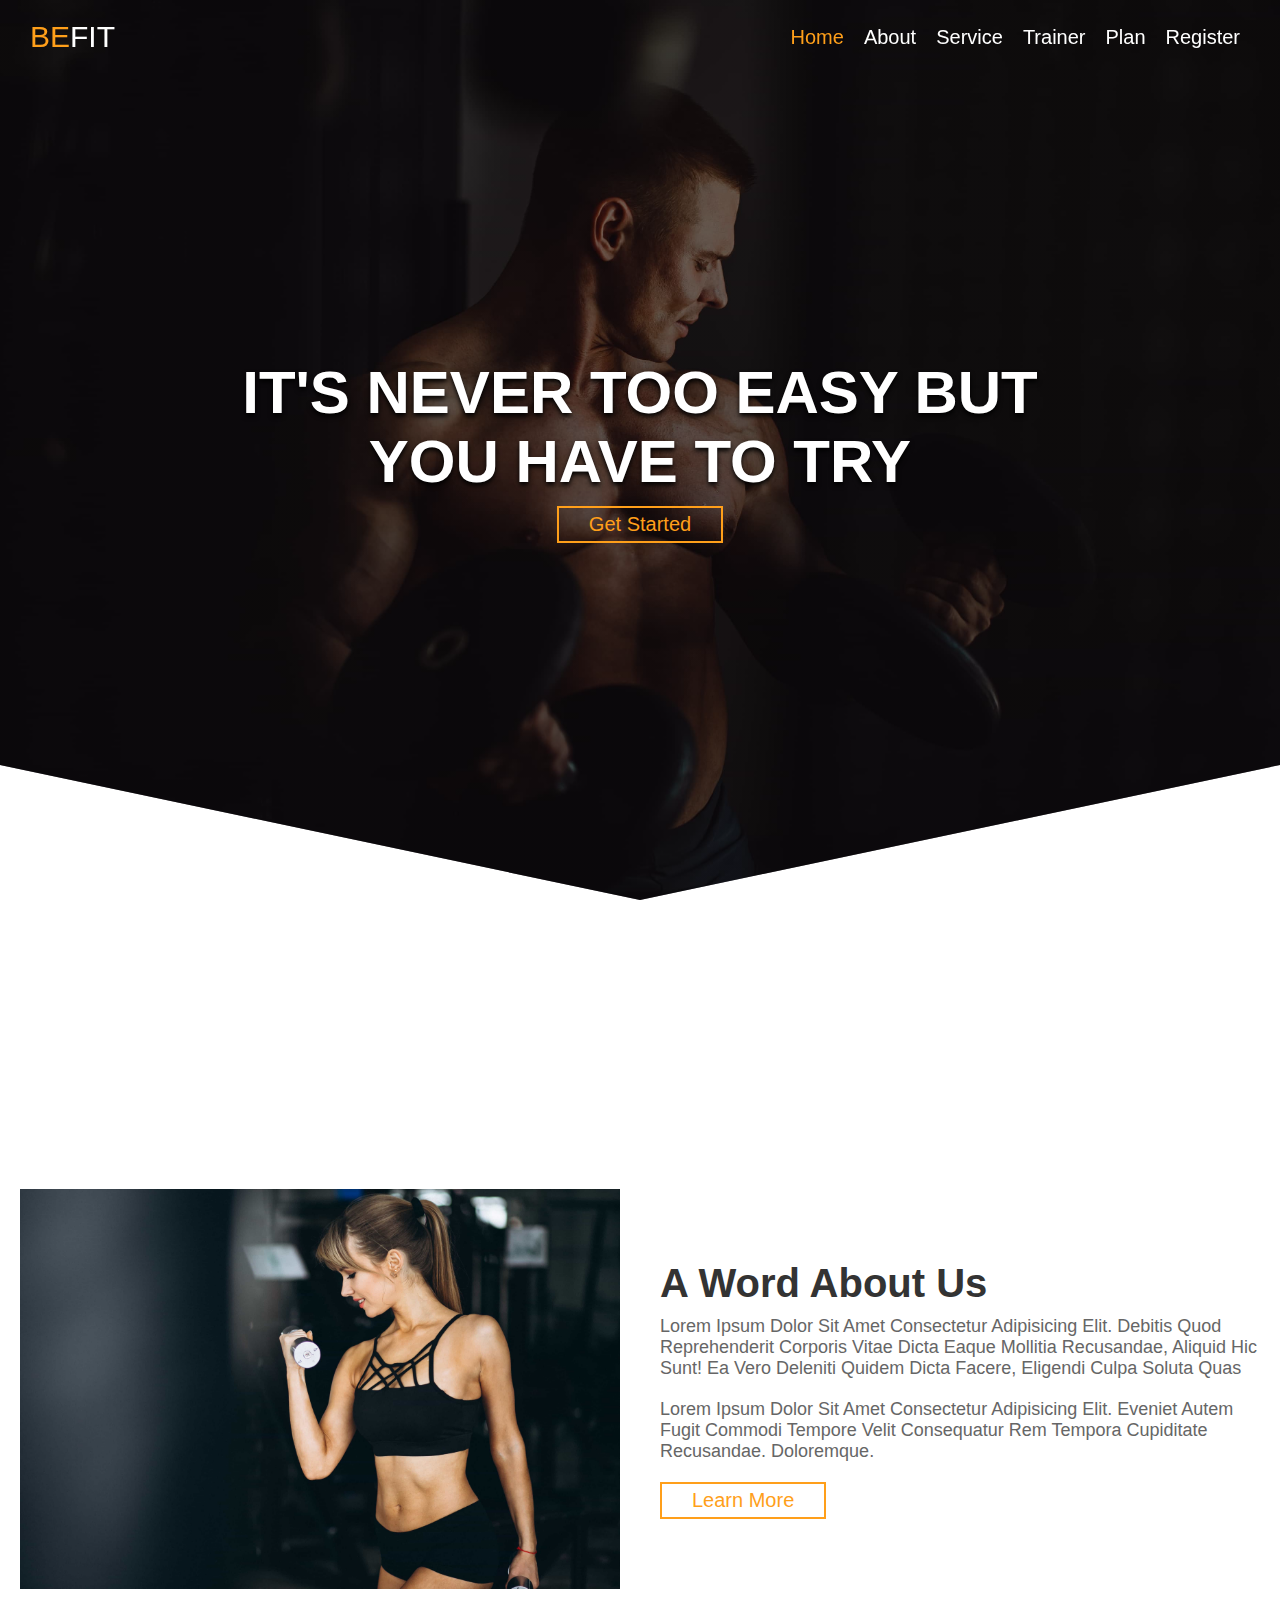
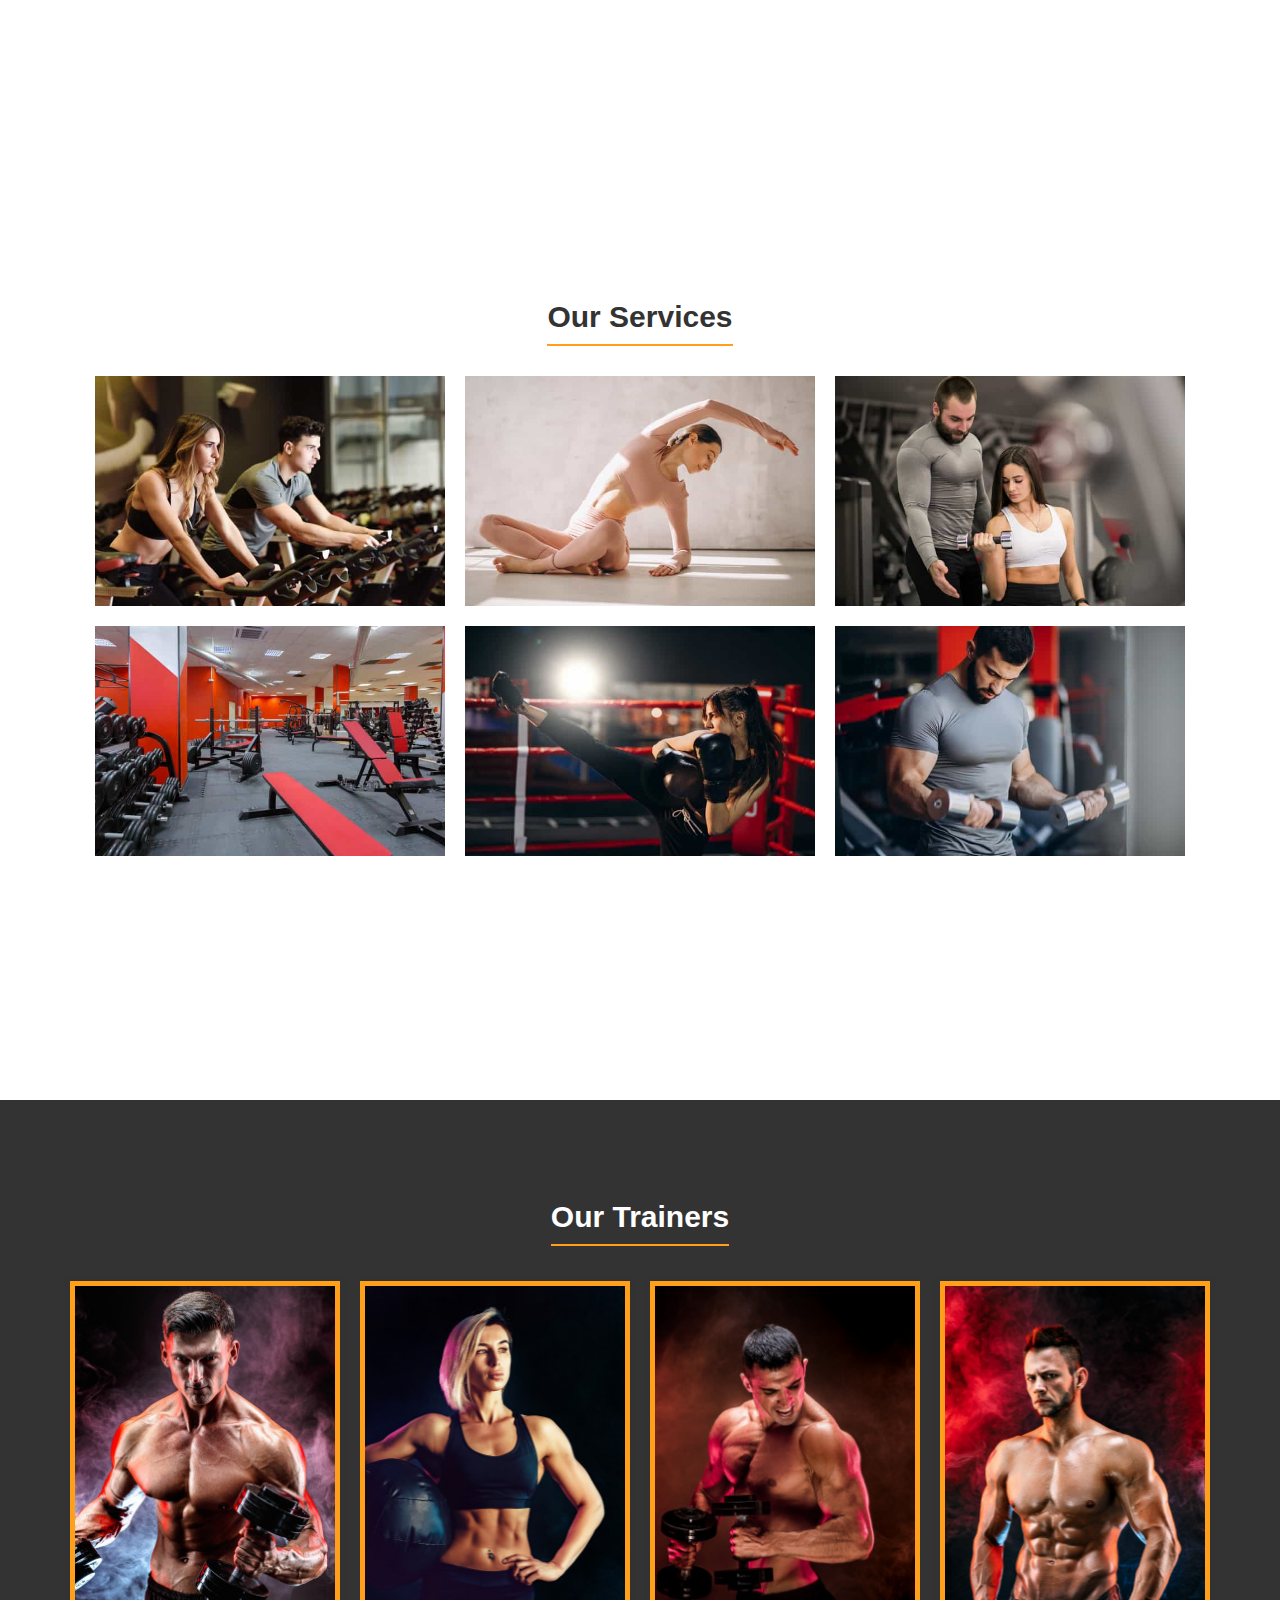
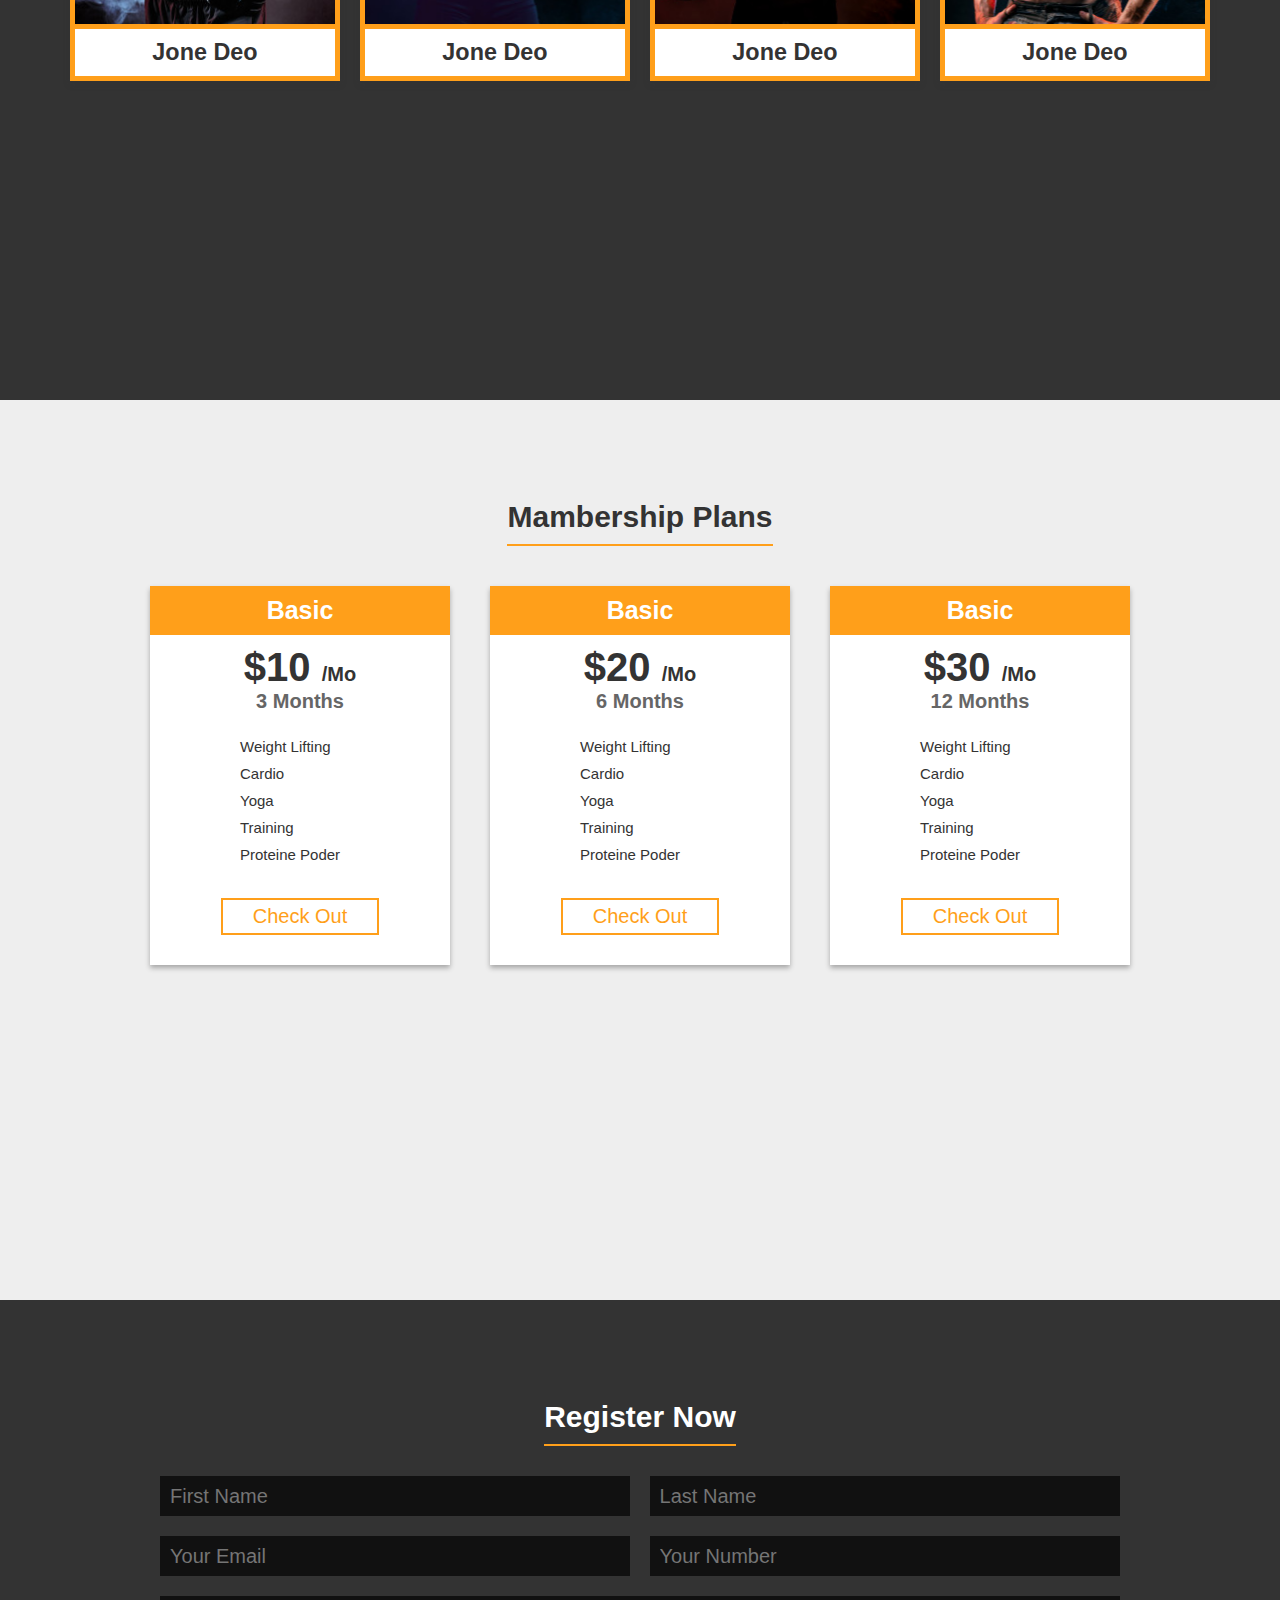
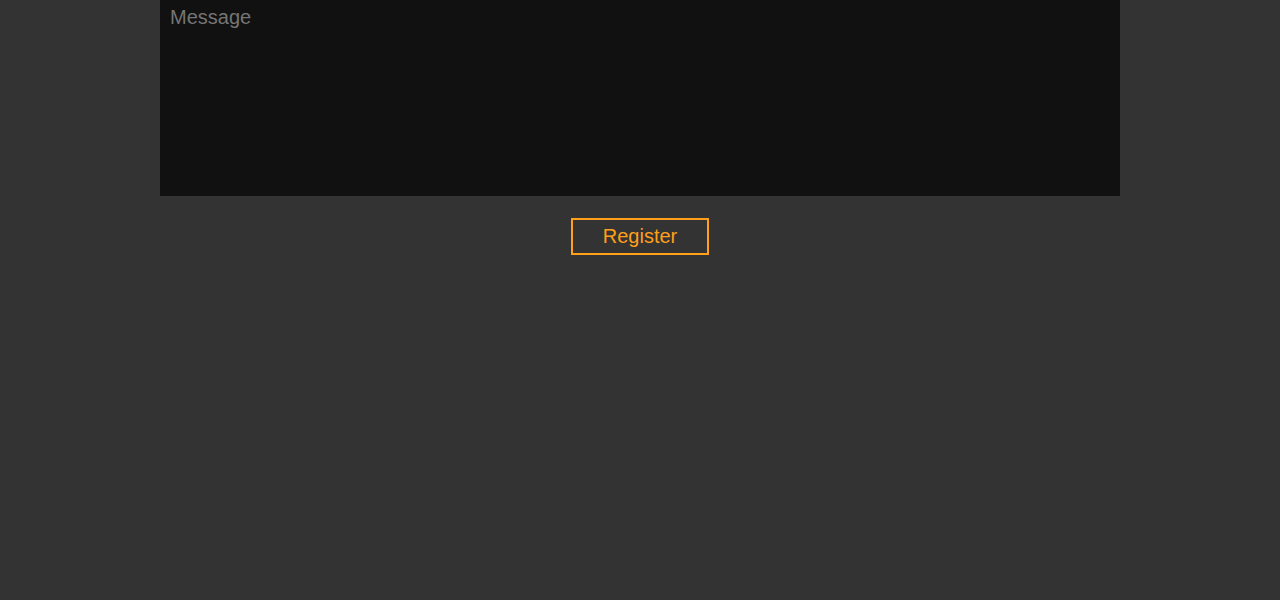
<file: BEFIT Fitness gym/index.html>
<!DOCTYPE html>
<html lang="en">
<head>
    <meta charset="UTF-8">
    <meta http-equiv="X-UA-Compatible" content="IE=edge">
    <meta name="viewport" content="width=device-width, initial-scale=1.0">
    <link rel="preconnect" href="https://fonts.gstatic.com">
    <link rel="stylesheet" href="https://cdnjs.cloudflare.com/ajax/libs/font-awesome/5.15.3/css/all.min.css" integrity="sha512-iBBXm8fW90+nuLcSKlbmrPcLa0OT92xO1BIsZ+ywDWZCvqsWgccV3gFoRBv0z+8dLJgyAHIhR35VZc2oM/gI1w==" crossorigin="anonymous" />
    <link rel="stylesheet" href="./css/style.css">
    <title>Document</title>
</head>
<body>
    <!-- header section start here  -->

    <header>
        <a href="" class="logo"><span>BE</span>FIT</a>
        <div id="menu" class ="fas fa-bars"></div>
        <nav class="navbar">
            <ul>
                <li><a class="active" href="#home">home</a></li>
                <li><a href="#about">about</a></li>
                <li><a href="#service">service</a></li>
                <li><a href="#trainer">trainer</a></li>
                <li><a href="#plan">plan</a></li>
                <li><a href="#register">register</a></li>
            </ul>
        </nav>
    </header>

    <section class="home" id="home">
        <h1>it's never too easy but <br> you have to try </h1>
        <a href="#"><button class="btn">get started</button></a>
    </section>

    <section id="about" class="about">
        <div class="row">
            <div class="image">
                <img src="./images/about.jpg" alt="">
            </div>
            <div class="content">
                <h3>a word about us</h3>
                <p>Lorem ipsum dolor sit amet consectetur adipisicing elit. Debitis quod reprehenderit corporis vitae dicta eaque mollitia recusandae, aliquid hic sunt! Ea vero deleniti quidem dicta facere, eligendi culpa soluta quas</p>
                <p>Lorem ipsum dolor sit amet consectetur adipisicing elit. Eveniet autem fugit commodi tempore velit consequatur rem tempora cupiditate recusandae. Doloremque.</p>
                <a href="#"><button class="btn">learn more</button></a>
            </div>
        </div>
    </section>

    <section id="service" class="service">
        <h1 class="heading">our services</h1>
        <div class="box-container">
            <div class="box">
                <img src="./images/img1.jpg" alt="">
                <div class="info">
                    <h3>Lorem, ipsum.</h3>
                    <p>Lorem ipsum dolor sit amet consectetur adipisicing elit. Sint, ipsum! Tempora repellendus perspiciatis illum animi dolores modi neque quia maxime eos, deserunt excepturi, earum dolorum.</p>
                    <a href="#" class="btn">more</a>
                </div>
            </div>
            <div class="box">
                <img src="./images/img2.jpg" alt="">
                <div class="info">
                    <h3>Lorem, ipsum.</h3>
                    <p>Lorem ipsum dolor sit amet consectetur adipisicing elit. Sint, ipsum! Tempora repellendus perspiciatis illum animi dolores modi neque quia maxime eos, deserunt excepturi, earum dolorum.</p>
                    <a href="#" class="btn">more</a>
                </div>
            </div>
            <div class="box">
                <img src="./images/img3.jpg" alt="">
                <div class="info">
                    <h3>Lorem, ipsum.</h3>
                    <p>Lorem ipsum dolor sit amet consectetur adipisicing elit. Sint, ipsum! Tempora repellendus perspiciatis illum animi dolores modi neque quia maxime eos, deserunt excepturi, earum dolorum.</p>
                    <a href="#" class="btn">more</a>
                </div>
            </div>
            <div class="box">
                <img src="./images/img4.jpg" alt="">
                <div class="info">
                    <h3>Lorem, ipsum.</h3>
                    <p>Lorem ipsum dolor sit amet consectetur adipisicing elit. Sint, ipsum! Tempora repellendus perspiciatis illum animi dolores modi neque quia maxime eos, deserunt excepturi, earum dolorum.</p>
                    <a href="#" class="btn">more</a>
                </div>
            </div>
            <div class="box">
                <img src="./images/img5.jpg" alt="">
                <div class="info">
                    <h3>Lorem, ipsum.</h3>
                    <p>Lorem ipsum dolor sit amet consectetur adipisicing elit. Sint, ipsum! Tempora repellendus perspiciatis illum animi dolores modi neque quia maxime eos, deserunt excepturi, earum dolorum.</p>
                    <a href="#" class="btn">more</a>
                </div>
            </div>
            <div class="box">
                <img src="./images/img6.jpg" alt="">
                <div class="info">
                    <h3>Lorem, ipsum.</h3>
                    <p>Lorem ipsum dolor sit amet consectetur adipisicing elit. Sint, ipsum! Tempora repellendus perspiciatis illum animi dolores modi neque quia maxime eos, deserunt excepturi, earum dolorum.</p>
                    <a href="#" class="btn">more</a>
                </div>
            </div>
        </div>
    </section>

    <section class="trainer" id="trainer">
        <h1 class="heading">our trainers</h1>
        <div class="box-container">

            <div class="box">
                <img src="./images/coach1.png" alt="">
                <div class="info">
                    <h3>jone deo</h3>
                </div>
                <div class="share">
                    <a href="" class="fab fa-facebook-f"></a>
                    <a href="" class="fab fa-twitter"></a>
                    <a href="" class="fab fa-instagram"></a>
                    <a href="" class="fab fa-linkedin"></a>
                </div>
            </div>

            <div class="box">
                <img src="./images/coach2.png" alt="">
                <div class="info">
                    <h3>jone deo</h3>
                </div>
                <div class="share">
                    <a href="" class="fab fa-facebook-f"></a>
                    <a href="" class="fab fa-twitter"></a>
                    <a href="" class="fab fa-instagram"></a>
                    <a href="" class="fab fa-linkedin"></a>
                </div>
            </div>

            <div class="box">
                <img src="./images/coach3.png" alt="">
                <div class="info">
                    <h3>jone deo</h3>
                </div>
                <div class="share">
                    <a href="" class="fab fa-facebook-f"></a>
                    <a href="" class="fab fa-twitter"></a>
                    <a href="" class="fab fa-instagram"></a>
                    <a href="" class="fab fa-linkedin"></a>
                </div>
            </div>

            <div class="box">
                <img src="./images/coach4.png" alt="">
                <div class="info">
                    <h3>jone deo</h3>
                </div>
                <div class="share">
                    <a href="" class="fab fa-facebook-f"></a>
                    <a href="" class="fab fa-twitter"></a>
                    <a href="" class="fab fa-instagram"></a>
                    <a href="" class="fab fa-linkedin"></a>
                </div>
            </div>

        </div>
    </section>

    <section class="plan" id="plan">

        <h1 class="heading">mambership plans</h1>
        <div class="box-container">
            <div class="box">
                <h3 class="title">basic</h3>
                <h3 class="price">$10 <span>/mo</span></h3>
                <h3 class="month">3 months</h3>
                <ul>
                    <li><i class="fas fa-check"></i>weight lifting</li>
                    <li><i class="fas fa-check"></i>cardio</li>
                    <li><i class="fas fa-check"></i>yoga</li>
                    <li><i class="fas fa-check"></i>training</li>
                    <li><i class="fas fa-check"></i>proteine poder</li>
                </ul>
                <a href=""><button class="btn">check out</button></a>
            </div>

            <div class="box">
                <h3 class="title">basic</h3>
                <h3 class="price">$20 <span>/mo</span></h3>
                <h3 class="month">6 months</h3>
                <ul>
                    <li><i class="fas fa-check"></i>weight lifting</li>
                    <li><i class="fas fa-check"></i>cardio</li>
                    <li><i class="fas fa-check"></i>yoga</li>
                    <li><i class="fas fa-check"></i>training</li>
                    <li><i class="fas fa-check"></i>proteine poder</li>
                </ul>
                <a href=""><button class="btn">check out</button></a>
            </div>

            <div class="box">
                <h3 class="title">basic</h3>
                <h3 class="price">$30 <span>/mo</span></h3>
                <h3 class="month">12 months</h3>
                <ul>
                    <li><i class="fas fa-check"></i>weight lifting</li>
                    <li><i class="fas fa-check"></i>cardio</li>
                    <li><i class="fas fa-check"></i>yoga</li>
                    <li><i class="fas fa-check"></i>training</li>
                    <li><i class="fas fa-check"></i>proteine poder</li>
                </ul>
                <a href=""><button class="btn">check out</button></a>
            </div>
        </div>

    </section>

    <section class="register" id="register">

        <h1 class="heading">register now</h1>
        <form action="">
            <div class="inputBox">
                <input type="text" placeholder="first name">
                <input type="text" placeholder="last name">
            </div>
            <div class="inputBox">
                <input type="email" placeholder="your email">
                <input type="number" placeholder="your number">
            </div>
            <textarea name="" id="" cols="30" rows="10" placeholder="message"></textarea>
            
            <input type="submit" class="btn" value="register">
        </form>
    </section>

    <script src="https://cdnjs.cloudflare.com/ajax/libs/jquery/3.6.0/jquery.min.js" integrity="sha512-894YE6QWD5I59HgZOGReFYm4dnWc1Qt5NtvYSaNcOP+u1T9qYdvdihz0PPSiiqn/+/3e7Jo4EaG7TubfWGUrMQ==" crossorigin="anonymous"></script>
    <script src="./js/script.js"></script>
</body>
</html>
</file>
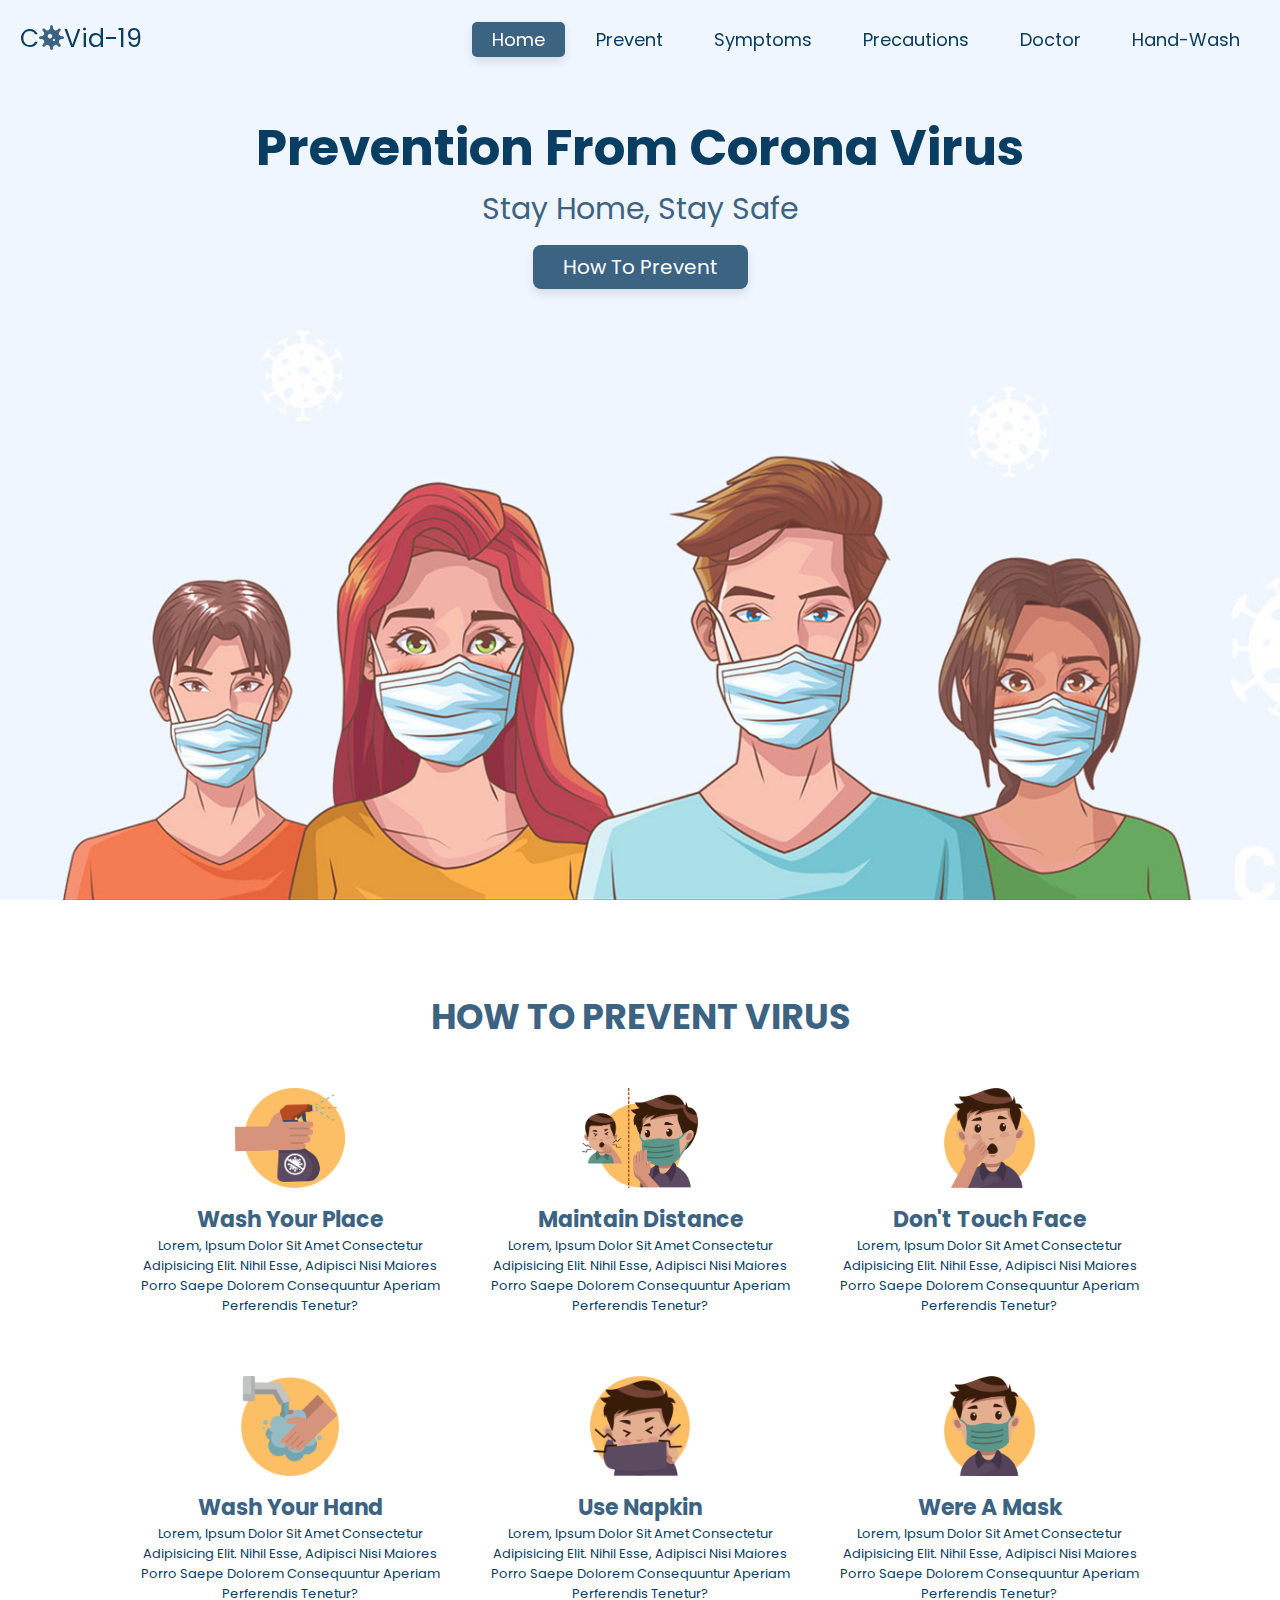
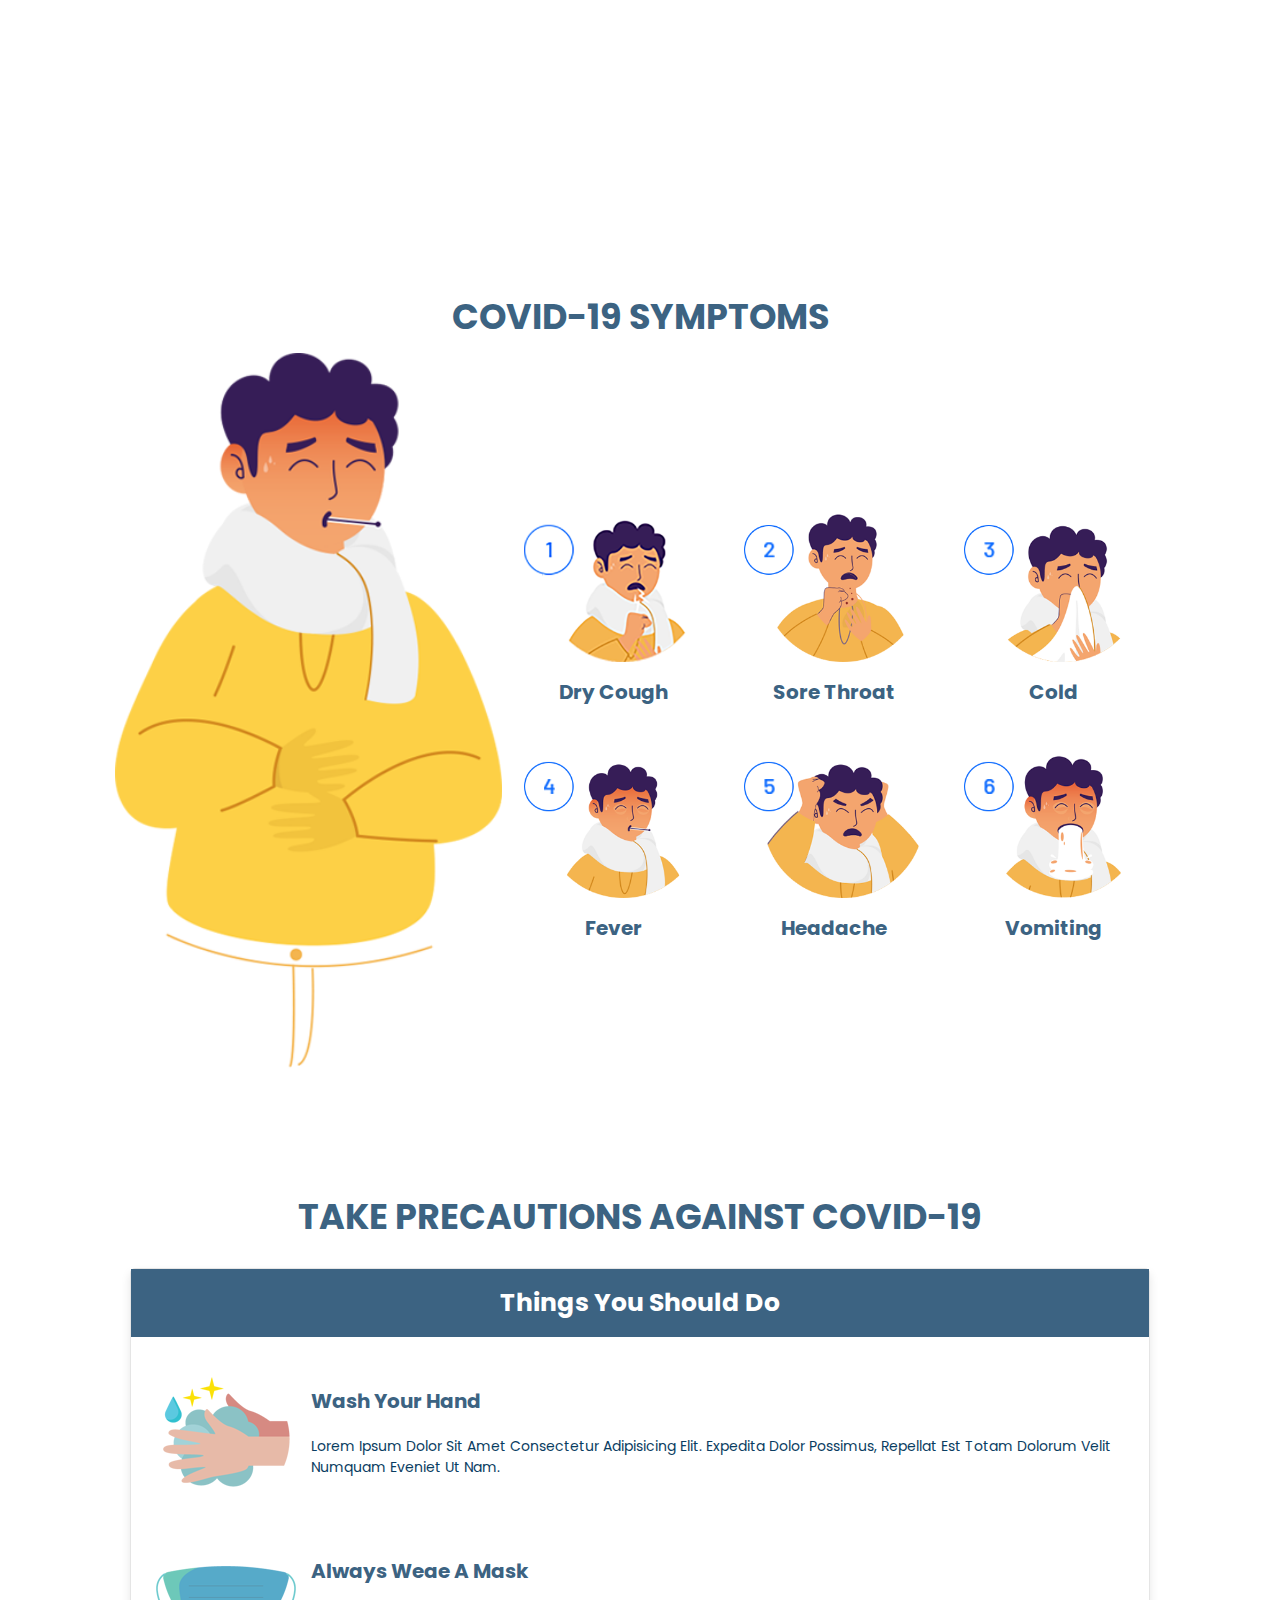
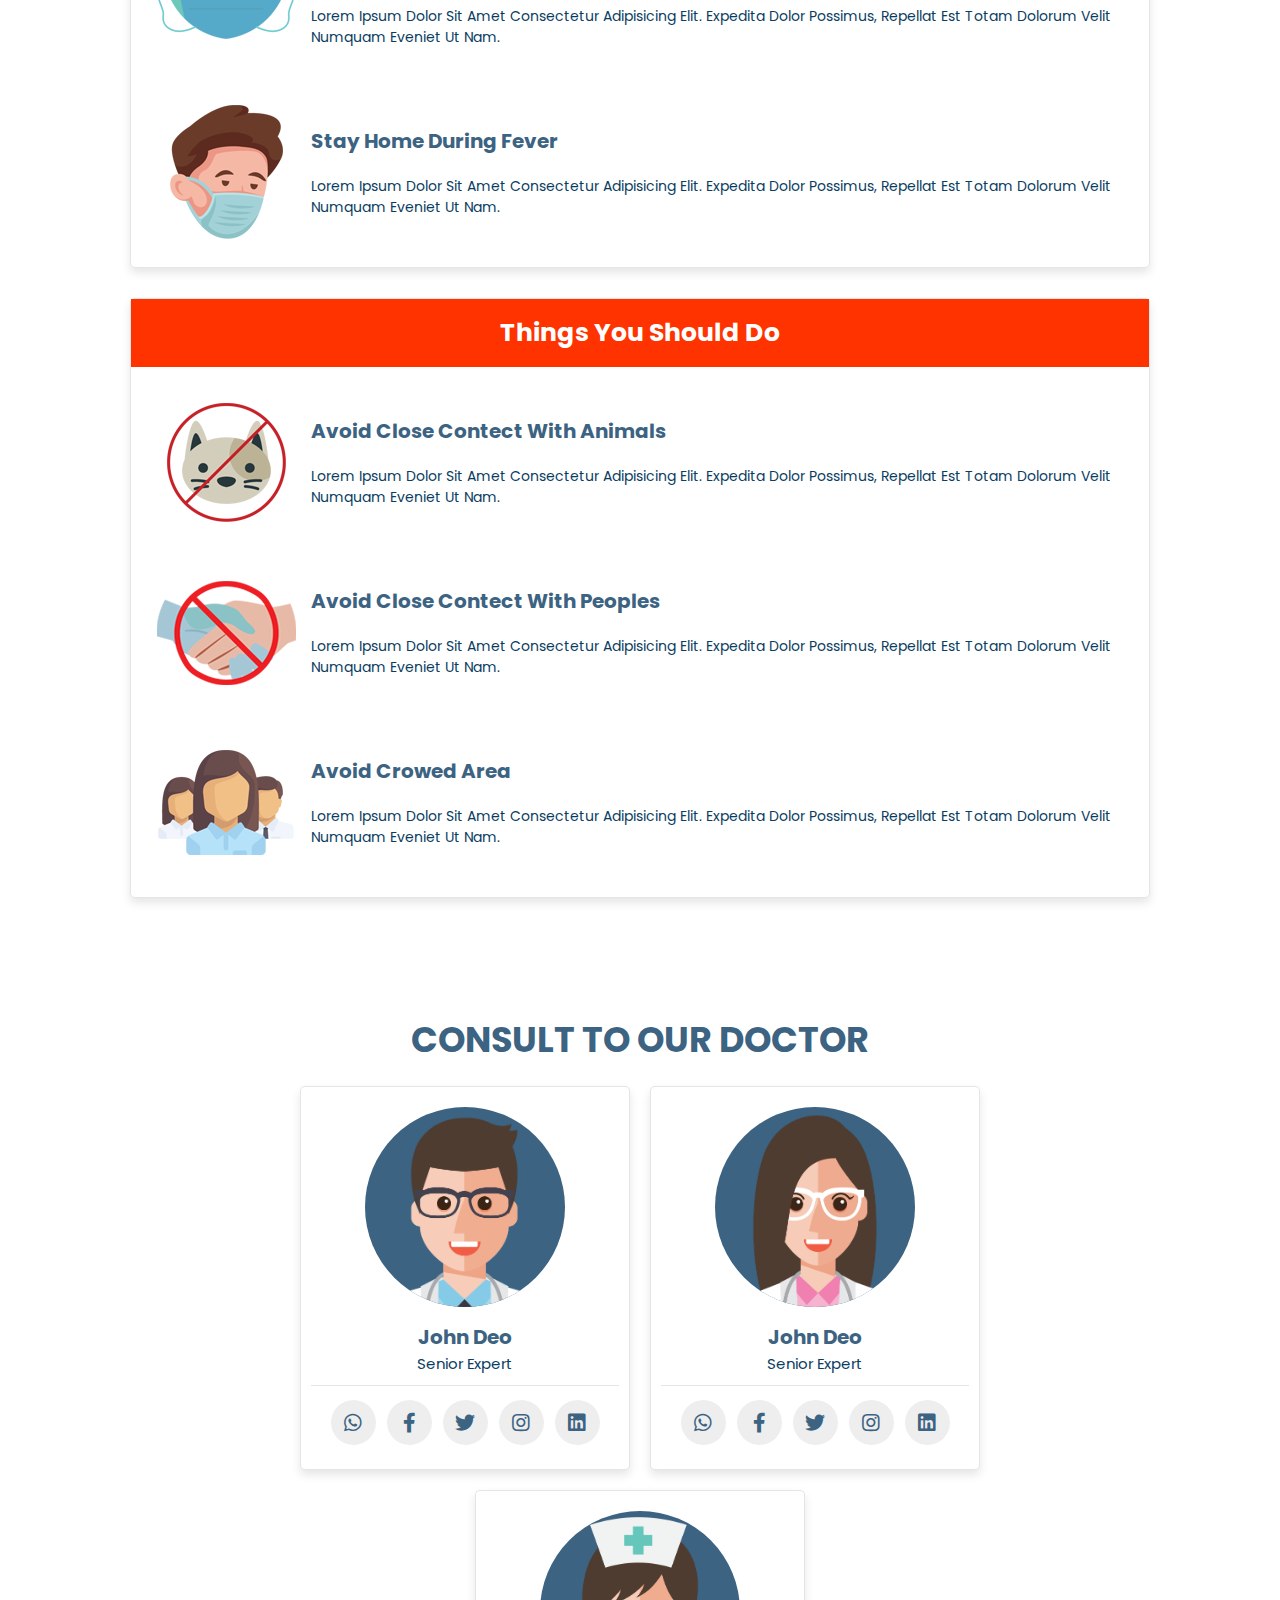
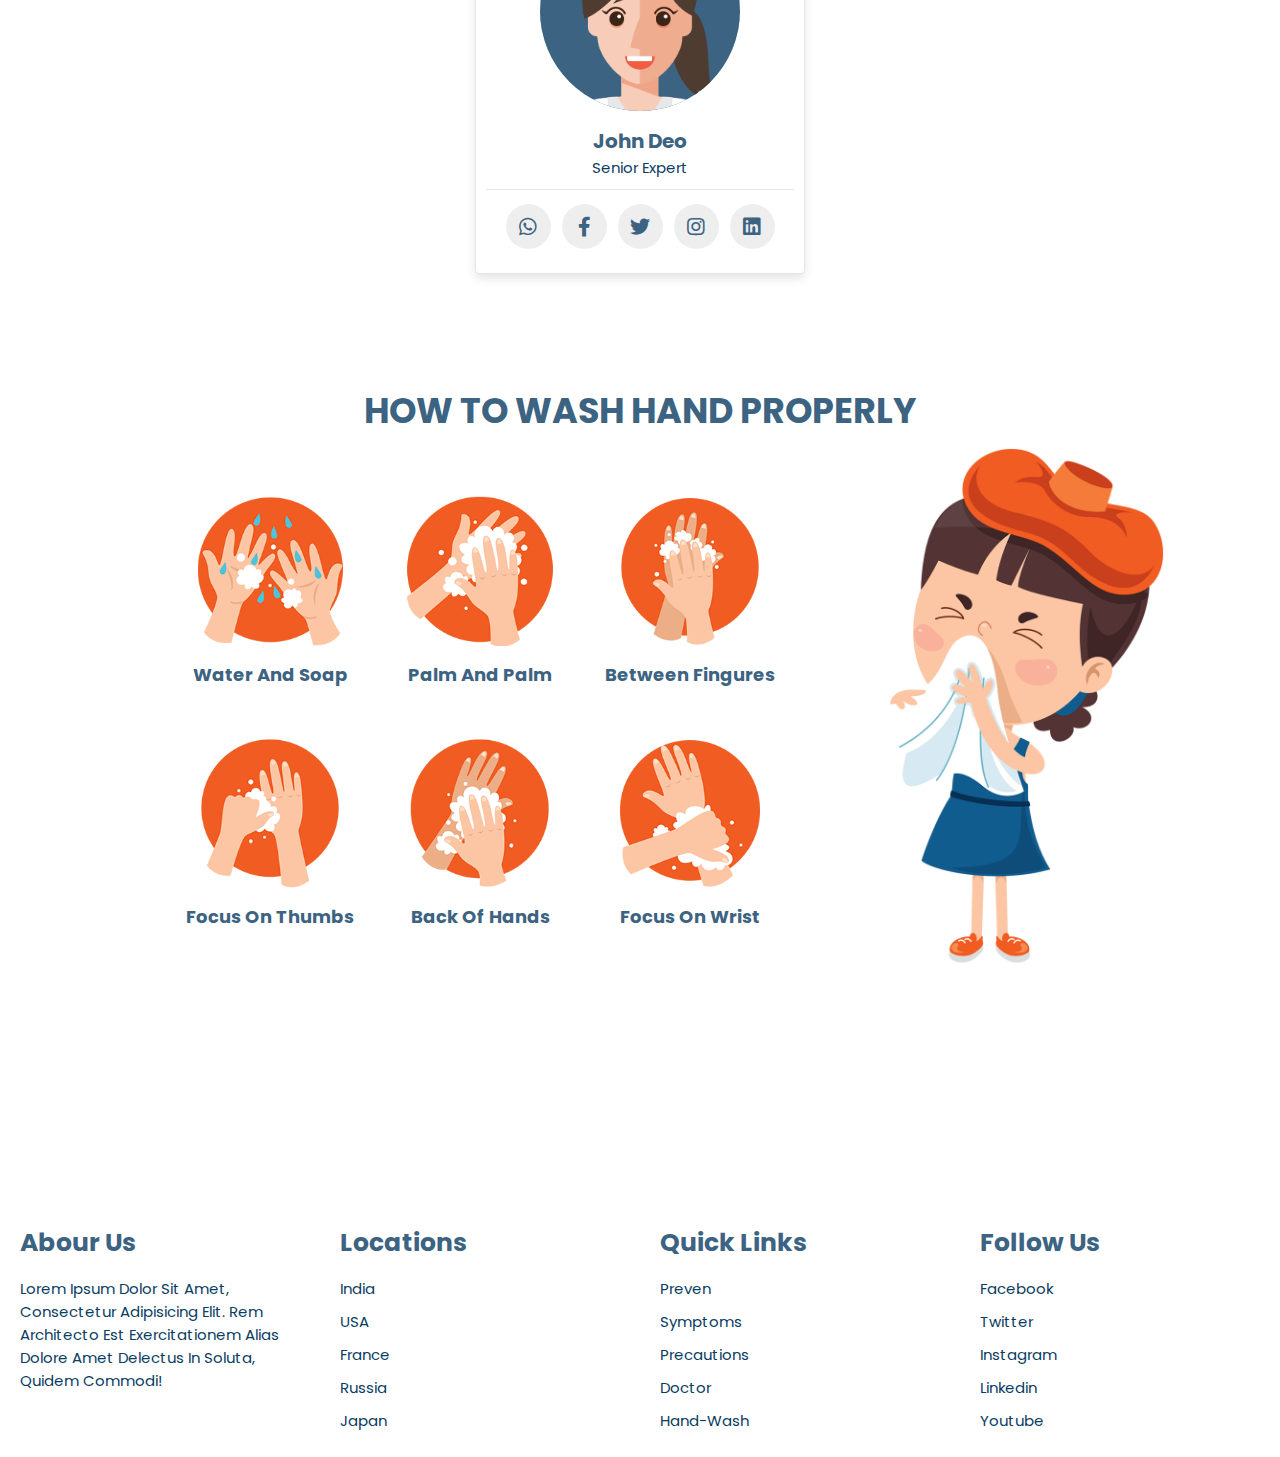
<file: covid-19 website/index.html>
<!DOCTYPE html>
<html lang="en">

<head>
    <meta charset="UTF-8">
    <meta http-equiv="X-UA-Compatible" content="IE=edge">
    <meta name="viewport" content="width=device-width, initial-scale=1.0">
    <title>Document</title>
    <link rel="stylesheet" href="./css/style.css">
    <link rel="stylesheet" href="https://cdnjs.cloudflare.com/ajax/libs/font-awesome/5.15.3/css/all.min.css" />
    <link href="https://fonts.googleapis.com/css2?family=Poppins:wght@300&display=swap" rel="stylesheet">
</head>

<body>

    <header>

        <a href="#" class="logo">c<span class="fas fa-virus"></span>vid-19</a>

        <div id="menu" class="fas fa-bars"></div>

        <nav class="navbar">
            <a class="active" href="#home">home</a>
            <a href="#prevent">prevent</a>
            <a href="#symptoms">symptoms</a>
            <a href="#precautions">precautions</a>
            <a href="#doctor">doctor</a>
            <a href="#hand-wash">hand-wash</a>
        </nav>
    </header>


    <section id="home" class="home">
        <div class="content">
            <h1>Prevention from corona Virus</h1>
            <h3>stay home, stay safe</h3>
            <a href="#" class="btn">how to prevent</a>
        </div>
    </section>

    <section id="prevent" class="prevent">

        <h1 class="heading">how to prevent virus</h1>

        <div class="box-container">
            <div class="box">
                <img src="./images/pre-1.png" alt="">
                <h3>wash your place</h3>
                <p>Lorem, ipsum dolor sit amet consectetur adipisicing elit. Nihil esse, adipisci nisi maiores porro saepe dolorem consequuntur aperiam perferendis tenetur?</p>
            </div>

            <div class="box">
                <img src="./images/pre-2.png" alt="">
                <h3>maintain distance</h3>
                <p>Lorem, ipsum dolor sit amet consectetur adipisicing elit. Nihil esse, adipisci nisi maiores porro saepe dolorem consequuntur aperiam perferendis tenetur?</p>
            </div>

            <div class="box">
                <img src="./images/pre-3.png" alt="">
                <h3>don't touch face</h3>
                <p>Lorem, ipsum dolor sit amet consectetur adipisicing elit. Nihil esse, adipisci nisi maiores porro saepe dolorem consequuntur aperiam perferendis tenetur?</p>
            </div>

            <div class="box">
                <img src="./images/pre-4.png" alt="">
                <h3>wash your hand</h3>
                <p>Lorem, ipsum dolor sit amet consectetur adipisicing elit. Nihil esse, adipisci nisi maiores porro saepe dolorem consequuntur aperiam perferendis tenetur?</p>
            </div>

            <div class="box">
                <img src="./images/pre-5.png" alt="">
                <h3>use napkin</h3>
                <p>Lorem, ipsum dolor sit amet consectetur adipisicing elit. Nihil esse, adipisci nisi maiores porro saepe dolorem consequuntur aperiam perferendis tenetur?</p>
            </div>

            <div class="box">
                <img src="./images/pre-6.png" alt="">
                <h3>were a mask</h3>
                <p>Lorem, ipsum dolor sit amet consectetur adipisicing elit. Nihil esse, adipisci nisi maiores porro saepe dolorem consequuntur aperiam perferendis tenetur?</p>
            </div>

        </div>

    </section>


    <section id="symptoms" class="symptoms">
         
        <h1 class="heading">covid-19 symptoms</h1>

        <div class="column">

            <div class="main-image">
                <img src="./images/main-symp-img.png" alt="">
            </div>

            <div class="box-container">
                <div class="box">
                    <img src="./images/symp-a.png" alt="">
                    <h3>dry cough</h3>
                </div>

                <div class="box">
                    <img src="./images/symp-b.png" alt="">
                    <h3>sore throat</h3>
                </div>

                <div class="box">
                    <img src="./images/symp-c.png" alt="">
                    <h3>cold</h3>
                </div>

                <div class="box">
                    <img src="./images/symp-d.png" alt="">
                    <h3>fever</h3>
                </div>

                <div class="box">
                    <img src="./images/symp-e.png" alt="">
                    <h3>headache</h3>
                </div>

                <div class="box">
                    <img src="./images/symp-f.png" alt="">
                    <h3>vomiting</h3>
                </div>
            </div>

        </div>

    </section>


    <section id="precautions" class="precautions">

        <h1 class="heading">take precautions against covid-19</h1>

        <div class="column">
            <div class="box-container">
            
                <h3 class="title">things you should do</h3>
                
                <div class="box">
                    <img src="./images/do-img1.png" alt="">
                    <div class="info">
                        <h3>wash your hand</h3>
                        <p>Lorem ipsum dolor sit amet consectetur adipisicing elit. Expedita dolor possimus, repellat est totam dolorum velit numquam eveniet ut nam.</p>
                    </div>
                </div>

                <div class="box">
                    <img src="./images/do-img2.png" alt="">
                    <div class="info">
                        <h3>always weae a mask</h3>
                        <p>Lorem ipsum dolor sit amet consectetur adipisicing elit. Expedita dolor possimus, repellat est totam dolorum velit numquam eveniet ut nam.</p>
                    </div>
                </div>

                <div class="box">
                    <img src="./images/do-img3.png" alt="">
                    <div class="info">
                        <h3>stay home during fever</h3>
                        <p>Lorem ipsum dolor sit amet consectetur adipisicing elit. Expedita dolor possimus, repellat est totam dolorum velit numquam eveniet ut nam.</p>
                    </div>
                </div>

            </div>

            <div class="box-container">
            
                <h3 class="title">things you should do</h3>
                
                <div class="box">
                    <img src="./images/dont-img1.png" alt="">
                    <div class="info">
                        <h3>avoid close contect with animals</h3>
                        <p>Lorem ipsum dolor sit amet consectetur adipisicing elit. Expedita dolor possimus, repellat est totam dolorum velit numquam eveniet ut nam.</p>
                    </div>
                </div>

                <div class="box">
                    <img src="./images/dont-img2.png" alt="">
                    <div class="info">
                        <h3>avoid close contect with peoples</h3>
                        <p>Lorem ipsum dolor sit amet consectetur adipisicing elit. Expedita dolor possimus, repellat est totam dolorum velit numquam eveniet ut nam.</p>
                    </div>
                </div>

                <div class="box">
                    <img src="./images/dont-img3.png" alt="">
                    <div class="info">
                        <h3>avoid crowed area</h3>
                        <p>Lorem ipsum dolor sit amet consectetur adipisicing elit. Expedita dolor possimus, repellat est totam dolorum velit numquam eveniet ut nam.</p>
                    </div>
                </div>

            </div>
        </div>

    </section>


    <section id="doctor" class="doctor">

        <h1 class="heading">consult to our doctor</h1>

        <div class="box-container">

            <div class="box">
                <img src="./images/doc1.png" alt="">
                <h3>John deo</h3>
                <span>senior expert</span>
                <div class="share">
                    <a href="#" class="fab fa-whatsapp"></a>
                    <a href="#" class="fab fa-facebook-f"></a>
                    <a href="#" class="fab fa-twitter"></a>
                    <a href="#" class="fab fa-instagram"></a>
                    <a href="#" class="fab fa-linkedin"></a>
                </div>
            </div>

            <div class="box">
                <img src="./images/doc2.png" alt="">
                <h3>John deo</h3>
                <span>senior expert</span>
                <div class="share">
                    <a href="#" class="fab fa-whatsapp"></a>
                    <a href="#" class="fab fa-facebook-f"></a>
                    <a href="#" class="fab fa-twitter"></a>
                    <a href="#" class="fab fa-instagram"></a>
                    <a href="#" class="fab fa-linkedin"></a>
                </div>
            </div>

            <div class="box">
                <img src="./images/doc3.png" alt="">
                <h3>John deo</h3>
                <span>senior expert</span>
                <div class="share">
                    <a href="#" class="fab fa-whatsapp"></a>
                    <a href="#" class="fab fa-facebook-f"></a>
                    <a href="#" class="fab fa-twitter"></a>
                    <a href="#" class="fab fa-instagram"></a>
                    <a href="#" class="fab fa-linkedin"></a>
                </div>
            </div>

        </div>

    </section>


    <section id="hand-wash" class="hand-wash">

        <h1 class="heading">
            how to wash hand properly
        </h1>

        <div class="column">
            <div class="box-container">
                <div class="box">
                    <img src="./images/wash-a.png" alt="">
                    <h3>water and soap</h3>
                </div>

                <div class="box">
                    <img src="./images/wash-b.png" alt="">
                    <h3>palm and palm</h3>
                </div>

                <div class="box">
                    <img src="./images/wash-c.png" alt="">
                    <h3>Between Fingures</h3>
                </div>

                <div class="box">
                    <img src="./images/wash-d.png" alt="">
                    <h3>Focus on Thumbs</h3>
                </div>

                <div class="box">
                    <img src="./images/wash-e.png" alt="">
                    <h3>Back of Hands</h3>
                </div>

                <div class="box">
                    <img src="./images/wash-f.png" alt="">
                    <h3>Focus on wrist</h3>
                </div>

            </div>

            <div class="main-image">
                <img src="./images/main-wash-img.png" alt="">
            </div>
        </div>

    </section>

    <div class="footer">
        <div class="box-container">
            <div class="box">
                <h3>abour us</h3>
                <p>Lorem ipsum dolor sit amet, consectetur adipisicing elit. Rem architecto est exercitationem alias dolore amet delectus in soluta, quidem commodi!</p>
            </div>

            <div class="box">
                <h3>locations</h3>
                <a href="#">india</a>
                <a href="#">USA</a>
                <a href="#">france</a>
                <a href="#">russia</a>
                <a href="#">japan</a>
            </div>

            <div class="box">
                <h3>quick links</h3>
                <a href="#">preven</a>
                <a href="#">symptoms</a>
                <a href="#">precautions</a>
                <a href="#">doctor</a>
                <a href="#">hand-wash</a>
            </div>

            <div class="box">
                <h3>follow us</h3>
                <a href="#">facebook</a>
                <a href="#">twitter</a>
                <a href="#">instagram</a>
                <a href="#">linkedin</a>
                <a href="#">youtube</a>
            </div>
        </div>
    </div>

    <script src="https://cdnjs.cloudflare.com/ajax/libs/jquery/3.6.0/jquery.min.js"></script>
    <script src="./js/script.js"></script>

</body>

</html>
</file>
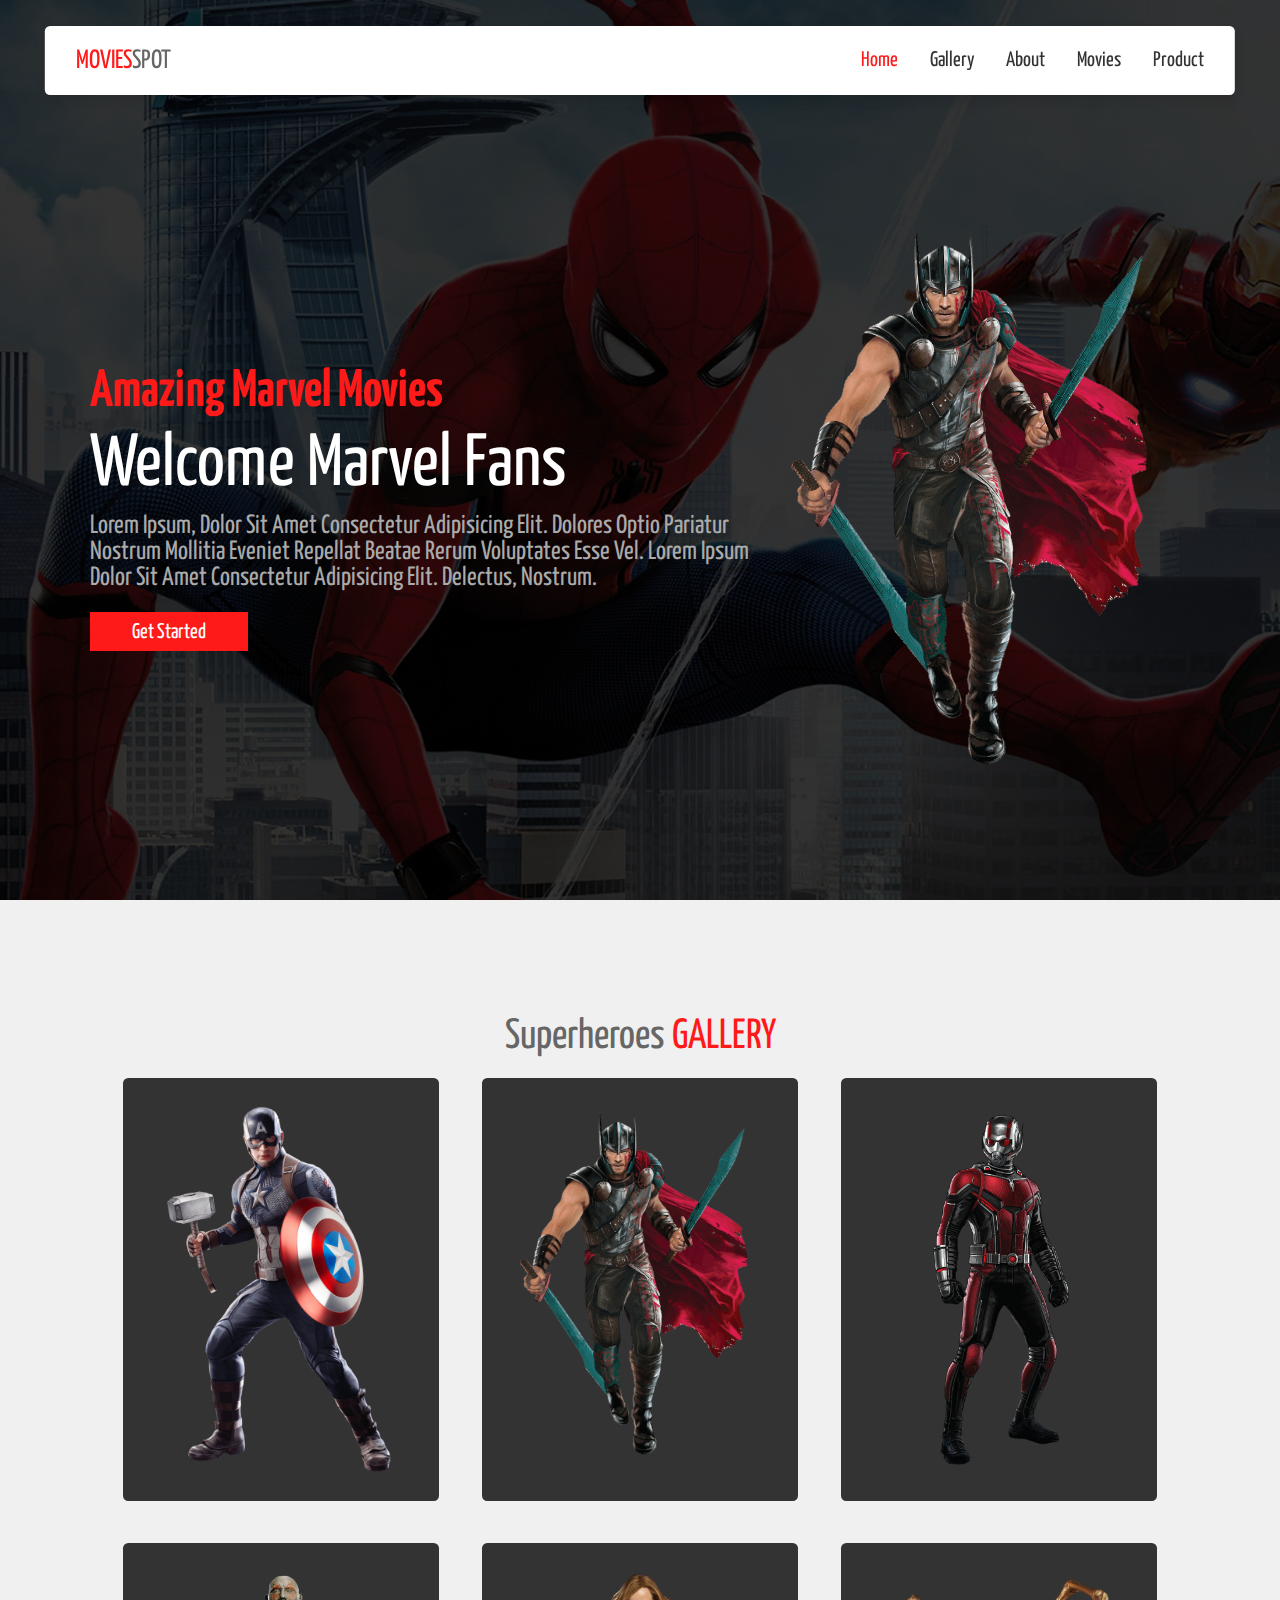
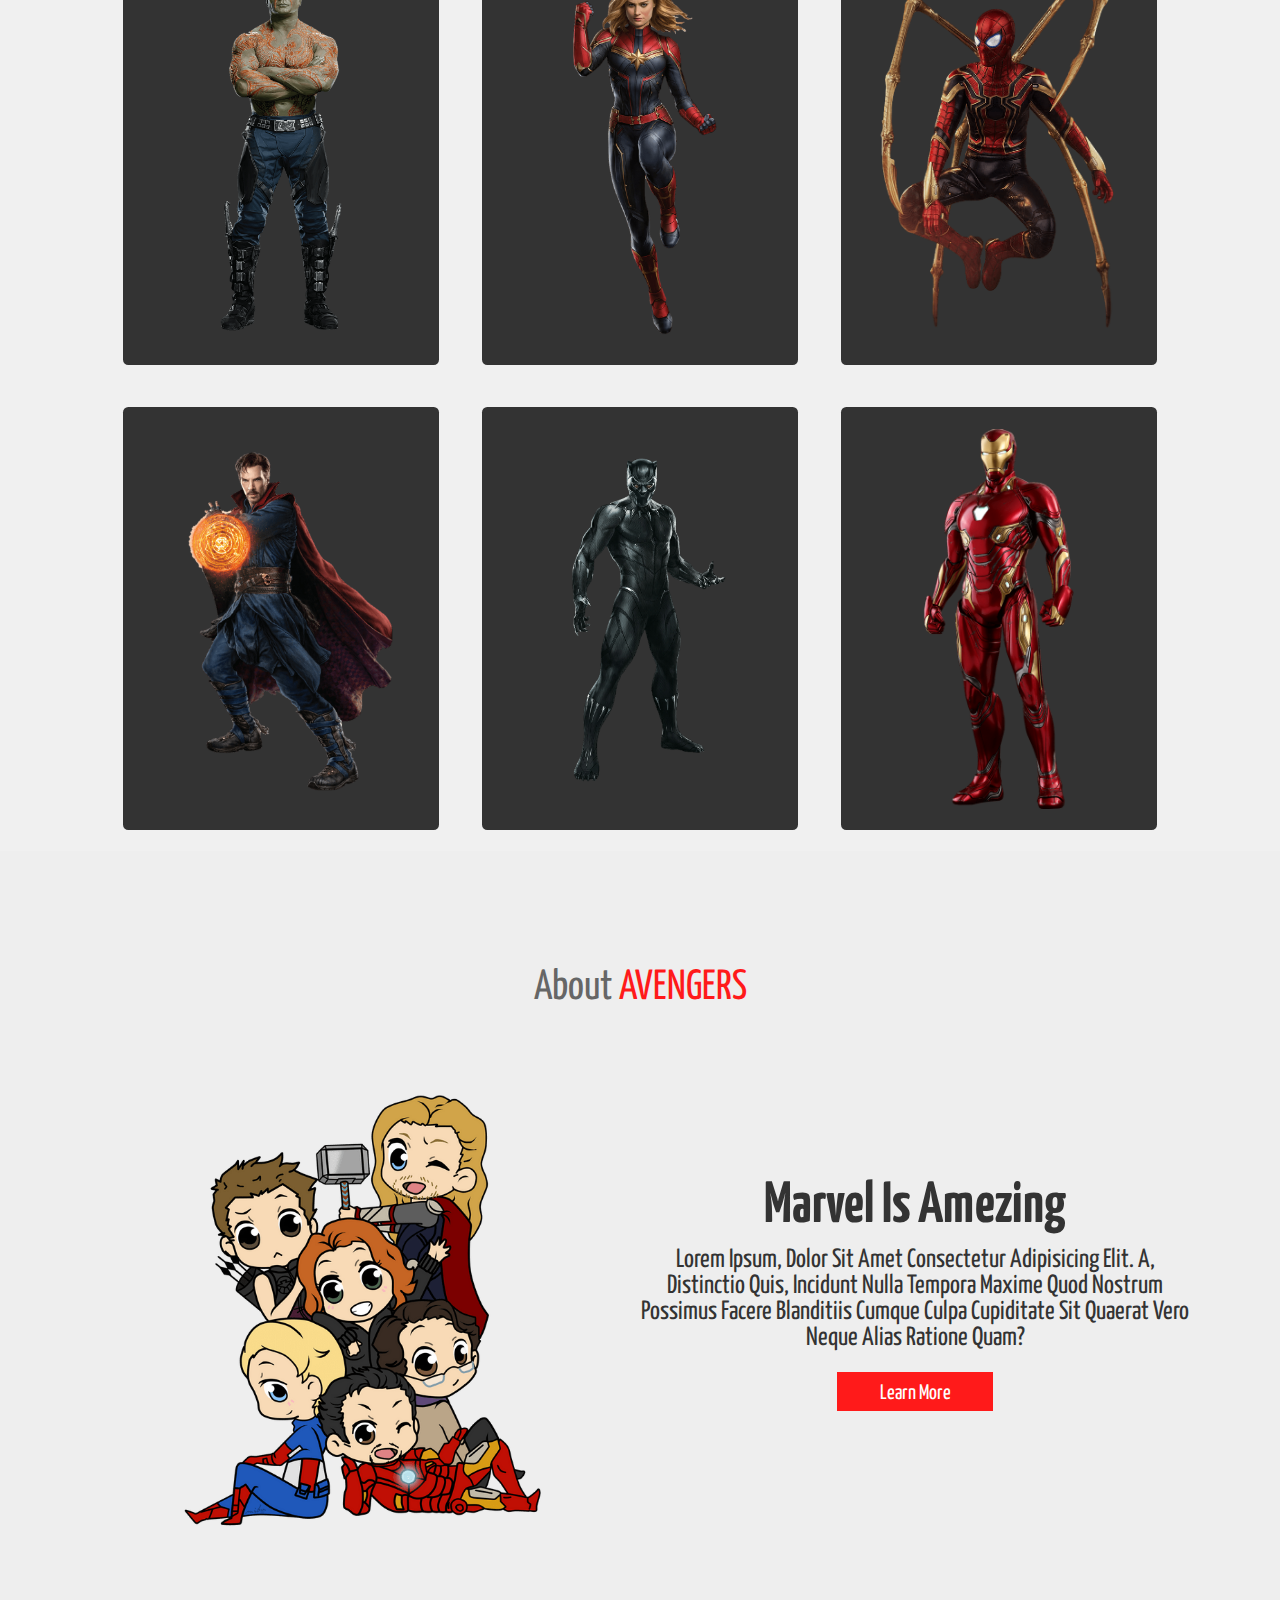
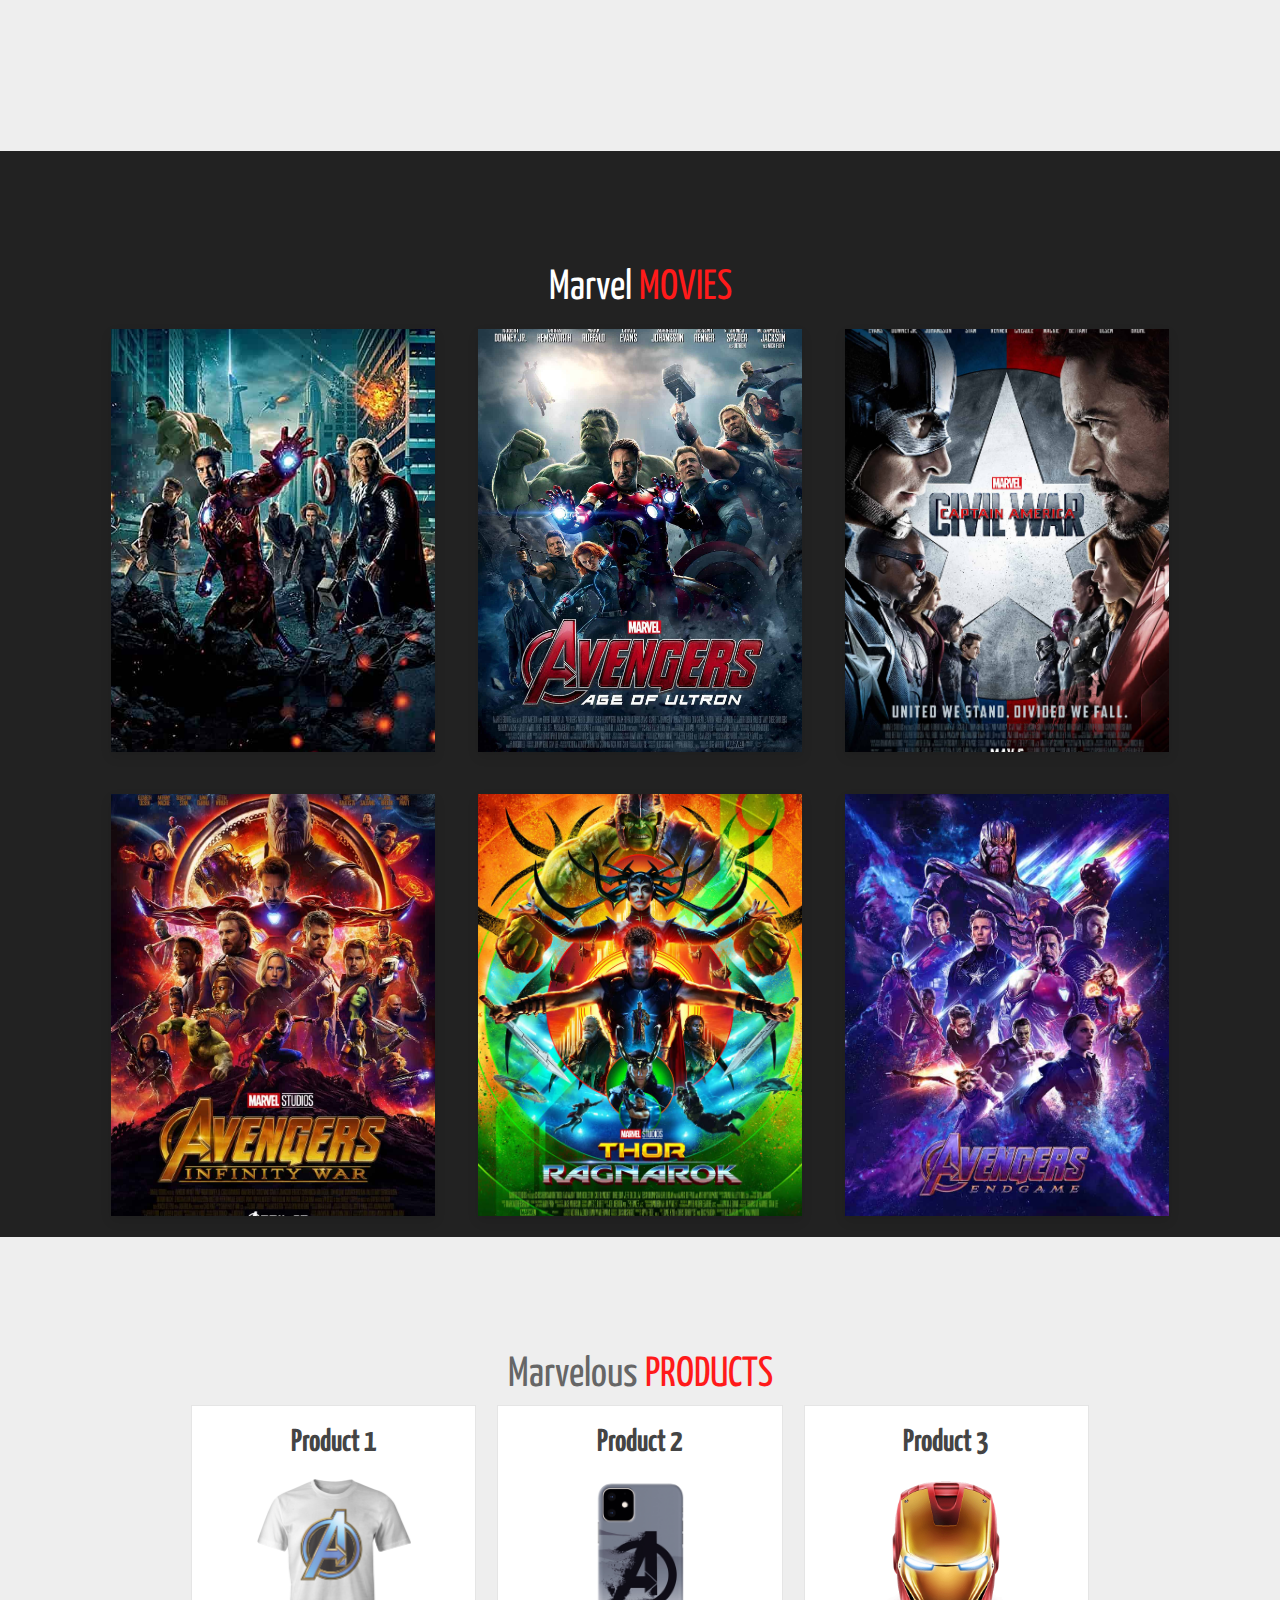
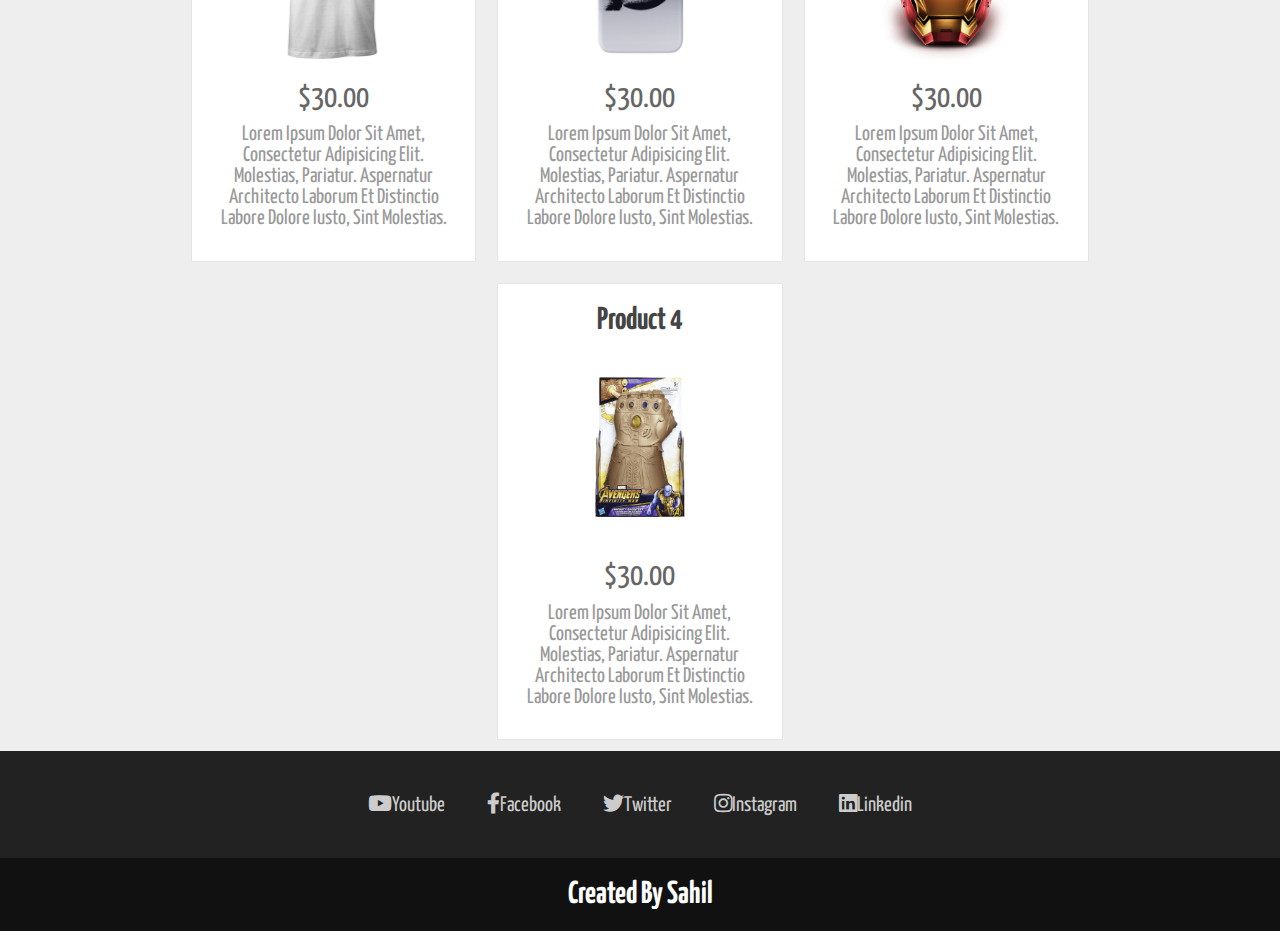
<file: Marvel Cinematic Universe/index.html>
<!DOCTYPE html>
<html lang="en">

<head>
    <meta charset="UTF-8">
    <meta http-equiv="X-UA-Compatible" content="IE=edge">
    <meta name="viewport" content="width=device-width, initial-scale=1.0">
    <title>Document</title>
    <link rel="stylesheet" href="https://cdnjs.cloudflare.com/ajax/libs/font-awesome/5.15.3/css/all.min.css">
    <link rel="stylesheet" href="./css/style.css">
</head>

<body>

    <header>
        <a href="" class="logo"><span>MOVIES</span>SPOT</a>

        <div id="menu" class="fas fa-bars"></div>

        <nav class="navbar">
            <ul>
                <li><a class="active" href="#home">home</a></li>
                <li><a href="#gallery">gallery</a></li>
                <li><a href="#about">about</a></li>
                <li><a href="#movies">movies</a></li>
                <li><a href="#product">product</a></li>
            </ul>
        </nav>
    </header>

    <section id="home" class="home">

        <div class="content">
            <h3>amazing marvel movies</h3>
            <h1>welcome marvel fans</h1>
            <p>Lorem ipsum, dolor sit amet consectetur adipisicing elit. Dolores optio pariatur nostrum mollitia eveniet repellat beatae rerum voluptates esse vel. Lorem ipsum dolor sit amet consectetur adipisicing elit. Delectus, nostrum.</p>
            <a href="" class="btn">get started</a>
        </div>

        <div class="image">
            <img src="./images/img2-min.png" alt="">
        </div>

    </section>


    <section id="gallery" class="gallery">
        <h1 class="heading"> <span>superheroes</span> gallery </h1>

        <div class="box-container">
            <div class="box">
                <img src="./images/img1-min.png" alt="">
                <div class="info">
                    <h3>captain america</h3>
                    <p>Lorem ipsum dolor sit amet consectetur adipisicing elit. Placeat, amet.</p>
                    <a href="#" class="btn">learn more</a>
                </div>
            </div>

            <div class="box">
                <img src="./images/img2-min.png" alt="">
                <div class="info">
                    <h3>thor</h3>
                    <p>Lorem ipsum dolor sit amet consectetur adipisicing elit. Placeat, amet.</p>
                    <a href="#" class="btn">learn more</a>
                </div>
            </div>

            <div class="box">
                <img src="./images/img3-min.png" alt="">
                <div class="info">
                    <h3>ant-man</h3>
                    <p>Lorem ipsum dolor sit amet consectetur adipisicing elit. Placeat, amet.</p>
                    <a href="#" class="btn">learn more</a>
                </div>
            </div>

            <div class="box">
                <img src="./images/img4-min.png" alt="">
                <div class="info">
                    <h3>drax</h3>
                    <p>Lorem ipsum dolor sit amet consectetur adipisicing elit. Placeat, amet.</p>
                    <a href="#" class="btn">learn more</a>
                </div>
            </div>

            <div class="box">
                <img src="./images/img5-min.png" alt="">
                <div class="info">
                    <h3>captain marvel</h3>
                    <p>Lorem ipsum dolor sit amet consectetur adipisicing elit. Placeat, amet.</p>
                    <a href="#" class="btn">learn more</a>
                </div>
            </div>

            <div class="box">
                <img src="./images/img6-min.png" alt="">
                <div class="info">
                    <h3>spider-man</h3>
                    <p>Lorem ipsum dolor sit amet consectetur adipisicing elit. Placeat, amet.</p>
                    <a href="#" class="btn">learn more</a>
                </div>
            </div>

            <div class="box">
                <img src="./images/img7-min.png" alt="">
                <div class="info">
                    <h3>doctor strange</h3>
                    <p>Lorem ipsum dolor sit amet consectetur adipisicing elit. Placeat, amet.</p>
                    <a href="#" class="btn">learn more</a>
                </div>
            </div>

            <div class="box">
                <img src="./images/img8-min.png" alt="">
                <div class="info">
                    <h3>black panther</h3>
                    <p>Lorem ipsum dolor sit amet consectetur adipisicing elit. Placeat, amet.</p>
                    <a href="#" class="btn">learn more</a>
                </div>
            </div>

            <div class="box">
                <img src="./images/img9-min.png" alt="">
                <div class="info">
                    <h3>iron-man</h3>
                    <p>Lorem ipsum dolor sit amet consectetur adipisicing elit. Placeat, amet.</p>
                    <a href="#" class="btn">learn more</a>
                </div>
            </div>

        </div>

    </section>



    <section id="about" class="about">

        <h1 class="heading"><span>about</span> avengers </h1>

        <div class="row">
            <div class="image"><img src="./images/about-img-min.png" alt="">
            </div>
            <div class="content">
                <h3>marvel is amezing</h3>
                <p>Lorem ipsum, dolor sit amet consectetur adipisicing elit. A, distinctio quis, incidunt nulla tempora maxime quod nostrum possimus facere blanditiis cumque culpa cupiditate sit quaerat vero neque alias ratione quam?</p>
                <a href="#" class="btn">learn more</a>
            </div>
        </div>

    </section>
    


    <section id="movies" class="movies">
        <h1 class="heading"><span>marvel</span> movies</h1>
        <div class="box-container">
            <div class="box">
                <img src="./images/m1-min.jpg" alt="">
                <div class="info">
                    <h3>marvel avengers 2012</h3>
                    <span> action, sci-fi, thriller, comedy </span>
                    <div class="stars">
                        <i class="fas fa-star"></i>
                        <i class="fas fa-star"></i>
                        <i class="fas fa-star"></i>
                        <i class="fas fa-star"></i>
                        <i class="fas fa-star"></i>
                    </div>
                    <p>Lorem ipsum dolor sit amet consectetur adipisicing elit. Laudantium quae nobis, quas facilis dolorum a ex nihil repellendus expedita placeat.</p>
                    <a href="#" class="btn">watch online</a>
                </div>
            </div>

            <div class="box">
                <img src="./images/m2-min.jpg" alt="">
                <div class="info">
                    <h3>marvel age of ultron</h3>
                    <span> action, sci-fi, thriller, comedy </span>
                    <div class="stars">
                        <i class="fas fa-star"></i>
                        <i class="fas fa-star"></i>
                        <i class="fas fa-star"></i>
                        <i class="fas fa-star"></i>
                        <i class="fas fa-star"></i>
                    </div>
                    <p>Lorem ipsum dolor sit amet consectetur adipisicing elit. Laudantium quae nobis, quas facilis dolorum a ex nihil repellendus expedita placeat.</p>
                    <a href="#" class="btn">watch online</a>
                </div>
            </div>

            <div class="box">
                <img src="./images/m3-min.jpg" alt="">
                <div class="info">
                    <h3>avengers infinity war</h3>
                    <span> action, sci-fi, thriller, comedy </span>
                    <div class="stars">
                        <i class="fas fa-star"></i>
                        <i class="fas fa-star"></i>
                        <i class="fas fa-star"></i>
                        <i class="fas fa-star"></i>
                        <i class="fas fa-star"></i>
                    </div>
                    <p>Lorem ipsum dolor sit amet consectetur adipisicing elit. Laudantium quae nobis, quas facilis dolorum a ex nihil repellendus expedita placeat.</p>
                    <a href="#" class="btn">watch online</a>
                </div>
            </div>

            <div class="box">
                <img src="./images/m4-min.jpg" alt="">
                <div class="info">
                    <h3>marvel avengers 2012</h3>
                    <span> action, sci-fi, thriller, comedy </span>
                    <div class="stars">
                        <i class="fas fa-star"></i>
                        <i class="fas fa-star"></i>
                        <i class="fas fa-star"></i>
                        <i class="fas fa-star"></i>
                        <i class="fas fa-star"></i>
                    </div>
                    <p>Lorem ipsum dolor sit amet consectetur adipisicing elit. Laudantium quae nobis, quas facilis dolorum a ex nihil repellendus expedita placeat.</p>
                    <a href="#" class="btn">watch online</a>
                </div>
            </div>

            <div class="box">
                <img src="./images/m5-min.jpg" alt="">
                <div class="info">
                    <h3>thor ragnarok</h3>
                    <span> action, sci-fi, thriller, comedy </span>
                    <div class="stars">
                        <i class="fas fa-star"></i>
                        <i class="fas fa-star"></i>
                        <i class="fas fa-star"></i>
                        <i class="fas fa-star"></i>
                        <i class="fas fa-star"></i>
                    </div>
                    <p>Lorem ipsum dolor sit amet consectetur adipisicing elit. Laudantium quae nobis, quas facilis dolorum a ex nihil repellendus expedita placeat.</p>
                    <a href="#" class="btn">watch online</a>
                </div>
            </div>

            <div class="box">
                <img src="./images/m6-min.jpg" alt="">
                <div class="info">
                    <h3>avengers endgame</h3>
                    <span> action, sci-fi, thriller, comedy </span>
                    <div class="stars">
                        <i class="fas fa-star"></i>
                        <i class="fas fa-star"></i>
                        <i class="fas fa-star"></i>
                        <i class="fas fa-star"></i>
                        <i class="fas fa-star"></i>
                    </div>
                    <p>Lorem ipsum dolor sit amet consectetur adipisicing elit. Laudantium quae nobis, quas facilis dolorum a ex nihil repellendus expedita placeat.</p>
                    <a href="#" class="btn">watch online</a>
                </div>
            </div>
        </div>
    </section>
    

    <section id="product" class="product">

        <h1 class="heading"><span>marvelous</span> products </h1>

        <div class="box-container">
            <div class="box">
                <h3>product 1</h3>
                <img src="./images/p1-min.png" alt="">
                <div class="price">$30.00</div>
                <p>Lorem ipsum dolor sit amet, consectetur adipisicing elit. Molestias, pariatur. Aspernatur architecto laborum et distinctio labore dolore iusto, sint molestias.</p>
            </div>

            <div class="box">
                <h3>product 2</h3>
                <img src="./images/p2-min.png" alt="">
                <div class="price">$30.00</div>
                <p>Lorem ipsum dolor sit amet, consectetur adipisicing elit. Molestias, pariatur. Aspernatur architecto laborum et distinctio labore dolore iusto, sint molestias.</p>
            </div>

            <div class="box">
                <h3>product 3</h3>
                <img src="./images/p3-min.png" alt="">
                <div class="price">$30.00</div>
                <p>Lorem ipsum dolor sit amet, consectetur adipisicing elit. Molestias, pariatur. Aspernatur architecto laborum et distinctio labore dolore iusto, sint molestias.</p>
            </div>

            <div class="box">
                <h3>product 4</h3>
                <img src="./images/p4-min.png" alt="">
                <div class="price">$30.00</div>
                <p>Lorem ipsum dolor sit amet, consectetur adipisicing elit. Molestias, pariatur. Aspernatur architecto laborum et distinctio labore dolore iusto, sint molestias.</p>
            </div>
        </div>

    </section>


    <footer>
        <div class="share">
            <a href="#"><i class="fab fa-youtube"></i>youtube</a>
            <a href="#"><i class="fab fa-facebook-f"></i>facebook</a>
            <a href="#"><i class="fab fa-twitter"></i>twitter</a>
            <a href="#"><i class="fab fa-instagram"></i>instagram</a>
            <a href="#"><i class="fab fa-linkedin"></i>linkedin</a>
        </div>

        <h1 class="credit">
            created by sahil
        </h1>
    </footer>
    
    <a href="#home" class="scroll-top">
        <img src="./images/scroll-img-min.png" alt="">
    </a>

    <script src="https://cdnjs.cloudflare.com/ajax/libs/jquery/3.6.0/jquery.min.js"></script>
    <script src="./js/script.js"></script>
</body>

</html>
</file>
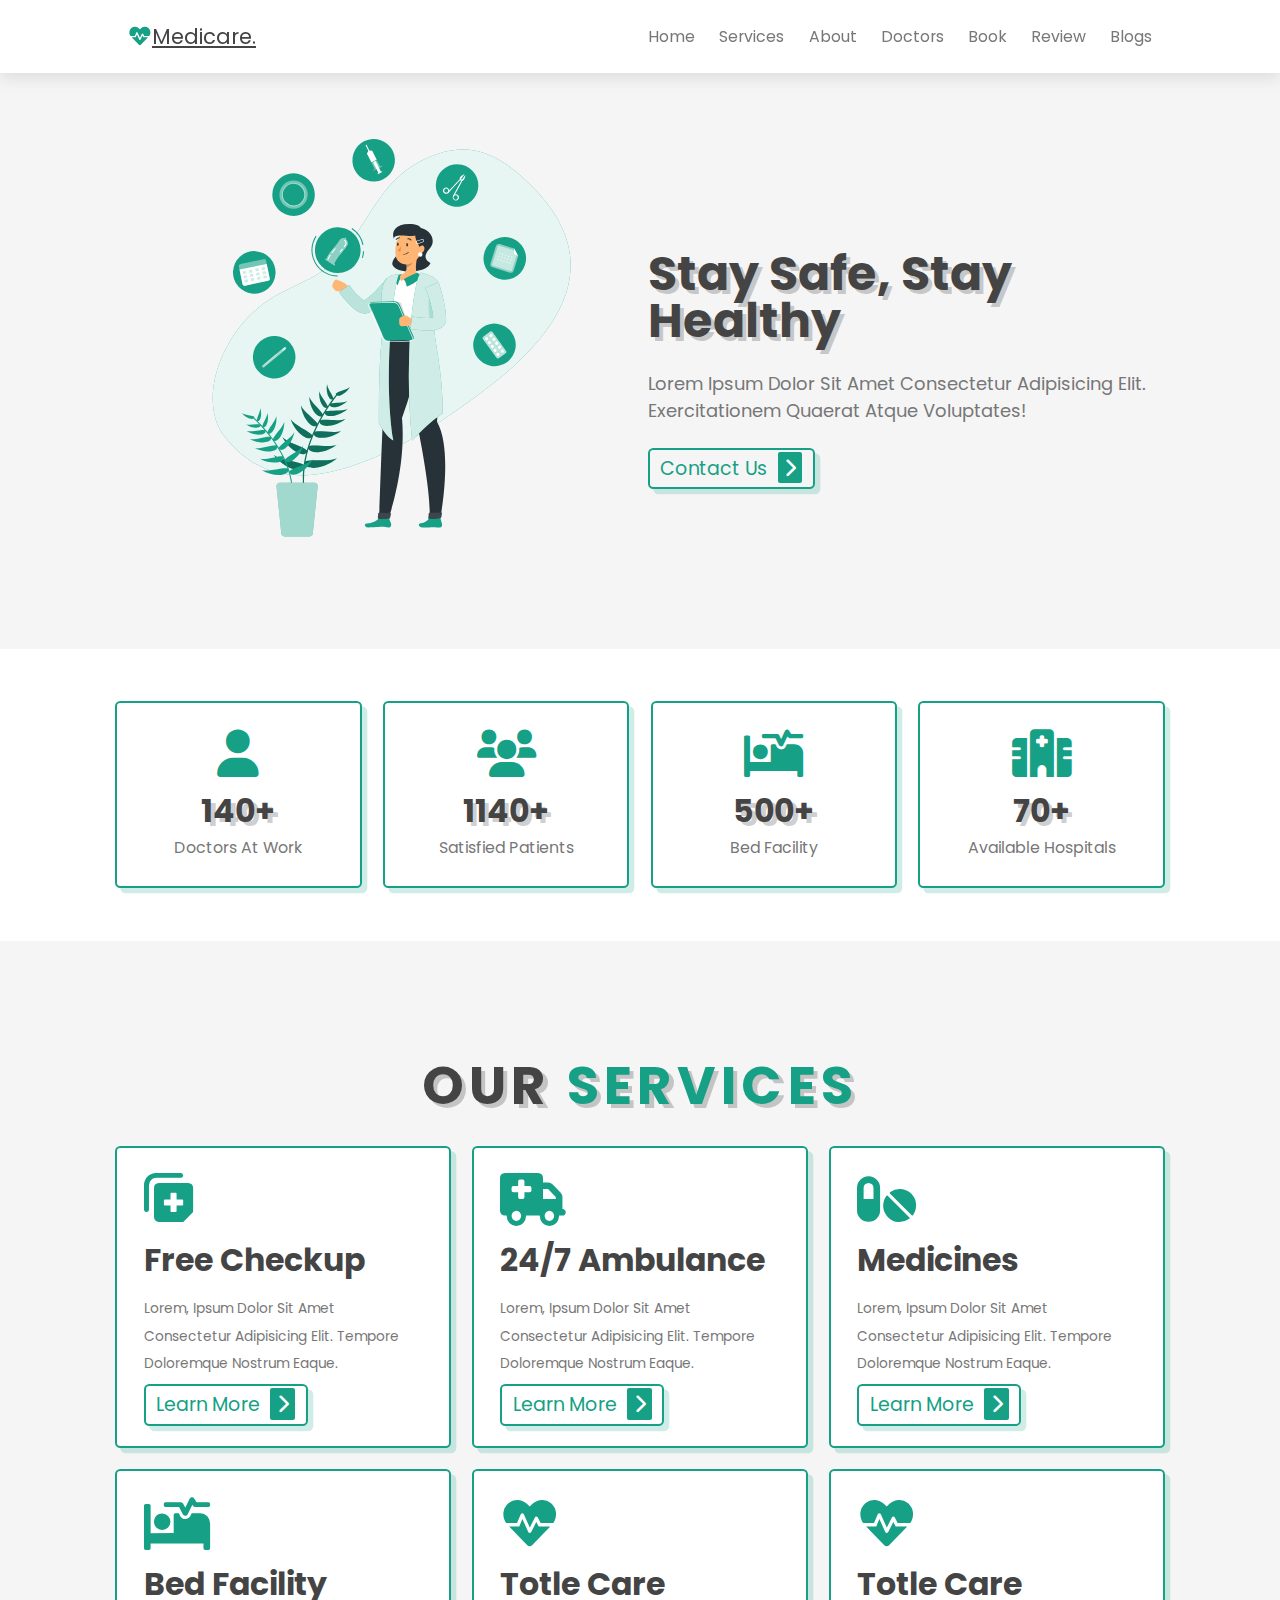
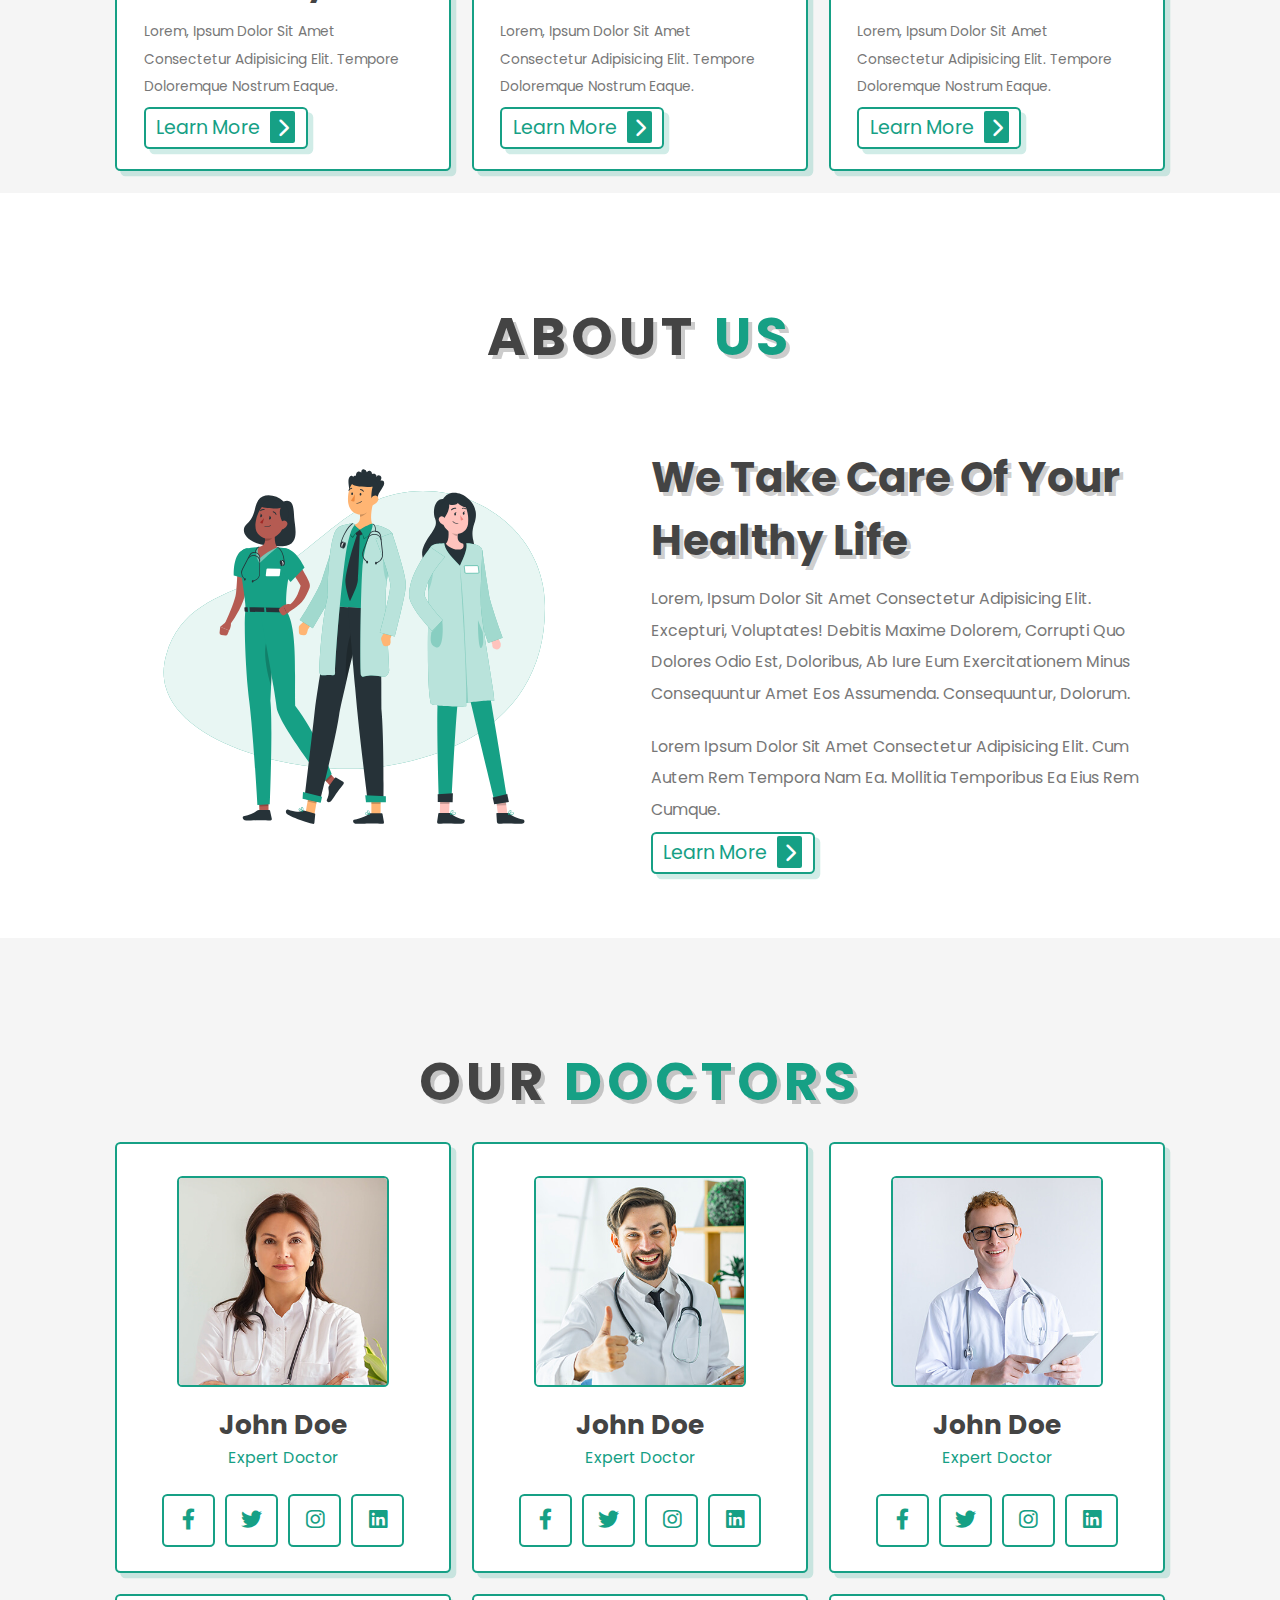
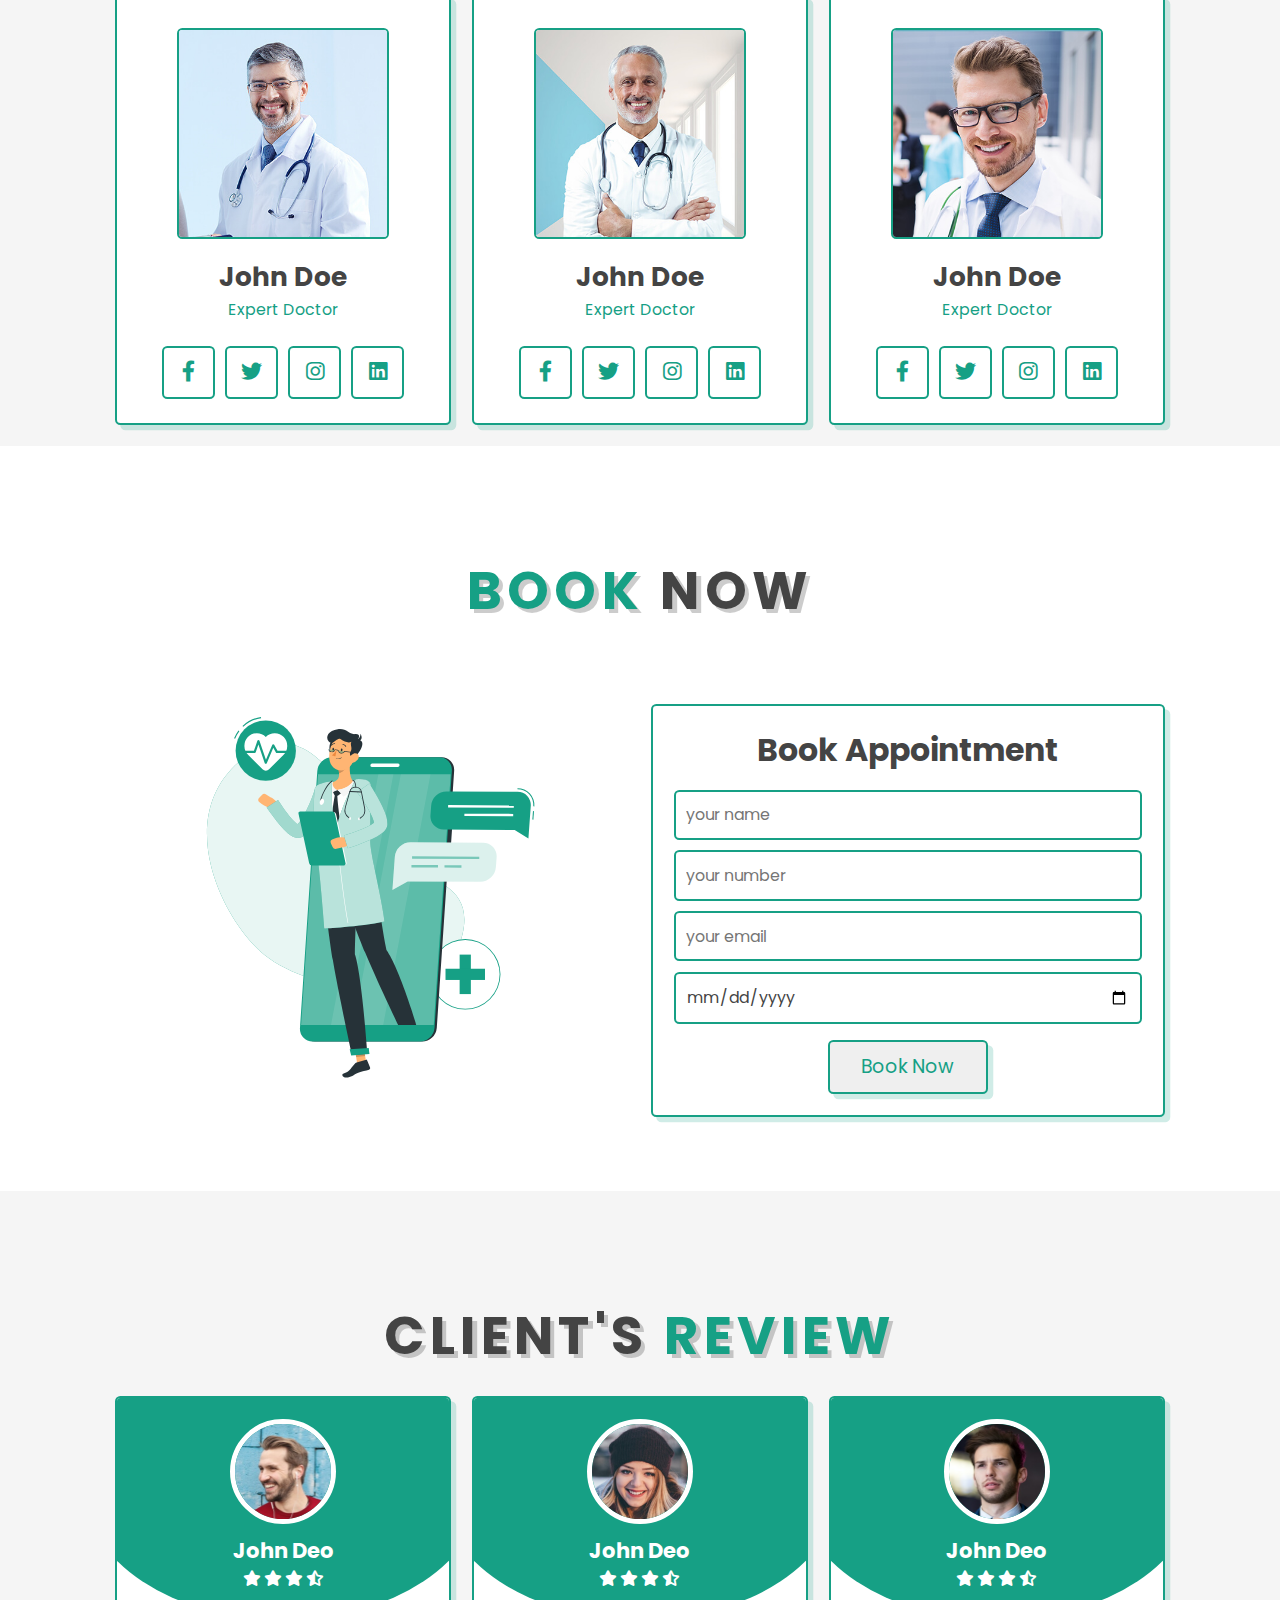
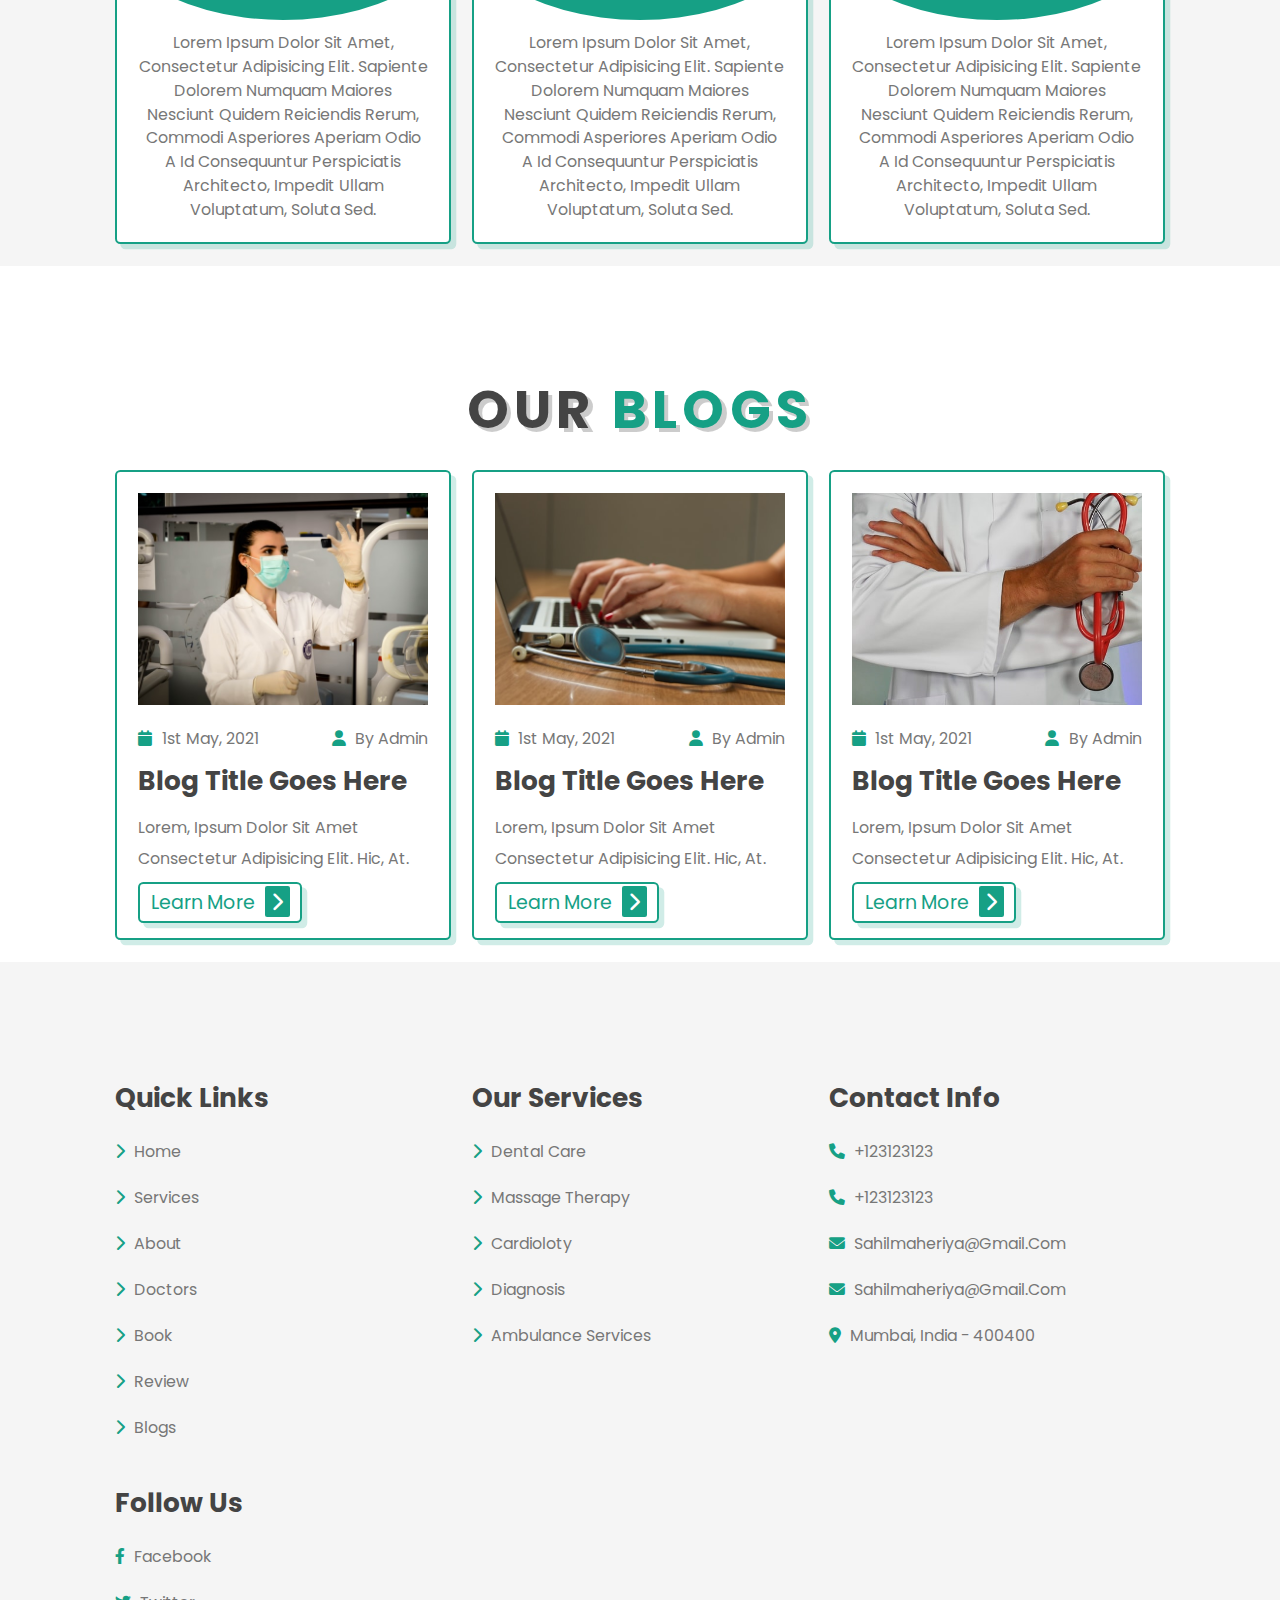
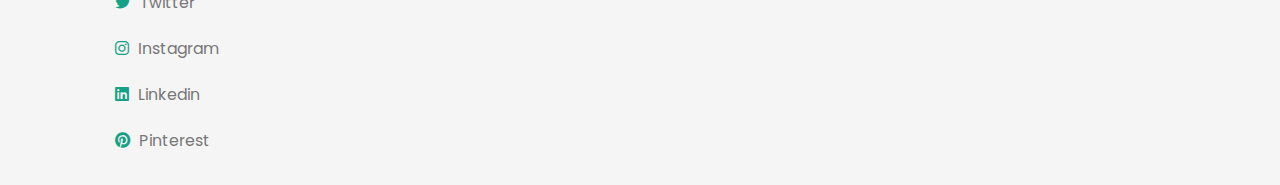
<file: medicare hospital/index.html>
<!DOCTYPE html>
<html lang="en">
<head>
    <meta charset="UTF-8">
    <meta http-equiv="X-UA-Compatible" content="IE=edge">
    <meta name="viewport" content="width=device-width, initial-scale=1.0">
    <title>Document</title>
    <link rel="stylesheet" href="https://cdnjs.cloudflare.com/ajax/libs/font-awesome/6.0.0-beta3/css/all.min.css">

    <link rel="stylesheet" href="style.css">
</head>
<body>

    <header class="header">
        <a href="" class="logo"><i class="fas fa-heartbeat"></i>medicare.</a>

        <nav class="navbar">
            <a href="#home">home</a>
            <a href="#services">services</a>
            <a href="#about">about</a>
            <a href="#doctors">doctors</a>
            <a href="#book">book</a>
            <a href="#review">review</a>
            <a href="#blogs">blogs</a>
        </nav>

        <div id="menu-btn" class="fas fa-bars">
        </div>

    </header>


    <section class="home" id="home">
        <div class="image">
            <img src="./image/home-img.svg" alt="">
        </div>
        <div class="content">
            <h3>stay safe, stay healthy</h3>
            <p>Lorem ipsum dolor sit amet consectetur adipisicing elit. Exercitationem quaerat atque voluptates!</p>
            <a href="#" class="btn"> contact us <span class="fas fa-chevron-right"></span></a>
        </div>
    </section>


    <section class="icon-container">
        <div class="icons">
            <i class="fas fa-user"></i>
            <h3>140+</h3>
            <p>doctors at work</p>
        </div>
        
        <div class="icons">
            <i class="fas fa-users"></i>
            <h3>1140+</h3>
            <p>satisfied patients</p>
        </div>
        
        <div class="icons">
            <i class="fas fa-procedures"></i>
            <h3>500+</h3>
            <p>bed facility</p>
        </div>

        <div class="icons">
            <i class="fas fa-hospital"></i>
            <h3>70+</h3>
            <p>available hospitals</p>
        </div>


    </section>


    <section class="services" id="services">
        <h1 class="heading"> our <span>services</span> </h1>
        <div class="box-container">
            <div class="box">
                <i class="fas fa-notes-medical"></i>
                <h3>free checkup</h3>
                <p>Lorem, ipsum dolor sit amet consectetur adipisicing elit. Tempore doloremque nostrum eaque.</p>
                <a href="" class="btn"> learn more <span class="fas fa-chevron-right"></span> </a>
            </div>

            <div class="box">
                <i class="fas fa-ambulance"></i>
                <h3>24/7 ambulance</h3>
                <p>Lorem, ipsum dolor sit amet consectetur adipisicing elit. Tempore doloremque nostrum eaque.</p>
                <a href="" class="btn"> learn more <span class="fas fa-chevron-right"></span> </a>
            </div>
            
            <div class="box">
                <i class="fas fa-pills"></i>
                <h3>medicines</h3>
                <p>Lorem, ipsum dolor sit amet consectetur adipisicing elit. Tempore doloremque nostrum eaque.</p>
                <a href="" class="btn"> learn more <span class="fas fa-chevron-right"></span> </a>
            </div>
           
            <div class="box">
                <i class="fas fa-procedures"></i>
                <h3>bed facility</h3>
                <p>Lorem, ipsum dolor sit amet consectetur adipisicing elit. Tempore doloremque nostrum eaque.</p>
                <a href="" class="btn"> learn more <span class="fas fa-chevron-right"></span> </a>
            </div>
           
            <div class="box">
                <i class="fas fa-heartbeat"></i>
                <h3>totle care</h3>
                <p>Lorem, ipsum dolor sit amet consectetur adipisicing elit. Tempore doloremque nostrum eaque.</p>
                <a href="" class="btn"> learn more <span class="fas fa-chevron-right"></span> </a>
            </div>
            
            <div class="box">
                <i class="fas fa-heartbeat"></i>
                <h3>totle care</h3>
                <p>Lorem, ipsum dolor sit amet consectetur adipisicing elit. Tempore doloremque nostrum eaque.</p>
                <a href="" class="btn"> learn more <span class="fas fa-chevron-right"></span> </a>
            </div>

        </div>
    </section>


    <section class="about" id="about">
        <h1 class="heading"> about <span>us</span> </h1>
        <div class="row">
            <div class="image">
                <img src="./image/about-img.svg" alt="">
            </div>
            <div class="content">
                <h3>we take care of your healthy life</h3>
                <p>Lorem, ipsum dolor sit amet consectetur adipisicing elit. Excepturi, voluptates! Debitis maxime dolorem, corrupti quo dolores odio est, doloribus, ab iure eum exercitationem minus consequuntur amet eos assumenda. Consequuntur, dolorum.</p>
                <p>Lorem ipsum dolor sit amet consectetur adipisicing elit. Cum autem rem tempora nam ea. Mollitia temporibus ea eius rem cumque.</p>
                <a href="" class="btn"> learn more <span class="fas fa-chevron-right"></span> </a>
            </div>
        </div>
    </section>


    <section class="doctors" id="doctors">
        <h1 class="heading"> our <span>doctors</span> </h1>
        <div class="box-container">
            <div class="box">
                <img src="./image/doc-1.jpg" alt="">
                <h3>john doe</h3>
                <span>expert doctor</span>
                <div class="share">
                    <a href="" class="fab fa-facebook-f"></a>
                    <a href="" class="fab fa-twitter"></a>
                    <a href="" class="fab fa-instagram"></a>
                    <a href="" class="fab fa-linkedin"></a>
                </div>
            </div>
            
            <div class="box">
                <img src="./image/doc-2.jpg" alt="">
                <h3>john doe</h3>
                <span>expert doctor</span>
                <div class="share">
                    <a href="" class="fab fa-facebook-f"></a>
                    <a href="" class="fab fa-twitter"></a>
                    <a href="" class="fab fa-instagram"></a>
                    <a href="" class="fab fa-linkedin"></a>
                </div>
            </div>
            
            <div class="box">
                <img src="./image/doc-3.jpg" alt="">
                <h3>john doe</h3>
                <span>expert doctor</span>
                <div class="share">
                    <a href="" class="fab fa-facebook-f"></a>
                    <a href="" class="fab fa-twitter"></a>
                    <a href="" class="fab fa-instagram"></a>
                    <a href="" class="fab fa-linkedin"></a>
                </div>
            </div>
            
            <div class="box">
                <img src="./image/doc-4.jpg" alt="">
                <h3>john doe</h3>
                <span>expert doctor</span>
                <div class="share">
                    <a href="" class="fab fa-facebook-f"></a>
                    <a href="" class="fab fa-twitter"></a>
                    <a href="" class="fab fa-instagram"></a>
                    <a href="" class="fab fa-linkedin"></a>
                </div>
            </div>
            
            <div class="box">
                <img src="./image/doc-5.jpg" alt="">
                <h3>john doe</h3>
                <span>expert doctor</span>
                <div class="share">
                    <a href="" class="fab fa-facebook-f"></a>
                    <a href="" class="fab fa-twitter"></a>
                    <a href="" class="fab fa-instagram"></a>
                    <a href="" class="fab fa-linkedin"></a>
                </div>
            </div>
            
            <div class="box">
                <img src="./image/doc-6.jpg" alt="">
                <h3>john doe</h3>
                <span>expert doctor</span>
                <div class="share">
                    <a href="" class="fab fa-facebook-f"></a>
                    <a href="" class="fab fa-twitter"></a>
                    <a href="" class="fab fa-instagram"></a>
                    <a href="" class="fab fa-linkedin"></a>
                </div>
            </div>
        </div>
    </section>



    <section class="book" id="book">
        <h1 class="heading"> <span>book</span> now </h1>
        <div class="row">
            <div class="image">
                <img src="./image/book-img.svg" alt="">
            </div>
            <form action="">
                <h3>book appointment</h3>
                <input type="text" placeholder="your name" class="box">
                <input type="number" placeholder="your number" class="box">
                <input type="email" placeholder="your email" class="box">
                <input type="date" class="box">
                <input type="submit" value="book now" class="btn">
            </form>
        </div>
    </section>


    <section class="review" id="review">
        <h1 class="heading"> client's <span>review</span> </h1>

        <div class="box-container">
            <div class="box">
                <img src="./image/pic-1.png" alt="">
                <h3>john deo</h3>
                <div class="stars">
                    <i class="fas fa-star"></i>
                    <i class="fas fa-star"></i>
                    <i class="fas fa-star"></i>
                    <i class="fas fa-star-half-alt"></i>
                </div>
                <p class="text">Lorem ipsum dolor sit amet, consectetur adipisicing elit. Sapiente dolorem numquam maiores nesciunt quidem reiciendis rerum, commodi asperiores aperiam odio a id consequuntur perspiciatis architecto, impedit ullam voluptatum, soluta sed.</p>
            </div>
            <div class="box">
                <img src="./image/pic-2.png" alt="">
                <h3>john deo</h3>
                <div class="stars">
                    <i class="fas fa-star"></i>
                    <i class="fas fa-star"></i>
                    <i class="fas fa-star"></i>
                    <i class="fas fa-star-half-alt"></i>
                </div>
                <p class="text">Lorem ipsum dolor sit amet, consectetur adipisicing elit. Sapiente dolorem numquam maiores nesciunt quidem reiciendis rerum, commodi asperiores aperiam odio a id consequuntur perspiciatis architecto, impedit ullam voluptatum, soluta sed.</p>
            </div>
            <div class="box">
                <img src="./image/pic-3.png" alt="">
                <h3>john deo</h3>
                <div class="stars">
                    <i class="fas fa-star"></i>
                    <i class="fas fa-star"></i>
                    <i class="fas fa-star"></i>
                    <i class="fas fa-star-half-alt"></i>
                </div>
                <p class="text">Lorem ipsum dolor sit amet, consectetur adipisicing elit. Sapiente dolorem numquam maiores nesciunt quidem reiciendis rerum, commodi asperiores aperiam odio a id consequuntur perspiciatis architecto, impedit ullam voluptatum, soluta sed.</p>
            </div>
        </div>
    </section>


    <section class="blogs" id="blogs">
        <h1 class="heading"> our <span>blogs</span> </h1>
        <div class="box-container">
            <div class="box">
                <div class="image">
                    <img src="./image/blog-1.jpg" alt="">
                </div>
                <div class="content">
                    <div class="icon">
                        <a href="#"> <i class="fas fa-calendar"></i> 1st may, 2021 </a>
                        <a href="#"> <i class="fas fa-user"></i> by admin </a>
                    </div>
                    <h3>blog title goes here</h3>
                    <p>Lorem, ipsum dolor sit amet consectetur adipisicing elit. Hic, at.</p>
                    <a href="#" class="btn"> learn more <span class="fas fa-chevron-right"></span> </a>
                </div>
            </div>
            <div class="box">
                <div class="image">
                    <img src="./image/blog-2.jpg" alt="">
                </div>
                <div class="content">
                    <div class="icon">
                        <a href="#"> <i class="fas fa-calendar"></i> 1st may, 2021 </a>
                        <a href="#"> <i class="fas fa-user"></i> by admin </a>
                    </div>
                    <h3>blog title goes here</h3>
                    <p>Lorem, ipsum dolor sit amet consectetur adipisicing elit. Hic, at.</p>
                    <a href="#" class="btn"> learn more <span class="fas fa-chevron-right"></span> </a>
                </div>
            </div>
            <div class="box">
                <div class="image">
                    <img src="./image/blog-3.jpg" alt="">
                </div>
                <div class="content">
                    <div class="icon">
                        <a href="#"> <i class="fas fa-calendar"></i> 1st may, 2021 </a>
                        <a href="#"> <i class="fas fa-user"></i> by admin </a>
                    </div>
                    <h3>blog title goes here</h3>
                    <p>Lorem, ipsum dolor sit amet consectetur adipisicing elit. Hic, at.</p>
                    <a href="#" class="btn"> learn more <span class="fas fa-chevron-right"></span> </a>
                </div>
            </div>
        </div>
    </section>

    
    <section class="footer">
        <div class="box-container">
            <div class="box">
                <h3>quick links</h3>
                <a href="#"> <i class="fas fa-chevron-right"></i> home </a>
                <a href="#"> <i class="fas fa-chevron-right"></i> services </a>
                <a href="#"> <i class="fas fa-chevron-right"></i> about </a>
                <a href="#"> <i class="fas fa-chevron-right"></i> doctors </a>
                <a href="#"> <i class="fas fa-chevron-right"></i> book </a>
                <a href="#"> <i class="fas fa-chevron-right"></i> review </a>
                <a href="#"> <i class="fas fa-chevron-right"></i> blogs </a>
            </div>
           
            <div class="box">
                <h3>our services</h3>
                <a href="#"> <i class="fas fa-chevron-right"></i> dental care </a>
                <a href="#"> <i class="fas fa-chevron-right"></i> massage therapy </a>
                <a href="#"> <i class="fas fa-chevron-right"></i> cardioloty </a>
                <a href="#"> <i class="fas fa-chevron-right"></i> diagnosis </a>
                <a href="#"> <i class="fas fa-chevron-right"></i> ambulance services </a>
            </div>
           
            <div class="box">
                <h3>contact info</h3>
                <a href="#"> <i class="fas fa-phone"></i> +123123123 </a>
                <a href="#"> <i class="fas fa-phone"></i> +123123123 </a>
                <a href="#"> <i class="fas fa-envelope"></i> sahilmaheriya@gmail.com </a>
                <a href="#"> <i class="fas fa-envelope"></i> sahilmaheriya@gmail.com </a>
                <a href="#"> <i class="fas fa-map-marker-alt"></i> mumbai, india - 400400 </a>
            </div>
            
            <div class="box">
                <h3>follow us</h3>
                <a href="#"> <i class="fab fa-facebook-f"></i> facebook </a>
                <a href="#"> <i class="fab fa-twitter"></i> twitter </a>
                <a href="#"> <i class="fab fa-instagram"></i> instagram </a>
                <a href="#"> <i class="fab fa-linkedin"></i> linkedin</a>
                <a href="#"> <i class="fab fa-pinterest"></i> pinterest</a>
            </div>
        </div>

        
    </section>


    
    <script src="script.js"></script>
</body>
</html>
</file>
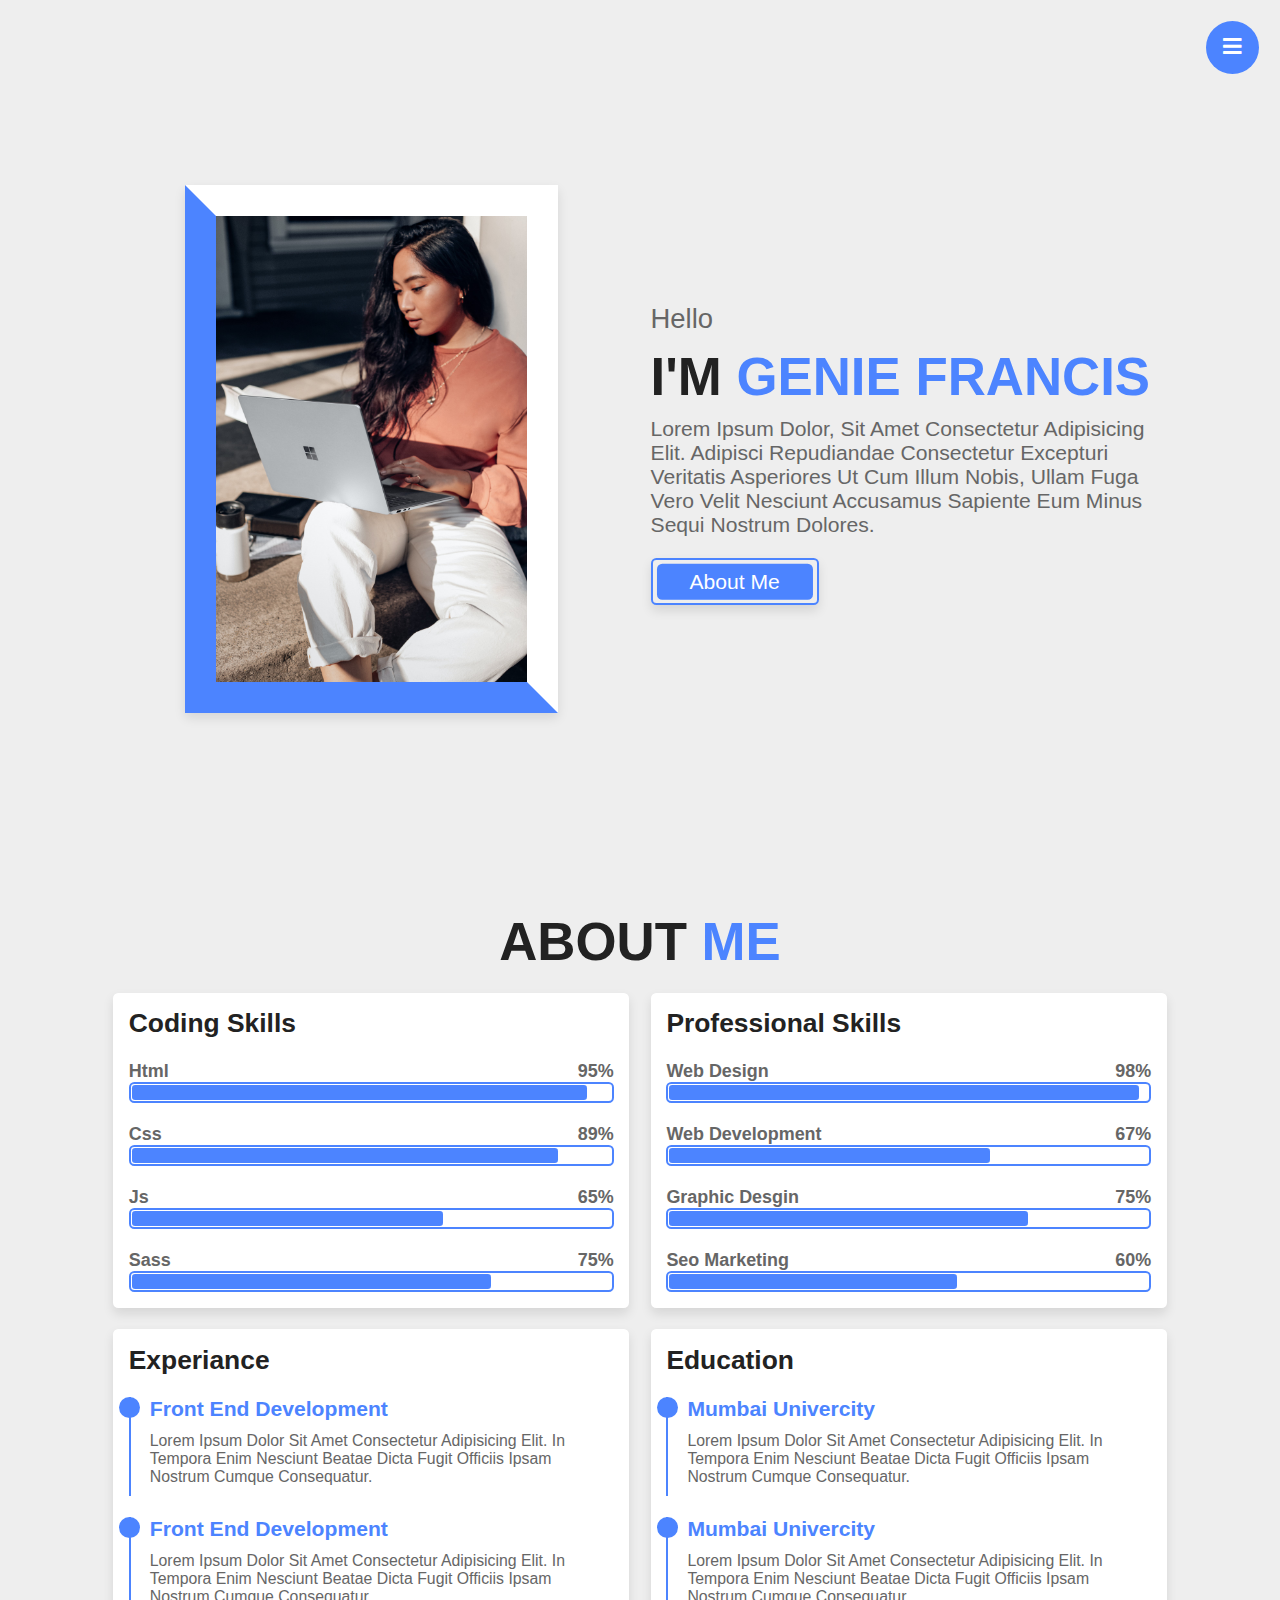
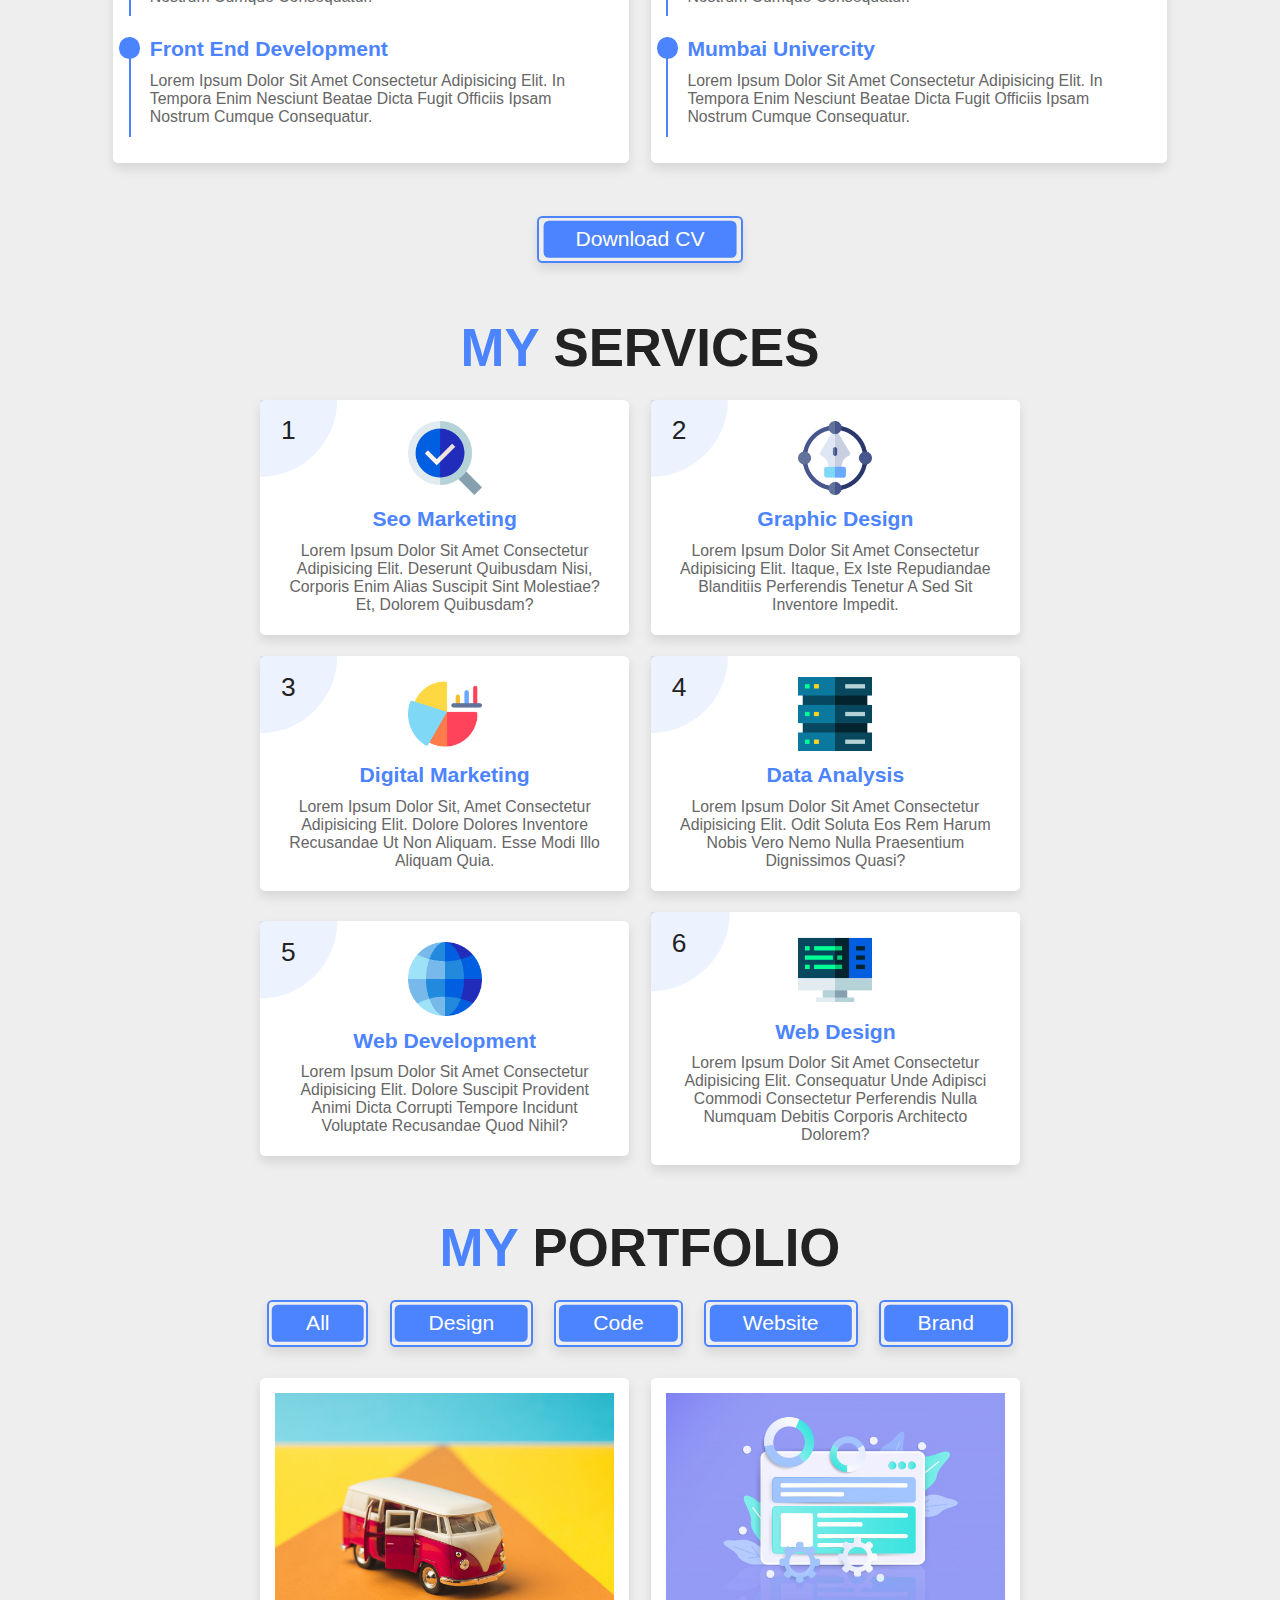
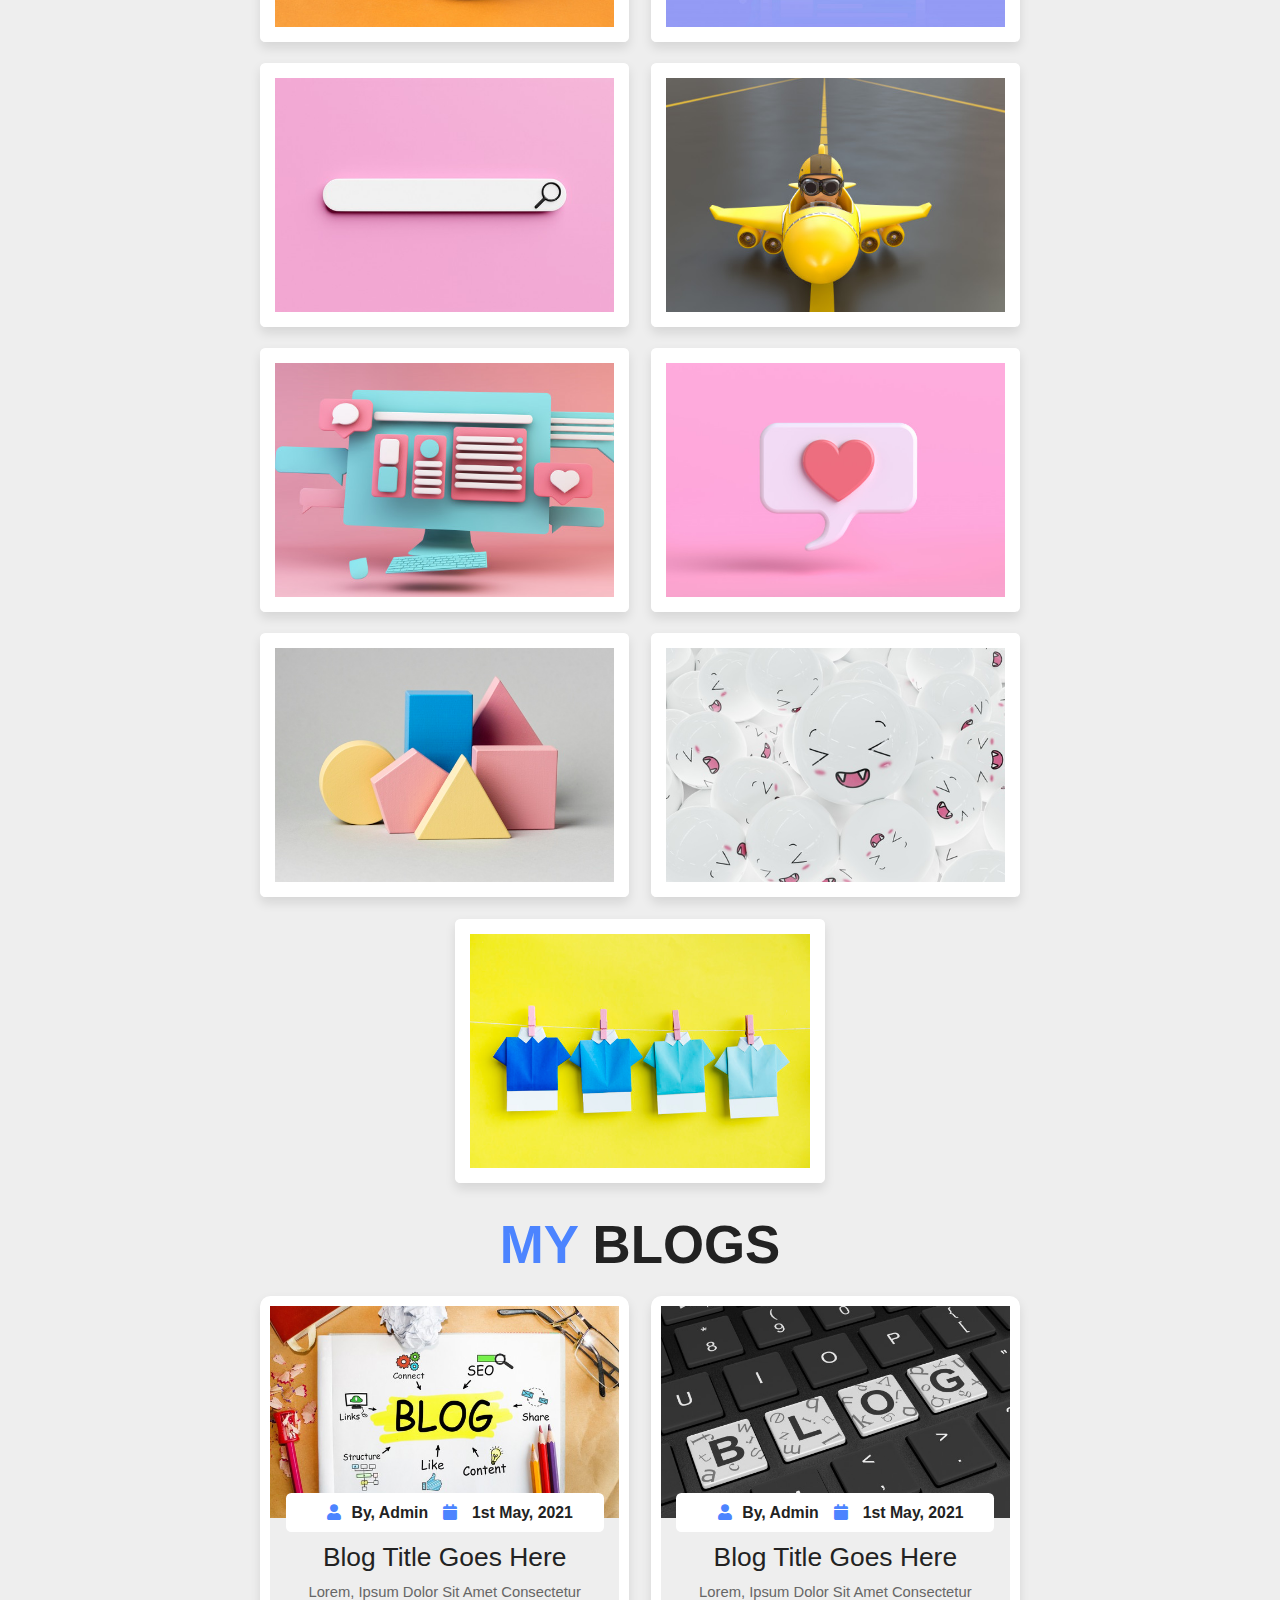
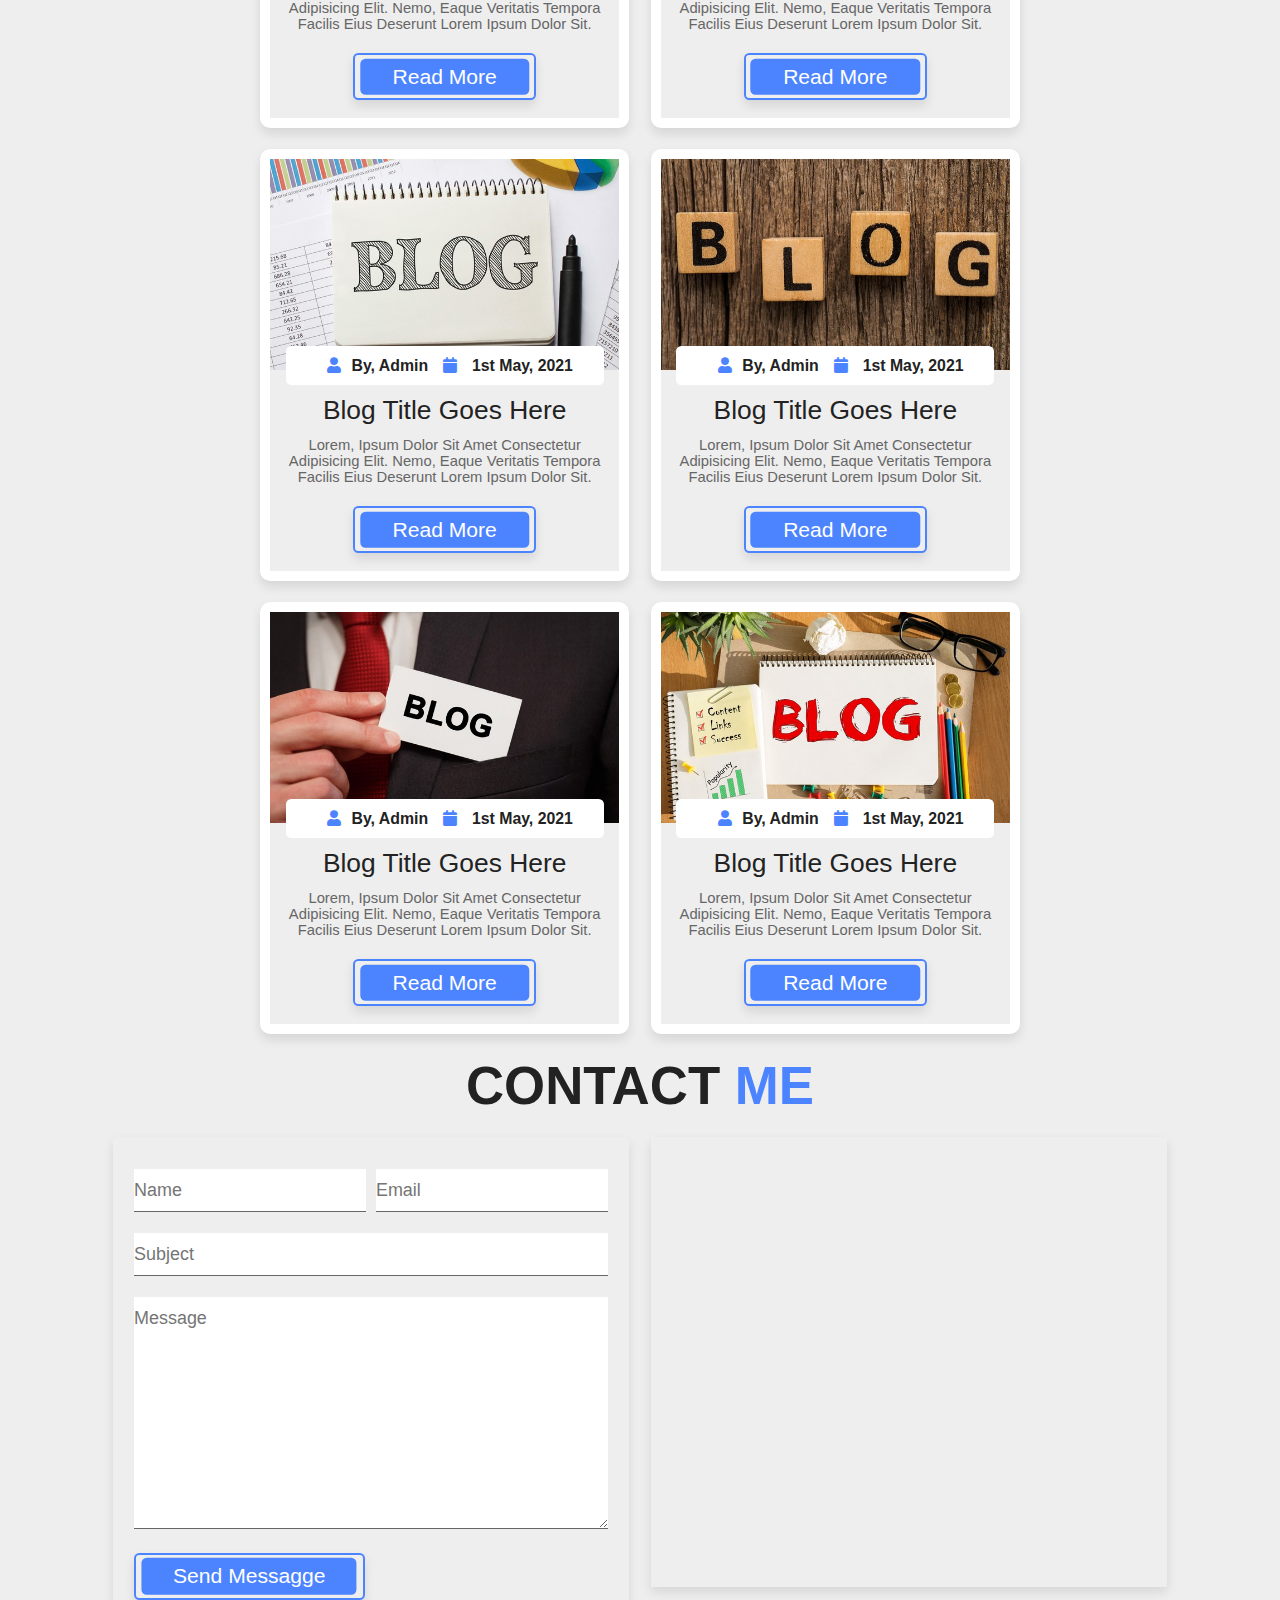
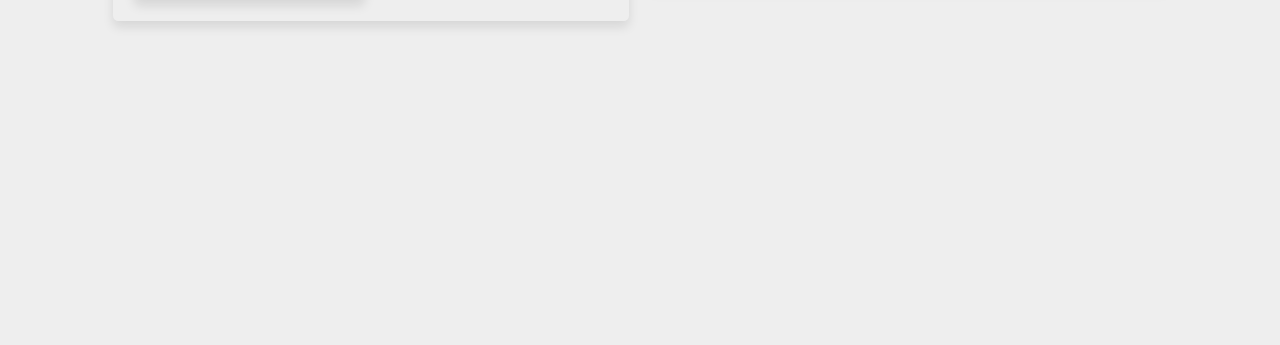
<file: personal portfolio site/index.html>
<!DOCTYPE html>
<html lang="en">
<head>
    <meta charset="UTF-8">
    <meta http-equiv="X-UA-Compatible" content="IE=edge">
    <meta name="viewport" content="width=device-width, initial-scale=1.0">
    <title>Document</title>
    <link rel="stylesheet" href="https://cdnjs.cloudflare.com/ajax/libs/font-awesome/5.15.3/css/all.min.css">
    <link rel="stylesheet" href="./css/style.css">
</head>
<body>
    
    <header>

        <div id="menu" class="fas fa-bars"></div>

        <div class="navbar">
            <a href="#home">home</a>
            <a href="#about">about</a>
            <a href="#services">services</a>
            <a href="#portfolio">portfolio</a>
            <a href="#blog">blog</a>
            <a href="#contact">contact</a>
        </div>
    </header>


    <section id="home" class="home">

        <div class="image">
            <img src="./images/main-img.jpg" alt="">
        </div>

        <div class="content">
            <span class="hello">hello</span>
            <h3>I'M <span>GENIE FRANCIS</span></h3>
            <p>Lorem ipsum dolor, sit amet consectetur adipisicing elit. Adipisci repudiandae consectetur excepturi veritatis asperiores ut cum illum nobis, ullam fuga vero velit nesciunt accusamus sapiente eum minus sequi nostrum dolores.</p>

            <a href="#about" class="btn">about me</a>
        </div>

    </section>


    <section id="about" class="about">
        <h1 class="heading">about <span>me</span></h1>

        <div class="row">
            <div class="box">
                <h3 class="title">coding skills</h3>
                <div class="progress">
                    <h3>html <span>95%</span></h3>
                    <div class="bar"><span></span></div>
                </div>

                <div class="progress">
                    <h3>css <span>89%</span></h3>
                    <div class="bar"><span></span></div>
                </div>

                <div class="progress">
                    <h3>js <span>65%</span></h3>
                    <div class="bar"><span></span></div>
                </div>

                <div class="progress">
                    <h3>sass <span>75%</span></h3>
                    <div class="bar"><span></span></div>
                </div>
            </div>

            <div class="box">
                <h3 class="title">professional skills</h3>
                <div class="progress">
                    <h3>web design <span>98%</span></h3>
                    <div class="bar"><span></span></div>
                </div>

                <div class="progress">
                    <h3>web development <span>67%</span></h3>
                    <div class="bar"><span></span></div>
                </div>

                <div class="progress">
                    <h3>graphic desgin <span>75%</span></h3>
                    <div class="bar"><span></span></div>
                </div>

                <div class="progress">
                    <h3>seo marketing <span>60%</span></h3>
                    <div class="bar"><span></span></div>
                </div>
            </div>

            <div class="box">
                <h3 class="title">experiance</h3>
                <div class="exp-box">
                    <h3>front end development</h3>
                    <p>Lorem ipsum dolor sit amet consectetur adipisicing elit. In tempora enim nesciunt beatae dicta fugit officiis ipsam nostrum cumque consequatur.</p>
                </div>

                <div class="exp-box">
                    <h3>front end development</h3>
                    <p>Lorem ipsum dolor sit amet consectetur adipisicing elit. In tempora enim nesciunt beatae dicta fugit officiis ipsam nostrum cumque consequatur.</p>
                </div>

                <div class="exp-box">
                    <h3>front end development</h3>
                    <p>Lorem ipsum dolor sit amet consectetur adipisicing elit. In tempora enim nesciunt beatae dicta fugit officiis ipsam nostrum cumque consequatur.</p>
                </div>
            </div>

            <div class="box">
                <h3 class="title">education</h3>
                <div class="exp-box">
                    <h3>mumbai univercity</h3>
                    <p>Lorem ipsum dolor sit amet consectetur adipisicing elit. In tempora enim nesciunt beatae dicta fugit officiis ipsam nostrum cumque consequatur.</p>
                </div>

                <div class="exp-box">
                    <h3>mumbai univercity</h3>
                    <p>Lorem ipsum dolor sit amet consectetur adipisicing elit. In tempora enim nesciunt beatae dicta fugit officiis ipsam nostrum cumque consequatur.</p>
                </div>

                <div class="exp-box">
                    <h3>mumbai univercity</h3>
                    <p>Lorem ipsum dolor sit amet consectetur adipisicing elit. In tempora enim nesciunt beatae dicta fugit officiis ipsam nostrum cumque consequatur.</p>
                </div>
            </div>
        </div>

        <div class="download">
            <a href="#" class="btn">download CV</a>
        </div>
    </section>


    <section id="services" class="services">

        <h1 class="heading"> <span>my </span> services</h1>
        <div class="box-container">
            <div class="box">
                <span class="number">1</span>
                <img src="./images/s1.png" alt="">
                <h3>seo marketing</h3>
                <p>Lorem ipsum dolor sit amet consectetur adipisicing elit. Deserunt quibusdam nisi, corporis enim alias suscipit sint molestiae? Et, dolorem quibusdam?</p>
            </div>

            <div class="box">
                <span class="number">2</span>
                <img src="./images/s2.png" alt="">
                <h3>graphic design</h3>
                <p>Lorem ipsum dolor sit amet consectetur adipisicing elit. Itaque, ex iste repudiandae blanditiis perferendis tenetur a sed sit inventore impedit.</p>
            </div>

            <div class="box">
                <span class="number">3</span>
                <img src="./images/s3.png" alt="">
                <h3>digital marketing</h3>
                <p>Lorem ipsum dolor sit, amet consectetur adipisicing elit. Dolore dolores inventore recusandae ut non aliquam. Esse modi illo aliquam quia.</p>
            </div>

            <div class="box">
                <span class="number">4</span>
                <img src="./images/s4.png" alt="">
                <h3>data analysis</h3>
                <p>Lorem ipsum dolor sit amet consectetur adipisicing elit. Odit soluta eos rem harum nobis vero nemo nulla praesentium dignissimos quasi?</p>
            </div>

            <div class="box">
                <span class="number">5</span>
                <img src="./images/s5.png" alt="">
                <h3>web development</h3>
                <p>Lorem ipsum dolor sit amet consectetur adipisicing elit. Dolore suscipit provident animi dicta corrupti tempore incidunt voluptate recusandae quod nihil?</p>
            </div>

            <div class="box">
                <span class="number">6</span>
                <img src="./images/s6.png" alt="">
                <h3>web design</h3>
                <p>Lorem ipsum dolor sit amet consectetur adipisicing elit. Consequatur unde adipisci commodi consectetur perferendis nulla numquam debitis corporis architecto dolorem?</p>
            </div>
        </div>
    </section>

    <section id="portfolio" class="portfolio">

        <h1 class="heading"><span>my</span> portfolio</h1>
        <div class="button-container">
            <div class="btn" data-filter="all">all</div>
            <div class="btn" data-filter="design">design</div>
            <div class="btn" data-filter="code">code</div>
            <div class="btn" data-filter="website">website</div>
            <div class="btn" data-filter="brand">brand</div>
        </div>

        <div class="image-container">
            <div class="box design">
                <img src="./images/img1.jpg" alt="">
                <div class="info">
                    <h3>PROJECT TITLE</h3>
                </div>
            </div>

            <div class="box design">
                <img src="./images/img2.jpg" alt="">
                <div class="info">
                    <h3>PROJECT TITLE</h3>
                </div>
            </div>

            <div class="box design">
                <img src="./images/img3.jpg" alt="">
                <div class="info">
                    <h3>PROJECT TITLE</h3>
                </div>
            </div>

            <div class="box code">
                <img src="./images/img4.jpg" alt="">
                <div class="info">
                    <h3>PROJECT TITLE</h3>
                </div>
            </div>

            <div class="box code">
                <img src="./images/img5.jpg" alt="">
                <div class="info">
                    <h3>PROJECT TITLE</h3>
                </div>
            </div>

            <div class="box website">
                <img src="./images/img6.jpg" alt="">
                <div class="info">
                    <h3>PROJECT TITLE</h3>
                </div>
            </div>

            <div class="box brand">
                <img src="./images/img7.jpg" alt="">
                <div class="info">
                    <h3>PROJECT TITLE</h3>
                </div>
            </div>

            <div class="box brand">
                <img src="./images/img8.jpg" alt="">
                <div class="info">
                    <h3>PROJECT TITLE</h3>
                </div>
            </div>

            <div class="box brand">
                <img src="./images/img9.jpg" alt="">
                <div class="info">
                    <h3>PROJECT TITLE</h3>
                </div>
            </div>
        </div>
        
    </section>
   

    <section id="blog" class="blog">
        <h1 class="heading"><span>my</span> blogs</h1>
        <div class="box-container">
            <div class="box">
                <img src="./images/blog1.jpg" alt="">
                <div class="content">
                        <h3 class="info">
                        <i class="fas fa-user"></i>by, admin <i class="fas fa-calendar"></i> 1st May, 2021</h3>

                        <a href="#" class="title">blog title goes here</a>
                        <p>Lorem, ipsum dolor sit amet consectetur adipisicing elit. Nemo, eaque veritatis tempora facilis eius deserunt Lorem ipsum dolor sit.</p>
                        <a href="#" class="btn">read more</a>
                </div>
            </div>

            <div class="box">
                <img src="./images/blog2.jpg" alt="">
                <div class="content">
                        <h3 class="info">
                        <i class="fas fa-user"></i>by, admin <i class="fas fa-calendar"></i> 1st May, 2021</h3>

                        <a href="#" class="title">blog title goes here</a>
                        <p>Lorem, ipsum dolor sit amet consectetur adipisicing elit. Nemo, eaque veritatis tempora facilis eius deserunt Lorem ipsum dolor sit.</p>
                        <a href="#" class="btn">read more</a>
                </div>
            </div>

            <div class="box">
                <img src="./images/blog3.jpg" alt="">
                <div class="content">
                        <h3 class="info">
                        <i class="fas fa-user"></i>by, admin <i class="fas fa-calendar"></i> 1st May, 2021</h3>

                        <a href="#" class="title">blog title goes here</a>
                        <p>Lorem, ipsum dolor sit amet consectetur adipisicing elit. Nemo, eaque veritatis tempora facilis eius deserunt Lorem ipsum dolor sit.</p>
                        <a href="#" class="btn">read more</a>
                </div>
            </div>

            <div class="box">
                <img src="./images/blog4.jpg" alt="">
                <div class="content">
                        <h3 class="info">
                        <i class="fas fa-user"></i>by, admin <i class="fas fa-calendar"></i> 1st May, 2021</h3>

                        <a href="#" class="title">blog title goes here</a>
                        <p>Lorem, ipsum dolor sit amet consectetur adipisicing elit. Nemo, eaque veritatis tempora facilis eius deserunt Lorem ipsum dolor sit.</p>
                        <a href="#" class="btn">read more</a>
                </div>
            </div>

            <div class="box">
                <img src="./images/blog5.jpg" alt="">
                <div class="content">
                        <h3 class="info">
                        <i class="fas fa-user"></i>by, admin <i class="fas fa-calendar"></i> 1st May, 2021</h3>

                        <a href="#" class="title">blog title goes here</a>
                        <p>Lorem, ipsum dolor sit amet consectetur adipisicing elit. Nemo, eaque veritatis tempora facilis eius deserunt Lorem ipsum dolor sit.</p>
                        <a href="#" class="btn">read more</a>
                </div>
            </div>

            <div class="box">
                <img src="./images/blog6.jpg" alt="">
                <div class="content">
                        <h3 class="info">
                        <i class="fas fa-user"></i>by, admin <i class="fas fa-calendar"></i> 1st May, 2021</h3>

                        <a href="#" class="title">blog title goes here</a>
                        <p>Lorem, ipsum dolor sit amet consectetur adipisicing elit. Nemo, eaque veritatis tempora facilis eius deserunt Lorem ipsum dolor sit.</p>
                        <a href="#" class="btn">read more</a>
                </div>
            </div>
        </div>
    </section>


    <section id="contact" class="contact">
        <h1 class="heading">contact <span>me</span> </h1>

        <div class="row">
            <form action="">
                <div class="inputBox">
                    <input type="text" placeholder="name">
                    <input type="email" placeholder="email">
                </div>
                    <input type="text" placeholder="subject">
                    <textarea name="" id="" cols="30" rows="10" placeholder="message"></textarea>
                    <button class="btn"> send messagge </button>
            </form>

            <iframe class="map" src="https://www.google.com/maps/embed?pb=!1m18!1m12!1m3!1d235014.25791996965!2d72.43965655714894!3d23.020181763590898!2m3!1f0!2f0!3f0!3m2!1i1024!2i768!4f13.1!3m3!1m2!1s0x395e848aba5bd449%3A0x4fcedd11614f6516!2sAhmedabad%2C%20Gujarat!5e0!3m2!1sen!2sin!4v1620128598879!5m2!1sen!2sin" width="600" height="450" style="border:0;" allowfullscreen="" loading="lazy"></iframe>
        </div>
    </section>

    <script src="https://cdnjs.cloudflare.com/ajax/libs/jquery/3.6.0/jquery.min.js"></script>

    <script src="./js/script.js"></script>
</body>
</html>
</file>
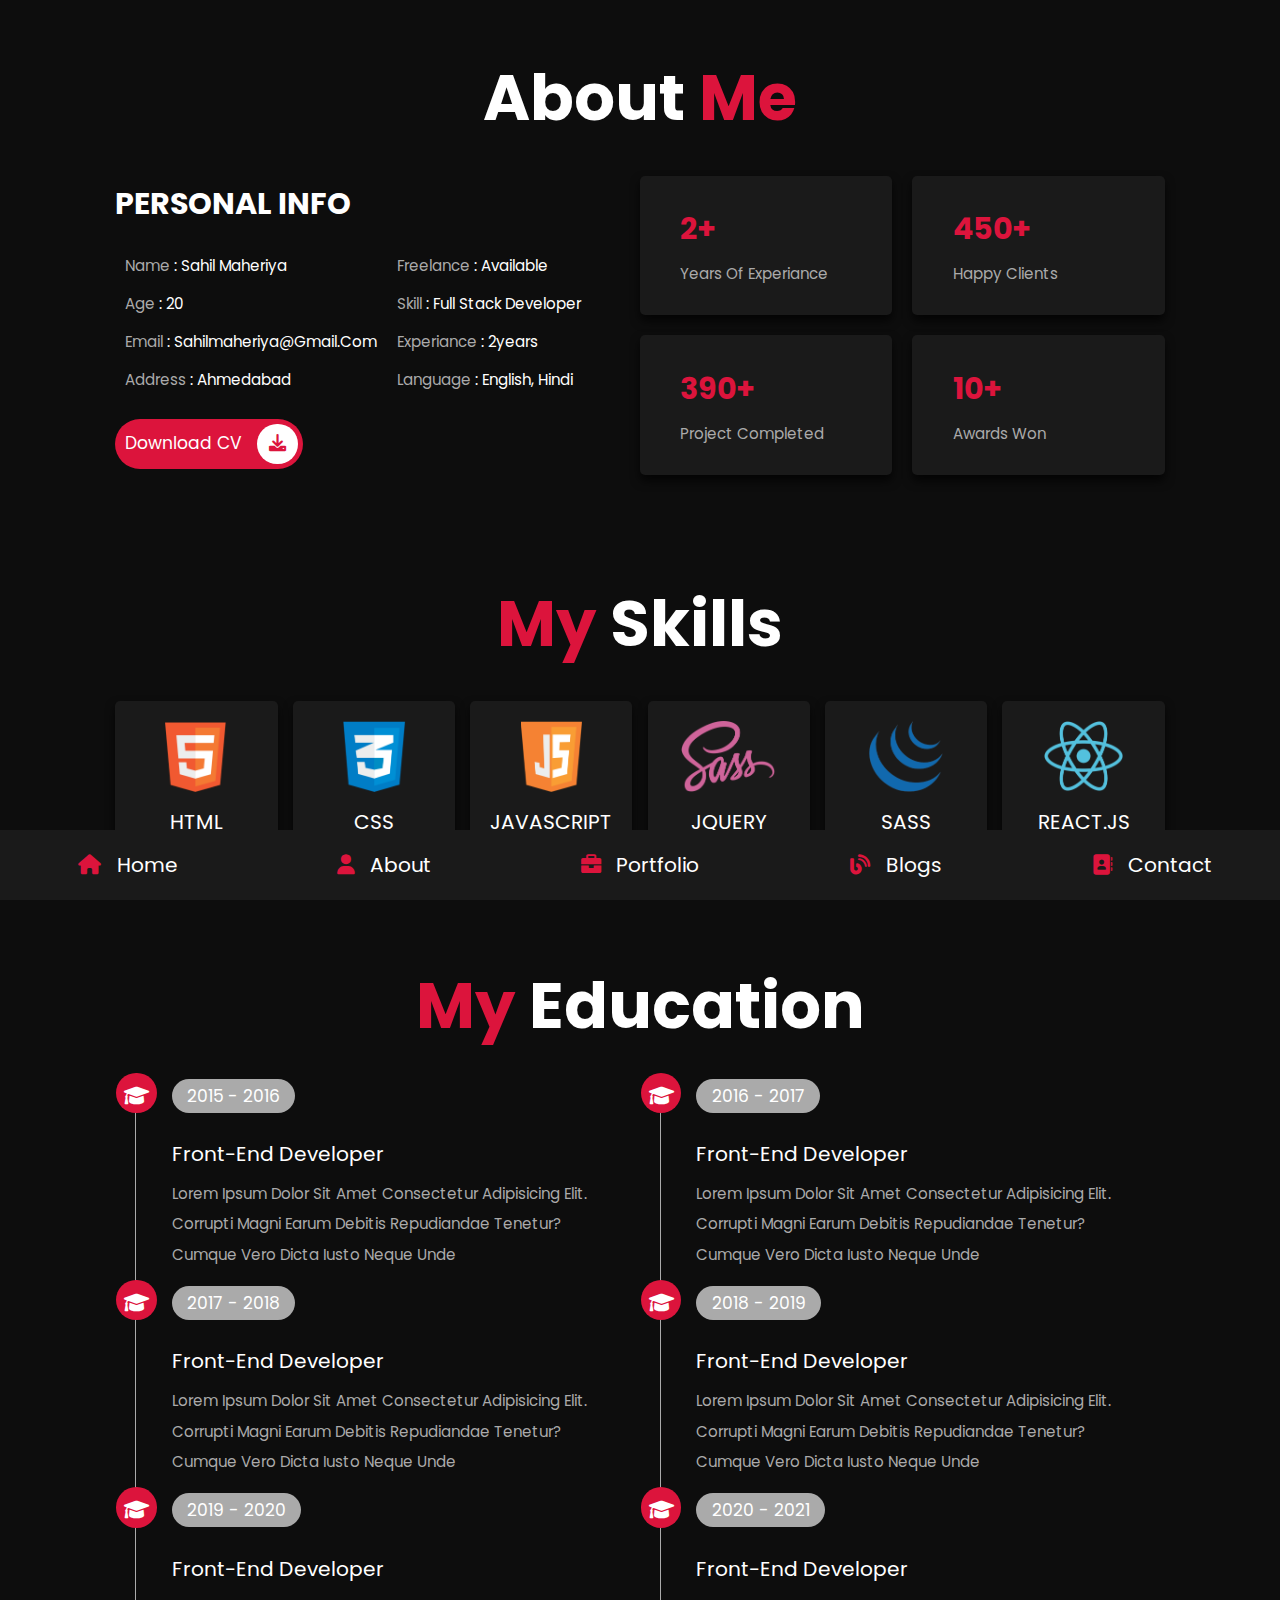
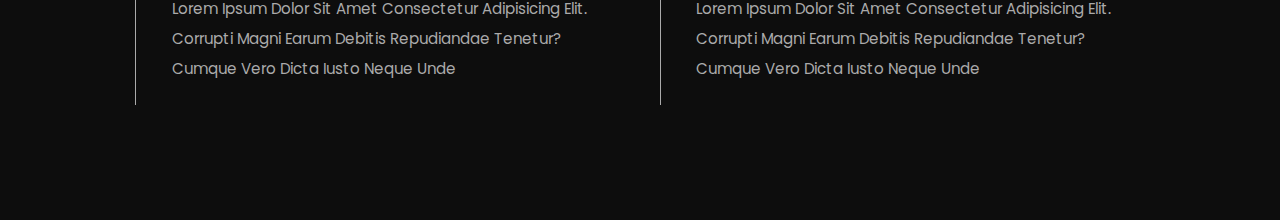
<file: personal portfolio site 2/about.html>
<!DOCTYPE html>
<html lang="en">
<head>
    <meta charset="UTF-8">
    <meta http-equiv="X-UA-Compatible" content="IE=edge">
    <meta name="viewport" content="width=device-width, initial-scale=1.0">
    <title>about</title>
    <link rel="stylesheet" href="https://cdnjs.cloudflare.com/ajax/libs/font-awesome/6.0.0-beta3/css/all.min.css">
    <link rel="stylesheet" href="css/style.css">
</head>
<body>
    
<nav class="navbar">
    <a href="home.html"><i class="fas fa-home"></i> <span>home</span></a>
    <a href="about.html"><i class="fas fa-user"></i> <span>about</span></a>
    <a href="portfolio.html"><i class="fas fa-briefcase"></i> <span>portfolio</span></a>
    <a href="blogs.html"><i class="fas fa-blog"></i> <span>blogs</span></a>
    <a href="contact.html"><i class="fas fa-address-book"></i> <span>contact</span></a>
</nav>


<section class="about">
    <h1 class="heading">about <span>me</span></h1>

    <div class="row">
        <div class="info-container">
            <h1>personal info</h1>
            <div class="box-container">
                <div class="box">
                    <h3><span>name</span> : sahil maheriya</h3>
                    <h3><span>age</span> : 20</h3>
                    <h3><span>email</span> : sahilmaheriya@gmail.com</h3>
                    <h3><span>address</span> : ahmedabad</h3>
                </div>

                <div class="box">
                    <h3><span>freelance</span> : available</h3>
                    <h3><span>skill</span> : full stack developer </h3>
                    <h3><span>experiance</span> : 2years</h3>
                    <h3><span>language</span> : english, hindi</h3>
                </div>
            </div>
            <a href="" class="btn">download CV <i class="fas fa-download"></i></a>
        </div>

        <div class="count-container">

            <div class="box">
                <h3>2+</h3>
                <p>years of experiance</p>
            </div>

            <div class="box">
                <h3>450+</h3>
                <p>happy clients</p>
            </div>

            <div class="box">
                <h3>390+</h3>
                <p>project completed</p>
            </div>

            <div class="box">
                <h3>10+</h3>
                <p>awards won</p>
            </div>

        </div>
    </div>

</section>


<section class="skills">
    <h1 class="heading"><span>my </span> skills </h1>
    <div class="box-container">
        <div class="box">
            <img src="./images/icon-1.png" alt="">
            <h3>html</h3>
        </div>
        <div class="box">
            <img src="./images/icon-2.png" alt="">
            <h3>css</h3>
        </div>
        <div class="box">
            <img src="./images/icon-3.png" alt="">
            <h3>javascript</h3>
        </div>
        <div class="box">
            <img src="./images/icon-4.png" alt="">
            <h3>jquery</h3>
        </div>
        <div class="box">
            <img src="./images/icon-5.png" alt="">
            <h3>sass</h3>
        </div>
        <div class="box">
            <img src="./images/icon-6.png" alt="">
            <h3>react.js</h3>
        </div>
    </div>
</section>


<section class="education">
    <h1 class="heading"><span>my</span> education </h1>
    <div class="box-container">
        <div class="box">
            <i class="fas fa-graduation-cap"></i>
            <span>2015 - 2016</span>
            <h3>front-end developer</h3>
            <p>Lorem ipsum dolor sit amet consectetur adipisicing elit. Corrupti magni earum debitis repudiandae tenetur? Cumque vero dicta iusto neque unde</p>
        </div>
        <div class="box">
            <i class="fas fa-graduation-cap"></i>
            <span>2016 - 2017</span>
            <h3>front-end developer</h3>
            <p>Lorem ipsum dolor sit amet consectetur adipisicing elit. Corrupti magni earum debitis repudiandae tenetur? Cumque vero dicta iusto neque unde</p>
        </div>
        <div class="box">
            <i class="fas fa-graduation-cap"></i>
            <span>2017 - 2018</span>
            <h3>front-end developer</h3>
            <p>Lorem ipsum dolor sit amet consectetur adipisicing elit. Corrupti magni earum debitis repudiandae tenetur? Cumque vero dicta iusto neque unde</p>
        </div>
        <div class="box">
            <i class="fas fa-graduation-cap"></i>
            <span>2018 - 2019</span>
            <h3>front-end developer</h3>
            <p>Lorem ipsum dolor sit amet consectetur adipisicing elit. Corrupti magni earum debitis repudiandae tenetur? Cumque vero dicta iusto neque unde</p>
        </div>
        <div class="box">
            <i class="fas fa-graduation-cap"></i>
            <span>2019 - 2020</span>
            <h3>front-end developer</h3>
            <p>Lorem ipsum dolor sit amet consectetur adipisicing elit. Corrupti magni earum debitis repudiandae tenetur? Cumque vero dicta iusto neque unde</p>
        </div>
        <div class="box">
            <i class="fas fa-graduation-cap"></i>
            <span>2020 - 2021</span>
            <h3>front-end developer</h3>
            <p>Lorem ipsum dolor sit amet consectetur adipisicing elit. Corrupti magni earum debitis repudiandae tenetur? Cumque vero dicta iusto neque unde</p>
        </div>
    </div>
</section>

    
</body>
</html>
</file>
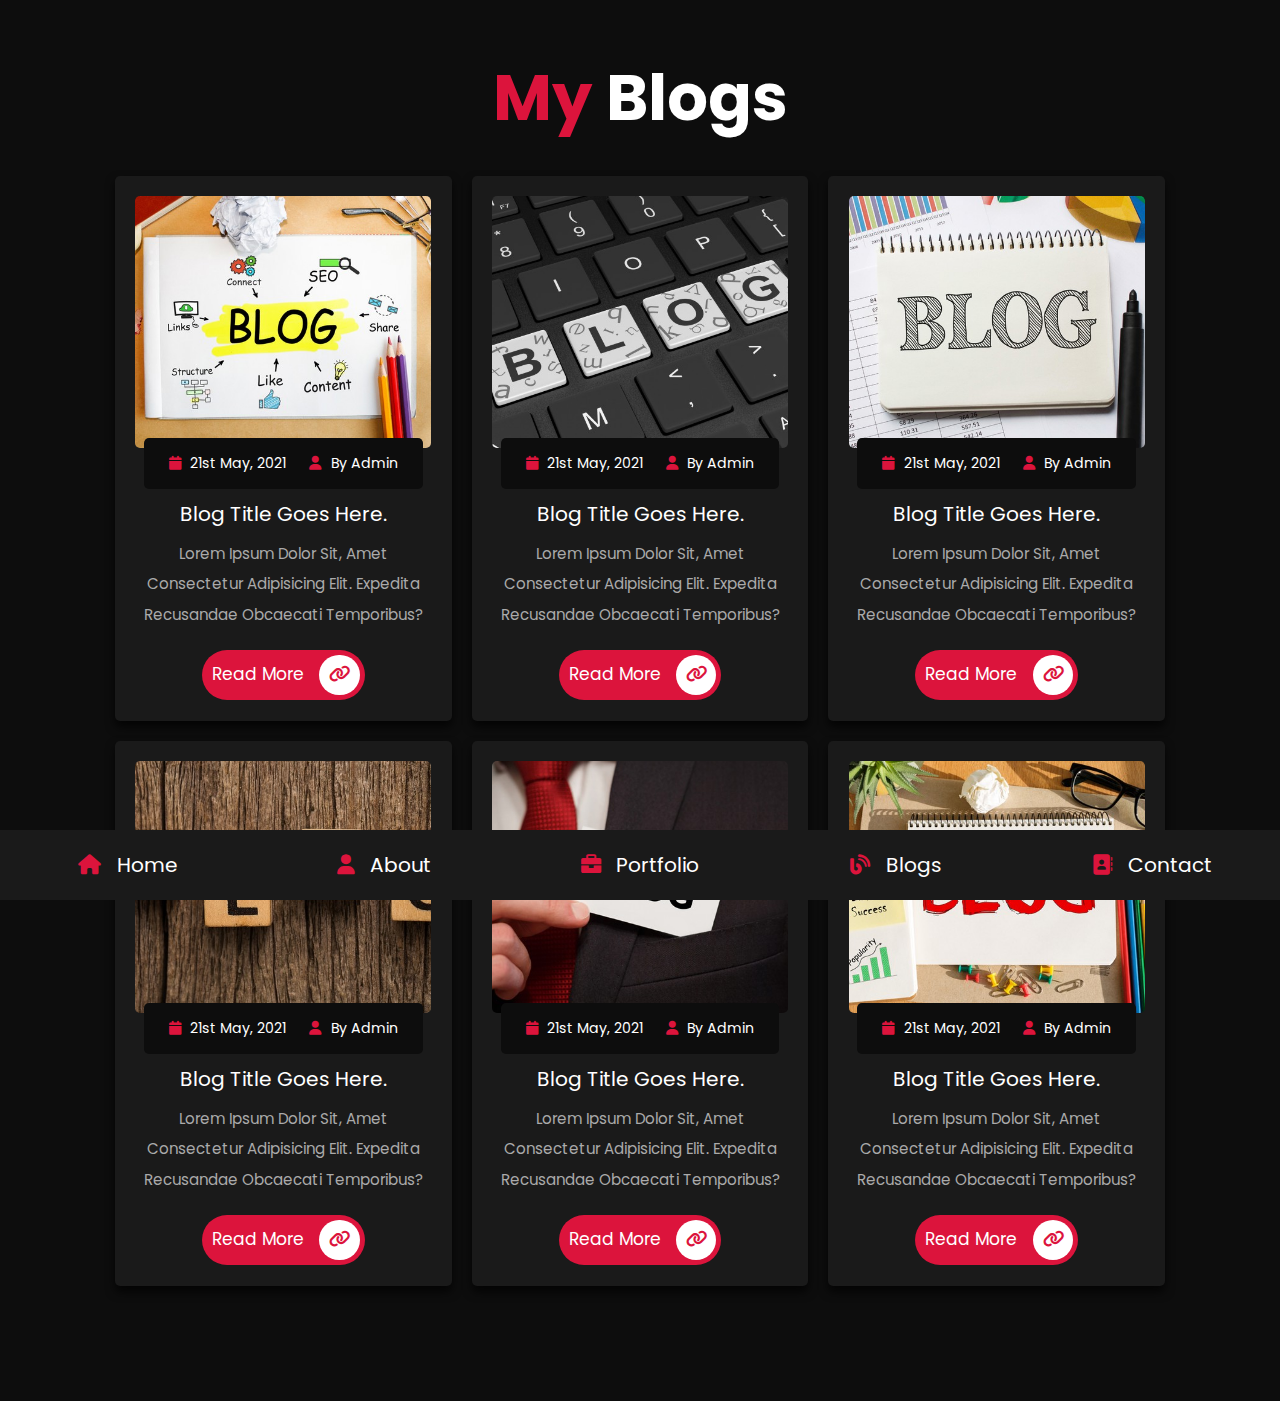
<file: personal portfolio site 2/blogs.html>
<!DOCTYPE html>
<html lang="en">
<head>
    <meta charset="UTF-8">
    <meta http-equiv="X-UA-Compatible" content="IE=edge">
    <meta name="viewport" content="width=device-width, initial-scale=1.0">
    <title>blogs</title>
    <link rel="stylesheet" href="https://cdnjs.cloudflare.com/ajax/libs/font-awesome/6.0.0-beta3/css/all.min.css">
    <link rel="stylesheet" href="css/style.css">
</head>
<body>
    
<nav class="navbar">
    <a href="home.html"><i class="fas fa-home"></i> <span>home</span></a>
    <a href="about.html"><i class="fas fa-user"></i> <span>about</span></a>
    <a href="portfolio.html"><i class="fas fa-briefcase"></i> <span>portfolio</span></a>
    <a href="blogs.html"><i class="fas fa-blog"></i> <span>blogs</span></a>
    <a href="contact.html"><i class="fas fa-address-book"></i> <span>contact</span></a>
</nav>


<section class="blogs">
    <h1 class="heading">
        <span>my</span> blogs
    </h1>

    <div class="box-container">
        <div class="box">
            <div class="image">    
                <img src="./images/blog1.jpg" alt="">
            </div>
            <div class="content">
                <div class="icons">
                    <a href=""><i class="fas fa-calendar"></i> 21st may, 2021</a>
                    <a href=""><i class="fas fa-user"></i> by admin </a>
                </div>
                <h3>blog title goes here.</h3>
                <p>Lorem ipsum dolor sit, amet consectetur adipisicing elit. Expedita recusandae obcaecati temporibus?</p>
                <a href="" class="btn"> read more <i class="fas fa-link"></i> </a>
            </div>
        </div>
        <div class="box">
            <div class="image">    
                <img src="./images/blog2.jpg" alt="">
            </div>
            <div class="content">
                <div class="icons">
                    <a href=""><i class="fas fa-calendar"></i> 21st may, 2021</a>
                    <a href=""><i class="fas fa-user"></i> by admin </a>
                </div>
                <h3>blog title goes here.</h3>
                <p>Lorem ipsum dolor sit, amet consectetur adipisicing elit. Expedita recusandae obcaecati temporibus?</p>
                <a href="" class="btn"> read more <i class="fas fa-link"></i> </a>
            </div>
        </div>
        <div class="box">
            <div class="image">    
                <img src="./images/blog3.jpg" alt="">
            </div>
            <div class="content">
                <div class="icons">
                    <a href=""><i class="fas fa-calendar"></i> 21st may, 2021</a>
                    <a href=""><i class="fas fa-user"></i> by admin </a>
                </div>
                <h3>blog title goes here.</h3>
                <p>Lorem ipsum dolor sit, amet consectetur adipisicing elit. Expedita recusandae obcaecati temporibus?</p>
                <a href="" class="btn"> read more <i class="fas fa-link"></i> </a>
            </div>
        </div>
        <div class="box">
            <div class="image">    
                <img src="./images/blog4.jpg" alt="">
            </div>
            <div class="content">
                <div class="icons">
                    <a href=""><i class="fas fa-calendar"></i> 21st may, 2021</a>
                    <a href=""><i class="fas fa-user"></i> by admin </a>
                </div>
                <h3>blog title goes here.</h3>
                <p>Lorem ipsum dolor sit, amet consectetur adipisicing elit. Expedita recusandae obcaecati temporibus?</p>
                <a href="" class="btn"> read more <i class="fas fa-link"></i> </a>
            </div>
        </div>
        <div class="box">
            <div class="image">    
                <img src="./images/blog5.jpg" alt="">
            </div>
            <div class="content">
                <div class="icons">
                    <a href=""><i class="fas fa-calendar"></i> 21st may, 2021</a>
                    <a href=""><i class="fas fa-user"></i> by admin </a>
                </div>
                <h3>blog title goes here.</h3>
                <p>Lorem ipsum dolor sit, amet consectetur adipisicing elit. Expedita recusandae obcaecati temporibus?</p>
                <a href="" class="btn"> read more <i class="fas fa-link"></i> </a>
            </div>
        </div>
        <div class="box">
            <div class="image">    
                <img src="./images/blog6.jpg" alt="">
            </div>
            <div class="content">
                <div class="icons">
                    <a href=""><i class="fas fa-calendar"></i> 21st may, 2021</a>
                    <a href=""><i class="fas fa-user"></i> by admin </a>
                </div>
                <h3>blog title goes here.</h3>
                <p>Lorem ipsum dolor sit, amet consectetur adipisicing elit. Expedita recusandae obcaecati temporibus?</p>
                <a href="" class="btn"> read more <i class="fas fa-link"></i> </a>
            </div>
        </div>
    </div>
</section>


</body>
</html>
</file>
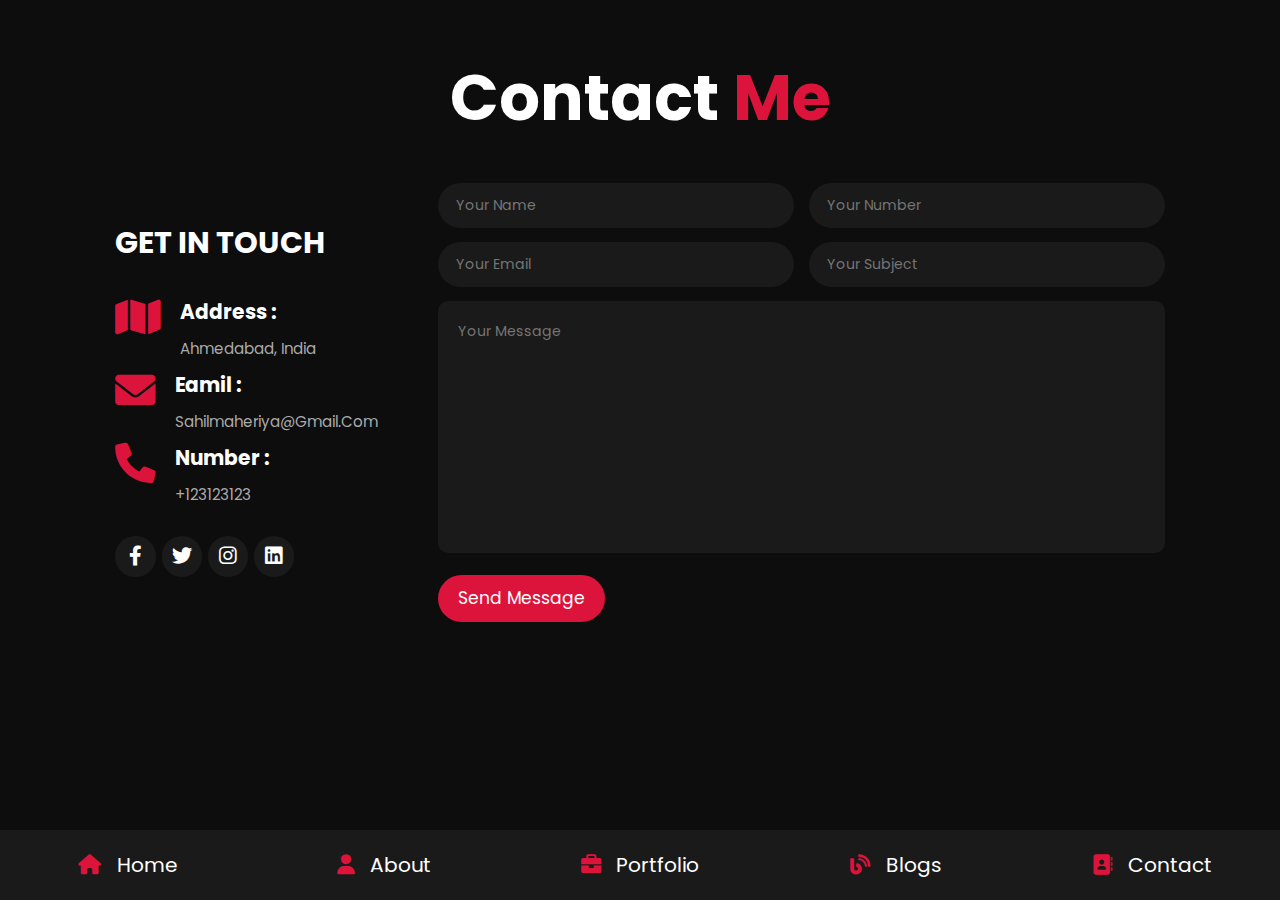
<file: personal portfolio site 2/contact.html>
<!DOCTYPE html>
<html lang="en">
<head>
    <meta charset="UTF-8">
    <meta http-equiv="X-UA-Compatible" content="IE=edge">
    <meta name="viewport" content="width=device-width, initial-scale=1.0">
    <title>contact</title>
    <link rel="stylesheet" href="https://cdnjs.cloudflare.com/ajax/libs/font-awesome/6.0.0-beta3/css/all.min.css">
    <link rel="stylesheet" href="css/style.css">
</head>
<body>
    
<nav class="navbar">
    <a href="home.html"><i class="fas fa-home"></i> <span>home</span></a>
    <a href="about.html"><i class="fas fa-user"></i> <span>about</span></a>
    <a href="portfolio.html"><i class="fas fa-briefcase"></i> <span>portfolio</span></a>
    <a href="blogs.html"><i class="fas fa-blog"></i> <span>blogs</span></a>
    <a href="contact.html"><i class="fas fa-address-book"></i> <span>contact</span></a>
</nav>


<section class="contact">
    <h1 class="heading">contact <span>me</span> </h1>
    <div class="row">
        <div class="info-container">
            <h1>get in touch</h1>
            <div class="box-container">
                <div class="box">
                    <i class="fas fa-map"></i>
                    <div class="info">
                        <h3>address : </h3>
                        <p>ahmedabad, india</p>
                    </div>
                </div>
                <div class="box">
                    <i class="fas fa-envelope"></i>
                    <div class="info">
                        <h3>eamil : </h3>
                        <p>sahilmaheriya@gmail.com</p>
                    </div>
                </div>
                <div class="box">
                    <i class="fas fa-phone"></i>
                    <div class="info">
                        <h3>number : </h3>
                        <p>+123123123</p>
                    </div>
                </div>
            </div>
            <div class="share">
                <a href="" class="fab fa-facebook-f"></a>
                <a href="" class="fab fa-twitter"></a>
                <a href="" class="fab fa-instagram"></a>
                <a href="" class="fab fa-linkedin"></a>
            </div>
        </div>

        <form action="">
            <div class="inputBox">
                <input type="text" placeholder="your name">
                <input type="number" placeholder="your number">
            </div>
            <div class="inputBox">
                <input type="email" placeholder="your email">
                <input type="text" placeholder="your subject">
            </div>
            <textarea name="" placeholder="your message" id="" cols="30" rows="10"></textarea>
            <input type="submit" value="send message" class="btn">
        </form>
    </div>
</section>

    
</body>
</html>
</file>
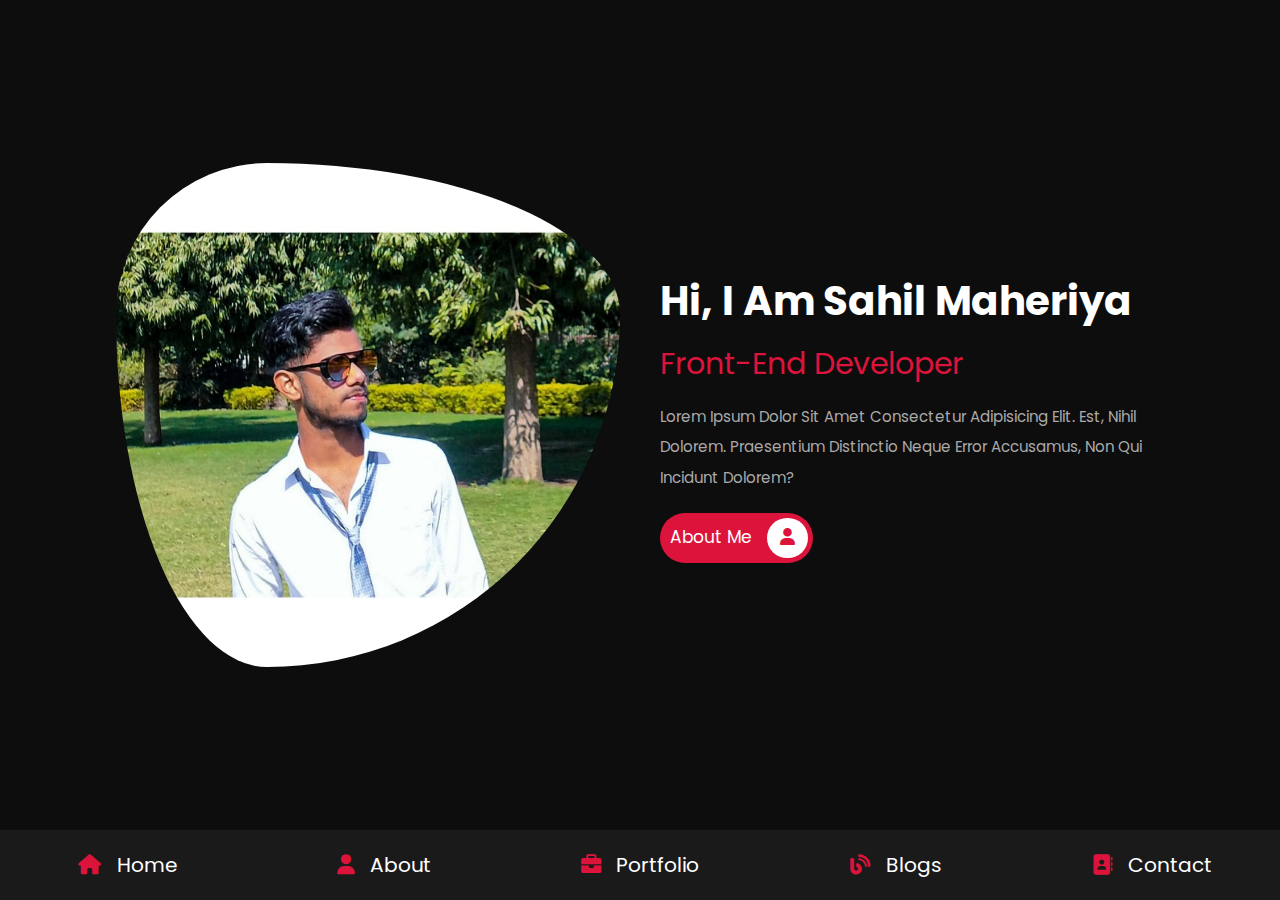
<file: personal portfolio site 2/home.html>
<!DOCTYPE html>
<html lang="en">
<head>
    <meta charset="UTF-8">
    <meta http-equiv="X-UA-Compatible" content="IE=edge">
    <meta name="viewport" content="width=device-width, initial-scale=1.0">
    <title>home</title>
    <link rel="stylesheet" href="https://cdnjs.cloudflare.com/ajax/libs/font-awesome/6.0.0-beta3/css/all.min.css">
    <link rel="stylesheet" href="css/style.css">
</head>
<body>
    
<nav class="navbar">
    <a href="home.html"><i class="fas fa-home"></i> <span>home</span></a>
    <a href="about.html"><i class="fas fa-user"></i> <span>about</span></a>
    <a href="portfolio.html"><i class="fas fa-briefcase"></i> <span>portfolio</span></a>
    <a href="blogs.html"><i class="fas fa-blog"></i> <span>blogs</span></a>
    <a href="contact.html"><i class="fas fa-address-book"></i> <span>contact</span></a>
</nav>

<section class="home">
    <div class="image">
        <img src="./images/user.jpg" alt="">
    </div>
    <div class="content">
        <h3>hi, i am sahil maheriya</h3>
        <span>front-end developer</span>
        <p>Lorem ipsum dolor sit amet consectetur adipisicing elit. Est, nihil dolorem. Praesentium distinctio neque error accusamus, non qui incidunt dolorem?</p>
        <a href="" class="btn">about me <i class="fas fa-user"></i></a>
    </div>
</section>
    
</body>
</html>
</file>
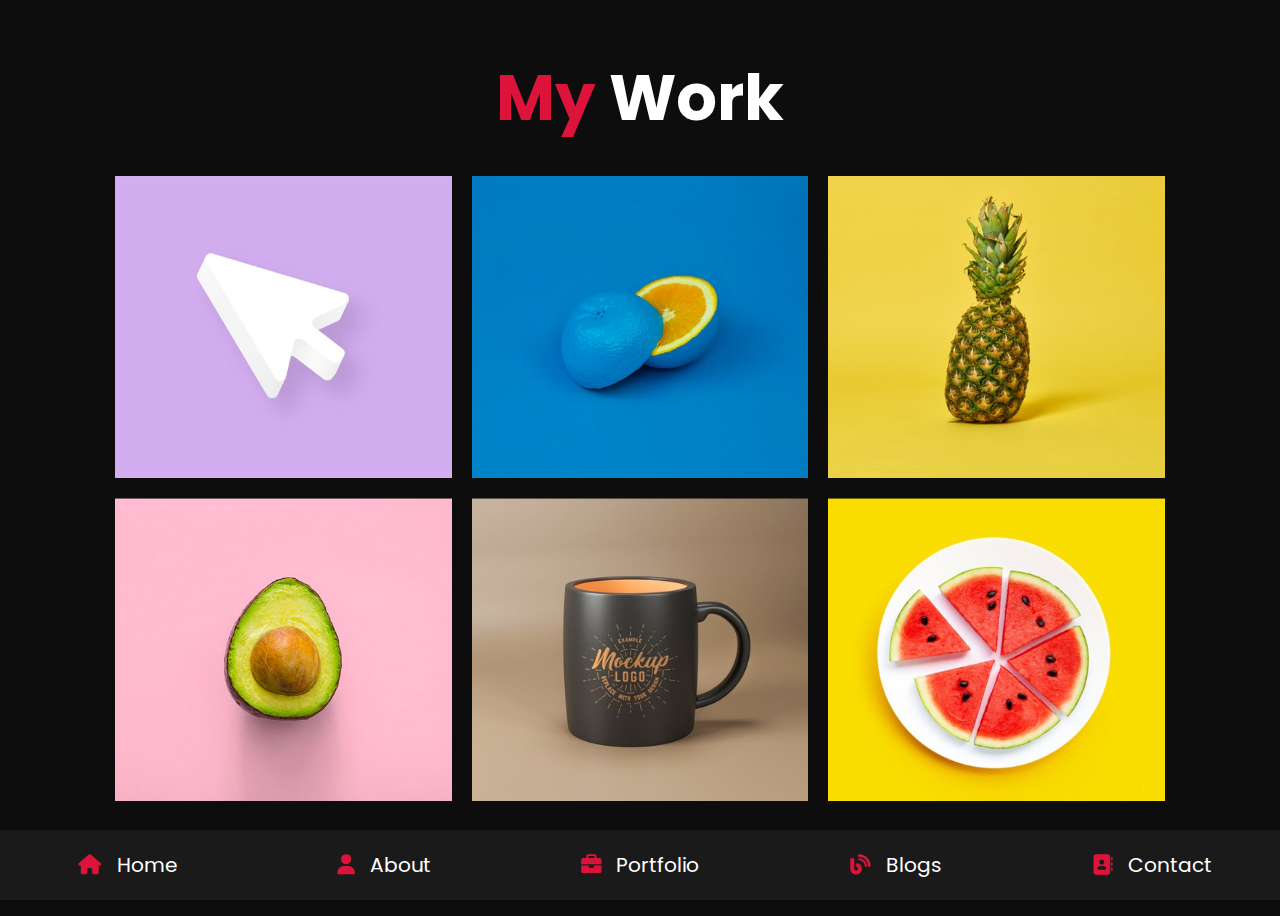
<file: personal portfolio site 2/portfolio.html>
<!DOCTYPE html>
<html lang="en">
<head>
    <meta charset="UTF-8">
    <meta http-equiv="X-UA-Compatible" content="IE=edge">
    <meta name="viewport" content="width=device-width, initial-scale=1.0">
    <title>portfolio</title>
    <link rel="stylesheet" href="https://cdnjs.cloudflare.com/ajax/libs/font-awesome/6.0.0-beta3/css/all.min.css">
    <link rel="stylesheet" href="css/style.css">
</head>
<body>
    
<nav class="navbar">
    <a href="home.html"><i class="fas fa-home"></i> <span>home</span></a>
    <a href="about.html"><i class="fas fa-user"></i> <span>about</span></a>
    <a href="portfolio.html"><i class="fas fa-briefcase"></i> <span>portfolio</span></a>
    <a href="blogs.html"><i class="fas fa-blog"></i> <span>blogs</span></a>
    <a href="contact.html"><i class="fas fa-address-book"></i> <span>contact</span></a>
</nav>
    

    <section class="portfolio">
        <h1 class="heading"><span>my </span> work </h1>
        <div class="box-container">
            <div class="box">
                <img src="./images/img-1.jpg" alt="">
                <div class="content">
                    <h3>project 1</h3>
                    <p>Lorem ipsum, dolor sit amet consectetur adipisicing elit. Ratione possimus sint repellat?</p>
                    <a href="#">read more</a>
                </div>
            </div>
            <div class="box">
                <img src="./images/img-2.jpg" alt="">
                <div class="content">
                    <h3>project 2</h3>
                    <p>Lorem ipsum, dolor sit amet consectetur adipisicing elit. Ratione possimus sint repellat?</p>
                    <a href="#">read more</a>
                </div>
            </div>
            <div class="box">
                <img src="./images/img-3.jpg" alt="">
                <div class="content">
                    <h3>project 3</h3>
                    <p>Lorem ipsum, dolor sit amet consectetur adipisicing elit. Ratione possimus sint repellat?</p>
                    <a href="#">read more</a>
                </div>
            </div>
            <div class="box">
                <img src="./images/img-4.jpg" alt="">
                <div class="content">
                    <h3>project 4</h3>
                    <p>Lorem ipsum, dolor sit amet consectetur adipisicing elit. Ratione possimus sint repellat?</p>
                    <a href="#">read more</a>
                </div>
            </div>
            <div class="box">
                <img src="./images/img-5.jpg" alt="">
                <div class="content">
                    <h3>project 5</h3>
                    <p>Lorem ipsum, dolor sit amet consectetur adipisicing elit. Ratione possimus sint repellat?</p>
                    <a href="#">read more</a>
                </div>
            </div>
            <div class="box">
                <img src="./images/img-6.jpg" alt="">
                <div class="content">
                    <h3>project 6</h3>
                    <p>Lorem ipsum, dolor sit amet consectetur adipisicing elit. Ratione possimus sint repellat?</p>
                    <a href="#">read more</a>
                </div>
            </div>
        </div>
    </section>


</body>
</html>
</file>
<file: BEFIT Fitness gym/css/style.css>
:root{
    --orange: #ff9f1a;
}

*{
    margin: 0;
    padding: 0;
    box-sizing: border-box;
    font-family: 'Open Sans', sans-serif;
    transition: all 0.3s linear;
    text-transform: capitalize;
    outline: none;
    text-decoration: none;
}

*::selection{
    background: var(--orange);
    color: #fff;
}

html{
    font-size: 62.5%;
    overflow-x: hidden;
}

.btn{   
    cursor: pointer;
    border: .2rem solid var(--orange);
    color: var(--orange);
    background: none;
    padding: .5rem 3rem ;
    margin-top: 1rem;
    position: relative;
    font-size: 2rem;
}

.heading{
    display: inline-block;
    color: #333;
    margin: 2rem 0;
    padding: 1rem 0;
    padding-top: 8rem;
    font-size: 3rem;
    border-bottom: .2rem solid var(--orange);
}

header{
    width: 100%;
    display: flex;
    align-items: center;
    justify-content: space-between;
    position: fixed;
    top: 0;
    left: 0;
    z-index: 1000;
    padding: 2rem 3rem;
}

header.header-active{
    background: #fff;
    box-shadow: 0 0.1rem .3rem rgba(0,0,0,0.3);
}

header.header-active .logo,
header.header-active .navbar a{
    color: #333;
}

/* header.header-active .navbar a.active,
header.header-active .navbar a:hover
{
    color: var(--orange);
} */


header ul{
    list-style: none;
    display: flex;
    align-items: center;
    justify-content: space-between;
}

header ul li{
    margin: 0 1rem;
}

header ul li a{
    color: #fff;
    font-size: 2rem;
}

header .navbar ul li a.active,
header .navbar ul li a:hover{
    color: var(--orange);
}

header .logo{
    font-size: 3rem;
    color: #fff;
}

header .logo span{
    color: var(--orange);
}

header #menu{
    font-size: 3rem;
    color: var(--orange);
    cursor: pointer;
    display: none;
}

.home{
    min-height: 100vh;
    background: linear-gradient(rgba(0,0,0,0.5),rgba(0,0,0,0.5)), url('../images/home.jpg')no-repeat;
    background-size: cover;
    background-position: center;
    background-attachment: fixed;
    display: flex;
    justify-content: center;
    align-items: center;
    flex-flow: column;
    clip-path: polygon(0 0, 100% 0, 100% 85%, 50% 100%, 0 85%);
}

.home h1{
    font-size: 6rem;
    color: #fff;
    text-align: center;
    text-shadow: 0 .3rem .5rem #000;
    padding: 0 1rem;
    text-transform: uppercase;
}

.about .row{
    min-height: 100vh;
    display: flex;
    align-items: center;
    justify-content: center;
    flex-wrap: wrap;
    padding-top: 8rem;
}

.about .row .image{
    flex: 1 1 40rem;
    padding: 2rem;
}

.about .row .image img{ 
    height: 100%;
    width: 100%;
    object-fit: cover;
}

.about .row .content{
    flex: 1 1 40rem;
    padding: 2rem;
}

.about .row .content h3{
    color: #333;
    font-size: 4rem;
}

.about .row .content p{
    font-size: 1.8rem;
    color: #666;
    padding: 1rem 0;
}

.service{
    min-height: 100vh;
    text-align: center;
}

.service .box-container{
    display: flex;
    justify-content: center;
    align-items: center;
    flex-wrap: wrap;
}

.service .box-container .box{
    height: 23rem;
    width: 35rem;
    margin: 1rem;
    overflow: hidden;
    position: relative;
    cursor: pointer;
}

.service .box-container .box img{
    width: 100%;
    height: 100%;
    object-fit: cover;
}

.service .box-container .box .info{
    height: 90%;
    width: 90%;
    position: absolute;
    top: 50%;
    left: 50%;
    transform: translate(-50%, -50%) scale(0);
    background: #fff;
    display: flex;
    align-items: center;
    justify-content: center;
    flex-direction: column;
}

.service .box-container .box:hover .info{
    transform: translate(-50%, -50%) scale(1 );    
}

.service .box-container .box .info h3{
    font-size: 2.5rem;
    color: #333;
}

.service .box-container .box .info p{
    font-size: 1.2rem;
    color: #333;
    padding: 1rem 2rem;
}

.trainer{
    min-height: 100vh;
    text-align: center;
    background: #333;
}

.trainer .heading{
    color: #fff;
}

.trainer .box-container{
    display: flex;
    justify-content: center;
    align-items: center;
    flex-wrap: wrap;
}

.trainer .box-container .box{
    height: 40rem;
    margin: 1.5rem 1rem;
    width: 27rem;
    border: .5rem solid var(--orange);
    overflow:hidden ;
    position: relative ;
    box-shadow: 0 .3rem .5rem #333;
}

.trainer .box-container .box img{
    width: 100%;
    height: 100%;
    object-fit: cover;
}

.trainer .box-container .box .info{
    color: #333;
    background: #fff;
    border-top: .5rem solid var(--orange);
    position: absolute;
    bottom: 0;
    left: 0;
    font-size: 2rem;
    width: 100%;
    padding: 1rem  0;
}

.trainer .box-container .box .share{
    position: absolute;
    top: 1rem;
    right: -100%;
    display: flex;
    flex-flow: column;
}

.trainer .box-container .box:hover .share{
    right: 0;
}

.trainer .box-container .box .share a{
    height: 4rem;
    width: 4.5rem;
    line-height: 4rem;
    color: #333;
    font-size: 2rem;
    background: #fff;
    margin: .5rem 1rem;
    border-radius: .5rem;
}

.trainer .box-container .box .share a:hover{
    background: var(--orange);
    color: #fff;
}

.plan{
    min-height: 100vh;
    text-align: center;
    background: #eee;
}

.plan .box-container{
    display: flex;
    justify-content: center;
    align-items: center;
    flex-wrap: wrap;
}

.plan .box-container .box{
    background: #fff;
    margin: 2rem;
    width: 30rem;
    box-shadow: 0 .3rem .5rem rgba(0,0,0,0.3);
}

.plan .box-container .box:hover{
    transform: scale(1.05);
}

.plan .box-container .box .title{
    font-size: 2.5rem;
    background: var(--orange);
    padding: 1rem 0;
    color: #fff;
}

.plan .box-container .box .price{
    font-size: 4rem;
    color: #333;
    padding-top: 1rem;
}

.plan .box-container .box .price span{
    font-size: 2rem;
    color: #333;
}

.plan .box-container .box .month{
    font-size: 2rem ;
    color: #666;
}

.plan .box-container .box ul{
    margin: 2rem 8rem;
    list-style: none;
}

.plan .box-container .box ul li{
    text-align: left;
    padding: .5rem 0;
    font-size: 1.5rem;
    color: #333;
}

.plan .box-container .box ul li i{
    color: var(--orange);
    padding: 0 .5rem;
}

.plan .box-container .box .btn{
    margin-bottom: 3rem;
}

.register{
    min-height: 100vh;
    text-align: center;
    background: #333;
}

.register .heading{
    color: #fff;
}

.register form{
    width: 75%;
    margin: 0 auto;
}

.register form .inputBox{
    display: flex;
    justify-content:space-between;
    align-items: center;
    flex-wrap: wrap;
}

.register form .inputBox input, textarea{    
    height: 4rem;
    width: 49%;
    background: #111;
    color: #fff;
    padding: 0 1rem;
    margin: 1rem 0;
    font-size: 2rem;
    border: none;
}

.register form textarea{
    height: 20rem;
    resize: none;
    padding: 1rem;
    width: 100%;
}

.register form .inputBox input:focus, textarea:focus{
    background: #222;
}

@media only screen and (max-width: 768px) {
    html{
        font-size: 55%;
    }
    header #menu{
        display: block;
    }
    header .navbar{
        position: fixed;
        top: -100rem;
        opacity: 0;
        left: 0;
        width: 100%;
        background: #fff;
        bottom: .1rem solid rgba(0,0,0,0.5);
    }
    header .navbar ul{
        flex-flow: column;
        padding: 2rem 0;
        width: 100%;
    }
    header .navbar ul li{
        margin: 1rem 0;
        text-align: center;
        width: 100%;
    }
    header .navbar ul li a{
        font-size: 2.5rem;
        color: #333;
        display: block;
    }   
    header .navbar.nav-toggle{
        top: 8rem;
        opacity: 1;
    }
    .register form{
        width: 90%;
    }
}

@media only screen and (max-width: 500px) {
    html{
        font-size: 50%;
    }
    .home h1{
        font-size: 5rem;
    }
    .register form .inputBox input, textarea{    
        width: 100%;
    }
}
</file>
<file: covid-19 website/css/style.css>
:root{
    --blue: #3c6382;
    --dark-blue: #0a3d62;
    
}

*{
    margin: 0;
    padding: 0;
    box-sizing: border-box;
    font-family: 'Poppins', sans-serif;
    text-decoration: none;
    outline: none;
    border: none;
    text-transform: capitalize;
    transition: all .2s linear;
}

*::selection{
    background: var(--dark-blue);
    color: #fff;
}

html{
    font-size: 62.5%;
    overflow-x: hidden;
    scroll-behavior: smooth;
}

section{
    min-height: 100vh;
    padding: 1rem 9%;
    padding-top: 8rem;
}

header{
    width: 100%;
    display: flex;
    justify-content: space-between;
    align-items: center;
    position: fixed;
    top: 0;
    left: 0;
    z-index: 1000;
    padding: 2rem;
}

.heading{
    text-align: center;
    color: var(--blue);
    font-size: 3.5rem;
    text-transform: uppercase;
    padding: 1rem;
}

header.sticky{
    background: #fff;
    box-shadow: 0 .5rem .8rem rgba(0, 0, 0, 0.1);
}

header .logo{
    font-size: 2.5rem;
    color: var(--dark-blue);
}

header .logo span{
    color: var(--blue);
}

header .navbar a{
    font-size: 1.8rem;
    margin-left: .8rem;
    padding: .5rem 2rem;
    border-radius: .5rem;
    color: var(--dark-blue);
}

header .navbar a:hover,
header .navbar a.active{
    color: #fff;
    background: var(--blue);
    box-shadow: 0 .5rem 1rem rgba(0, 0, 0, 0.1);
}

#menu{
    font-size: 3rem;
    color: var(--blue);
    cursor: pointer;
    display: none;
}

.home{
    background: url('../images/home-bg.jpg')no-repeat;
    background-size: cover;
    background-position: center;
    background-attachment: fixed;
}

.home .content{
    text-align: center;
    padding-top: 3rem;
}

.home .content h1{
    font-size: 5rem;
    color: var(--dark-blue);
}

.home .content h3{
    font-size: 3rem;
    color: var(--blue);
    font-weight: normal;
}

.home .content .btn{
    display: inline-block;
    padding: .7rem 3rem;
    color: #fff;
    background: var(--blue);
    font-size: 2rem;
    border-radius: .8rem;
    margin-top: 1.3rem;
    box-shadow: 0 .5rem 1rem rgba(0, 0, 0, 0.1);
}


.home .content .btn:hover{
    background: var(--dark-blue);
}



.prevent .box-container{
    display: flex;
    justify-content: center;
    align-items: center;
    flex-wrap: wrap;
}

.prevent .box-container .box{
    flex: 1 1 30rem;
    border-radius: .5rem;
    margin: 1.5rem;
    padding: 1rem;
    text-align: center;
}

.prevent .box-container .box img{
    height: 12rem;
    padding: 1rem;
}

.prevent .box-container .box h3{
    font-size: 2.2rem;
    color: var(--blue);
}

.prevent .box-container .box p{
    font-size: 1.3rem;
    color: var(--dark-blue);
}

.prevent .box-container .box:hover{
    box-shadow: 0 .2rem 1rem rgba(0, 0, 0, 0.1);
}


.symptoms{
    background: url('../images/background-img.jpg')no-repeat;
    background-size: cover;
    background-position: center;
    background-attachment: fixed;
}

.symptoms .column{
    display: flex;
    justify-content: center;
    align-items: center;
}

.symptoms .column .main-image img{
    width: 43vh;
}

.symptoms .column .box-container{
    display: flex;
    justify-content: center;
    align-items: center;
    flex-wrap: wrap;
}

.symptoms .column .box-container .box{
    margin: 1rem;
    text-align: center;
}

.symptoms .column .box-container .box img{
    width: 20rem;
    padding: 1rem;
}
.symptoms .column .box-container .box h3{
    font-size: 2rem;
    color: var(--blue);
}


.precautions .column{
    display: flex;
    justify-content: center;
    /* align-items: center; */
    flex-wrap: wrap;
}

.precautions .column .box-container{
    margin: 1.5rem;
    flex: 1 1 50rem;
    border: .1rem solid rgba(0, 0, 0, 0.1);
    box-shadow: 0 .5rem 1rem rgba(0, 0, 0, 0.1);
    border-radius: .5rem;
}

.precautions .column .box-container .title{
    padding: 1.5rem .5rem;
    text-align: center;
    font-size: 2.5rem;
    color: #fff;
    background: var(--blue);
}

.precautions .column .box-container:last-child .title{
    background: #ff3300;
}

.precautions .column .box-container .box{
    display: flex;
    justify-content: center;
    align-items: center;
    margin: 2rem;
}

.precautions .column .box-container .box img{
    width: 15rem;
}

.precautions .column .box-container .box .info h3{
    font-size: 2rem;
    padding: 1rem;
    color: var(--blue);
}

.precautions .column .box-container .box .info p{
    font-size: 1.4rem;
    color: var(--dark-blue);
    padding: 1rem;
}



.doctor{
    background: url('../images/background-img.jpg')no-repeat;
    background-size: cover;
    background-position: center;
    background-attachment: fixed;
}

.doctor .box-container{
    display: flex;
    justify-content: center;
    align-items: center;
    flex-wrap: wrap;
}

.doctor .box-container .box{
    border-radius: .5rem;
    box-shadow: 0 .5rem 1rem rgba(0, 0, 0, 0.1);
    padding: 1rem;
    margin: 1rem;
    text-align: center;
    background: #fff;
    border: .1rem solid rgba(0, 0, 0, 0.1);
    width: 33rem;
}

.doctor .box-container .box img{
    height: 20rem;
    width: 20rem;
    border-radius: 50%;
    margin: 1rem;
    object-fit: cover;
    background: var(--blue);
}

.doctor .box-container .box h3{
    font-size: 2rem;
    color: var(--blue);
}

.doctor .box-container .box span{
    font-size: 1.5rem;
    color: var(--dark-blue);
}

.doctor .box-container .box .share{
    border-top: .1rem solid rgba(0, 0, 0, 0.1);
    padding: 1rem;
    margin-top: 1rem;
}

.doctor .box-container .box .share a{
    border-radius: 50%;
    height: 4.5rem;
    width: 4.5rem;
    background: #eee;
    font-size: 2rem;
    margin: .4rem;
    color: var(--blue);
    line-height: 4.5rem;
}

.doctor .box-container .box .share a:hover{
    /* border-radius: 50%; */
    /* padding: 1.2rem 1.2rem; */
    background: var(--blue);
    color: #fff;
}

.hand-wash .column{
    display: flex;
    justify-content: center;
    align-items: center;
}

.hand-wash .column .main-image img{
    width: 25vw;
}

.hand-wash .column .box-container{
    display: flex;
    justify-content: center;
    align-items: center;
    flex-wrap: wrap;
}

.hand-wash .column .box-container .box{
    text-align: center;
    margin: 2rem;
}

.hand-wash .column .box-container .box img{
    height: 17rem;
    width: 17rem;
    padding: 1rem;    
}

.hand-wash .column .box-container .box h3{
    font-size: 1.8rem;
    color: var(--blue);
}


.footer{
    background: url('../images/background-img.jpg')no-repeat;
    background-size: cover;
    background-position: center;
    background-attachment: fixed;
}

.footer .box-container{
    display: flex;
    flex-wrap: wrap;
}

.footer .box-container .box{
    flex: 1 1 25rem;
    margin: 2rem;
}

.footer .box-container .box h3{
    font-size: 2.5rem;
    color: var(--blue);
    padding: 1rem 0;
}

.footer .box-container .box p{
    font-size: 1.5rem;
    color: var(--dark-blue);
    padding: .5rem 0;
}

.footer .box-container .box a{
    font-size: 1.5rem;
    color: var(--dark-blue);
    padding: .5rem 0;
    display: block;
}

.footer a:hover{
    text-decoration: underline;
}




@media only screen and (max-width: 1200px){
    html{
        font-size: 55%;
    }
}

@media only screen and (max-width: 910px){
    section{
        padding: 1rem 3%;
        padding-top: 8rem;
    }
    #menu{
        display: block;
    }
    header .navbar{
        position: absolute;
        top: 100%;
        left: 0;
        width: 100%;
        background: #fff;
        padding: 2rem;
        border-top: .1rem solid rgba(0, 0, 0, 0.1);
        transform-origin: top;
        transform: scaleY(0);
        opacity: 0;
    }
    header .navbar a{
        display: block;
        margin: 1.5rem 0;
        font-size: 2rem;
    }
    .fa-times{
        transform: rotate(180deg);
    }
    header .navbar.nav-toggle{
        transform: scaleY(1);
        opacity: 1;
    }
    .symptoms .column .main-image img{
        display: none;
    }
}

@media only screen and (max-width: 780px){
    html{
        font-size: 50%;
    }
    .home .content h1{
        font-size: 4rem;
    }
    .home .content h3{
        font-size: 2.5rem;
    }
    .symptoms .column .box-container .box img{
        width: 14rem;
        padding: 1rem;
    }
    .hand-wash .column{
        flex-direction: column;
    }
    .hand-wash .column .main-image img{
        display: none;
    }
}

@media only screen and (max-width: 450px){
    .home .content h1{
        font-size: 3.5rem;
    }
    .home .content h3{
        font-size: 2.5rem;
    }
    .precautions .column .box-container .box{
        flex-direction: column;
        text-align: center;
    }
    .doctor .box-container .box{
        width: 100%;
    }
}
</file>
<file: Marvel Cinematic Universe/css/style.css>
@import url('https://fonts.googleapis.com/css2?family=Yanone+Kaffeesatz:wght@200;300;400;500&display=swap');

:root{
    --red: #ff1a1a;

}

*{
    font-family: 'Yanone Kaffeesatz', sans-serif;
    margin: 0;
    padding: 0;
    box-sizing: border-box;
    text-decoration: none;
    outline: none;
    border: none;
    transition: all 0.3s linear;
    text-transform: capitalize;
}

*::selection{
    background: var(--red);
    color: #fff;
}

html{
    font-size: 66%;
    overflow-x: hidden;
}

body{
    overflow-x: hidden;
}

html::-webkit-scrollbar{
    width: 1.3rem;
}
html::-webkit-scrollbar-track{
    background: #000;
}
html::-webkit-scrollbar-thumb{
    background: var(--red);
}

section{
    min-height: 100vh;
    padding: 0 7%;
    padding-top: 11rem;
}

header{
    position: fixed;
    top: 2.5rem;
    left: 50%;
    transform: translateX(-50%);
    width: 93%;
    z-index: 1000;
    background: #fff;
    box-shadow: 0 0.5rem 1rem rgba(0, 0, 0, 0.1);
    display: flex;
    justify-content: space-between;
    align-items: center;
    padding: 2rem 3rem;
    border-radius: .5rem;
}

.btn{
    display: inline-block;
    padding: .7rem 4rem;
    font-size: 2rem;
    color: #fff;
    background: var(--red);
    padding-top: 1rem;
    margin-top: 1rem;
}

.heading{
    text-align: center;
    color: var(--red);
    text-transform: uppercase;
    font-size: 4rem;
    font-weight: normal;
}

.heading span{
    color: #666;
}

.btn:hover{
    transform: scale(1.05);
}

header .logo{
    color: #666;
    font-size: 2.5rem;
}

header .logo span{
    color: var(--red);
}

header .navbar ul{
    display: flex;
    justify-content: center;
    align-items: center;
    list-style: none;
}

header .navbar ul li{
    margin-left: 3rem;
}

header .navbar ul li a{
    font-size: 2rem;
    color: #333;
}

header .navbar ul li a:hover,
header .navbar ul li a.active{
    color: var(--red);
}

#menu{
    font-size: 2.5rem;
    color: #666;
    cursor: pointer;
    display: none;
}



.home{
    display: flex;
    justify-content: center;
    align-items: center;
    flex-wrap: wrap;
    background: linear-gradient(rgba(0,0,0,0.8), rgba(0,0,0,0.8)),
    url('../images/home-bg-min.jpg')no-repeat;
    background-size: cover;
    background-position: center;
    background-attachment: fixed;
}

.home .image{
    flex:0 0 40rem;
}

.home .image img{
    height: 100%;
    width: 100% ;
}

.home .content{
    flex: 1 1 40rem;
    padding: 4rem 0;    
}

.home .content h3{
    color: var(--red);
    font-size: 5rem;
    padding-bottom: 1rem;
}

.home .content h1{
    color: #fff;
    font-size: 7rem;
    font-weight: normal;
}

.home .content p{
    color: #aaa;
    font-size: 2.5rem;
    padding: 1rem 0;
}


.gallery{
    background: #f0f0f0;
}

.gallery .box-container{
    display: flex;
    justify-content: center;
    align-items: center;
    flex-wrap: wrap;
}

.gallery .box-container .box{
    flex: 0 0 30rem;
    height: 40rem;
    overflow: hidden;
    text-align: center;
    background: #333;
    padding: 2rem;
    margin: 2rem;
    border-radius: .5rem;
    position: relative;    
}

.gallery .box-container .box img{
    height: 100%;
    object-fit: cover;
}

.gallery .box-container .box .info{
    position: absolute;
    bottom: -120%;
    left: 50%;
    transform: translateX(-50%);
    width: 80%;
    background: #fff;
    padding: 2rem;
    border: .3rem solid var(--red);
    border-radius: .5rem;
    transform-origin: bottom;
}

.gallery .box-container .box:hover .info{
  bottom: 2rem;  
}

.gallery .box-container .box:hover img{
    transform: scale(1.1);
}

.gallery .box-container .box:hover{
    background: #000;
}  

.gallery .box-container .box .info h3{
    background: var(--red);
    color: #fff;
    font-size: 2.5rem;
    border-radius: .5rem;
    margin: 0 5rem;
    margin-top: -3.5rem;
}

.gallery .box-container .box p{
    font-size: 2rem;
    color: #666;
    padding: .5rem;
    padding-top: 2rem;
}



.about{
    background: #eee;
    padding-bottom: 3rem;
}

.about .row{
    display: flex;
    justify-content: center;
    align-items: center;
    flex-wrap: wrap;
}

.about .row .image{
    flex: 1 1 40rem;
    padding: 2rem 0;
    text-align: center;
}

.about .row .image img{
    height: 50rem;
}

.about .row .content{
    flex: 1 1 40rem;
    padding: 2rem 0;
    text-align: center;
}

.about .row .content h3{
    font-size: 5.5rem;
    color: #333;
}

.about .row .content p{
    font-size: 2.5rem;
    color: #333;
    padding: 1rem 0;
}




.movies{
    background: #222;
}

.movies .heading span{
    color: #fff;
}

.movies .box-container{
    display: flex;
    justify-content: center;
    align-items: center;
    flex-wrap: wrap;
}

.movies .box-container .box{
    flex: 1 1 30rem;
    height: 40rem;
    overflow: hidden;
    position: relative;
    margin: 2rem;
    box-shadow: 0 0.5rem 1rem rgba(0, 0, 0, 0.1);
}

.movies .box-container .box img{
    height: 100%;
    width: 100%;
    object-fit: cover;
}

.movies .box-container .box .info{
    padding: 2rem;
    width: 100%;
    position: absolute;
    bottom: -100%;
    left: 0;
    background: rgba(0,0,0,0.7);
}

.movies .box-container .box:hover .info{
    bottom: 0;
}

.movies .box-container .box .info h3{
    font-size: 3rem;
    color: #fff;
    padding-bottom: .5rem;
}

.movies .box-container .box .info span{
    font-size: 2rem;
    color: var(--red);
}

.movies .box-container .box .info .stars i{
    font-size: 2rem;
    color: orange;
    padding: 1rem .1rem;
}

.movies .box-container .box .info p{
    font-size: 2rem;
    color: #ccc;
    padding: 1rem 0;
}


.product{
    background: #eee;
}

.product .box-container{
    display: flex;
    justify-content: center;
    align-items: center;
    flex-wrap: wrap;
}

.product .box-container .box{
    margin: 1rem;
    padding: 2rem;
    background: #fff;
    border: .1rem solid rgba(0, 0, 0, 0.1);
    text-align: center;
    width: 27rem;
}

.product .box-container .box h3{
    font-size: 3rem;
    color: #444;
}

.product .box-container .box p{
    font-size: 2rem;
    color: #999;
    padding: 1rem 0;
}

.product .box-container .box .price{
    color: #666;
    font-size: 3rem;
}

.product .box-container .box:hover{
    box-shadow: 0 .5rem 1rem rgba(0, 0, 0, 0.1);
}

.product .box-container .box img{
    margin: 2rem 0;
    height: 17rem;
}

footer{
    text-align: center;
    background: #222;
}

footer .share{
    display: flex;
    align-items: center;
    justify-content: center;
    flex-wrap: wrap;
    padding: 2rem 0;
}

footer .share a{
    font-size: 2rem;
    color: #ccc;
    padding: 2rem;
} 

footer .share a:hover{
    color: #eee;
} 

footer a:hover{
    text-decoration: underline;
}

footer .credit{
    padding: 2rem 1rem;
    font-size: 3rem;
    color: #fff;
    background: #111;
}


.scroll-top{
    position: fixed;
    bottom: 7.5rem;
    right: 2rem;
    z-index: 1000;
    display: none;
}

.scroll-top img{
    height: 7rem;
    filter: drop-shadow(0 .3rem .5rem rgba(0,0,0,0.3));
}






@media only screen and (max-width: 991px){
    html{
        font-size: 55%;
    }
}

@media only screen and (max-width: 768px){
    #menu{
        display: block;
    }
    header .navbar{
        position: fixed;
        top: 120%;
        left: 0;
        background: #fff;
        width: 100%;
        border-radius: .5rem;
        box-shadow: 0 0.5rem 1rem rgba(0, 0, 0, 0.1);
        transform: scaleY(0);
        transform-origin: top;
        opacity: 0;
    }
    header .navbar ul{
        flex-direction: column;
        padding: 2rem;
    }
    header .navbar ul li{
        margin: 1rem 0;
        width: 100%;
    }
    header .navbar ul li a{
        display: block;
        font-size: 2.5rem;
        border-bottom: .1rem solid rgba(0, 0, 0, 0.1);
        padding: 1.5rem 0;
    }
    .fa-times{
        transform: rotate(180deg);
    }
    header .navbar.nav-toggle{
        transform: scaleY(1);
        opacity: 1;
    }
    .home .content{
        text-align: center;   
    }
}   

@media only screen and (max-width: 450px){
    html{
        font-size: 50%;
    }
    section{
        padding: 0 3%;
        padding-top: 11rem;
    }
    .about .row .image img{
        height: auto;
        width: 100%;
    }   
    .product .box-container .box{
        width: 100%;
    }

}
</file>
<file: medicare hospital/style.css>
@import url('https://fonts.googleapis.com/css2?family=Poppins:ital,wght@0,200;0,300;0,500;0,600;1,300&display=swap');

:root{
    --green:#16a085;
    --black:#444;
    --light-color:#777;
    --box-shadow:.5rem .5rem 0 rgba(22, 160, 133, .2);
    --text-shadow:.4rem .4rem 0 rgba(0, 0, 0, .2);
    --border: .2rem solid var(--green)
}

*{
    margin: 0;
    padding: 0;
    box-sizing: border-box;
    font-family: 'Poppins', sans-serif;
    outline: none;
    border: none;
    transition: .2s all linear;
    text-transform: capitalize;
}

html{
    font-size: 66%;
}

section{
    padding: 2rem 9%;
    padding-top: 10rem;
}

section:nth-child(even){
    background: #f5f5f5;
}

.btn{
    margin-top: 1rem;
    padding: .5rem;
    padding-left: 1rem;
    border: var(--border);
    border-radius: .5rem;
    box-shadow: var(--box-shadow);
    color: var(--green);
    cursor: pointer;
    font-size: 1.8rem;
    text-decoration: none;
}

.heading{
    text-align: center;
    padding-bottom: 2rem;
    text-shadow: var(--text-shadow);
    color: var(--black);
    font-size: 5rem;
    letter-spacing: .5rem;
    text-transform: uppercase;
}

.heading span{
    text-transform: uppercase;
    color: var(--green);
}

.btn span{
    padding: 0.6rem;
    background: var(--green);
    color: #fff;
    margin: 0 .5rem;
    border-radius: .2rem;
}

.btn:hover{
    background: var(--green);
    color: #fff;
}

.btn:hover span{
    color: var(--green);
    background: #fff;
    margin-left: 1rem;
}


.header{
    top: 0;
    left: 0;
    right: 0;
    position: fixed;
    z-index: 1000;
    box-shadow: 0 .5rem 1.5rem rgba(0, 0, 0, .1);
    display: flex;
    justify-content: space-between;
    align-items: center;
    background: #fff;
    padding: 2rem 10%;
}

.header .logo{
    font-size: 2rem;
    color: var(--black);
}

.header .logo i{
    color: var(--green);
}

.header .navbar a{
    font-size: 1.5rem;
    color: var(--light-color);
    margin-left: 2rem;
    text-decoration: none;
}

.header .navbar a:hover{
    color: var(--green);
}

.header #menu-btn{
    font-size: 2.5rem;
    background: #eee;
    border-radius: .5rem;
    color: var(--green);
    padding: 1rem 1.5rem;
    cursor: pointer;
    display: none;
}



.home{
    display: flex;
    align-items: center;
    flex-wrap: wrap;
    gap: 1.5rem;
    padding-top: 10rem;
}

.home .image{
    flex: 1 1 45rem;
}

.home .image img{
    width: 100%;
    height: 100%;
}

.home .content{
    flex: 1 1 45rem;
}

.home .content h3{
    font-size: 4.5rem;
    color: var(--black);
    line-height: 1;
    text-shadow: var(--text-shadow);
}

.home .content p{
    font-size: 1.7rem;
    color: var(--light-color);
    line-height: 1.5;
    padding: 1rem 0;
    margin: 1.5rem 0;
}


.icon-container{
    display: grid;
    gap: 2rem;
    grid-template-columns: repeat(auto-fit, minmax(20rem, 1fr));
    padding-top: 5rem;
    padding-bottom: 5rem;
}

.icon-container .icons{   
    border: var(--border);
    box-shadow: var(--box-shadow);
    border-radius: .5rem;
    text-align: center;
    padding: 2.5rem;
}

.icon-container .icons i{
    font-size: 4.5rem;
    color: var(--green);
    padding-bottom: 1rem;
}

.icon-container .icons h3{
    font-size: 3rem;
    color: var(--black);
    text-shadow: var(--text-shadow);
}

.icon-container .icons p{
    font-size: 1.5rem;
    color: var(--light-color);
}



.services .box-container{
    display: grid;
    grid-template-columns: repeat(auto-fit, minmax(30rem, 1fr));
    gap: 2rem;
}

.services .box-container .box{
    background: #fff;
    border-radius: .5rem;
    box-shadow: var(--box-shadow);
    border: var(--border);
    padding: 2.5rem;

}

.services .box-container .box i{
    font-size: 5rem;
    color: var(--green);
}

.services .box-container .box h3{
    font-size: 3rem;
    color: var(--black);
    padding: 1rem 0;
}

.services .box-container .box p{
    font-size: 1.3rem;
    color: var(--light-color);
    line-height: 2;
    padding-bottom: 1rem;
}


.about .row{
    display: flex;
    align-items: center;
    gap: 2rem;
    flex-wrap: wrap;
}

.about .row .image{
    flex: 1 1 45rem;
}

.about .row .image img{
    width: 100%;
}

.about .row .content{
    flex: 1 1 45rem;
}

.about .row .content h3{
    font-size: 4rem;
    color: var(--black);
    line-height:1.5;
    text-shadow: var(--text-shadow);
}

.about .row .content p{
    font-size: 1.5rem;
    color: var(--light-color);
    line-height: 2;
    padding: 1rem 0;
}



.doctors .box-container{
    display: grid;
    grid-template-columns: repeat(auto-fit, minmax(30rem, 1fr));
    gap: 2rem;
}

.doctors .box-container .box{
    text-align: center;
    background:#fff;
    border-radius: .5rem;
    border: var(--border);
    box-shadow: var(--box-shadow);
    padding: 2rem;
}

.doctors .box-container .box img{
    height: 20rem;
    border: var(--border);
    border-radius: .5rem;
    margin: 1rem 0;
}

.doctors .box-container .box h3{
    font-size: 2.5rem;
    color: var(--black);
}

.doctors .box-container .box {
    font-size: 1.5rem;
    color: var(--green);
}

.doctors .box-container .box .share{
    padding-top: 2rem;
}

.doctors .box-container .box .share a{
    width: 5rem;
    height: 5rem;
    line-height: 4.5rem;
    font-size: 2rem;
    color: var(--green);
    border: var(--border);
    border-radius: .5rem;
    text-decoration: none;
    margin: .3rem;
}

.doctors .box-container .box .share a:hover{
    background: var(--green);
    color: #fff;
    box-shadow: var(--box-shadow);
}



.book .row{
    display: flex;
    align-items: center;
    flex-wrap: wrap;
    gap: 2rem;
}

.book .row .image{
    flex: 1 1 45rem;
}

.book .row .image img{
    width: 100%;
}

.book .row form{
    flex: 1 1 45rem;
    background: #fff;
    border: var(--border);
    box-shadow: var(--box-shadow);
    text-align: center;
    padding: 2rem;
    border-radius: .5rem;
}

.book .row form h3{
    font-size: 3rem;
    color: var(--black);
    padding-bottom: 1rem;
}

.book .row form .box{
    width: 100%;
    border: var(--border);
    border-radius: .5rem;
    margin: .5rem 0;
    font-size: 1.5rem;
    text-transform: none;
    padding: 1rem;
    color: var(--black);
}   

.book .row form .btn{
    padding: 1rem 3rem;
}



.review .box-container{
    display: grid;
    grid-template-columns: repeat(auto-fit, minmax(30rem, 1fr));
    gap: 2rem;
}

.review .box-container .box{
    border: var(--border);
    box-shadow: var(--box-shadow);
    border-radius: .5rem;
    padding: 2rem;
    background: #fff;
    text-align: center;
    position: relative;
    overflow: hidden;
    z-index: 0;
}

.review .box-container .box img{
    height: 10rem;
    width: 10rem;
    border-radius: 50%;
    object-fit: cover;
    border: .5rem solid #fff;
}

.review .box-container .box h3{
    font-size: 2rem;
    color: #fff;
    padding: .5rem 0;
}

.review .box-container .box .stars i{
    color: #fff;
    font-size: 1.5rem;
}

.review .box-container .box .text{
    color: var(--light-color);
    font-size: 1.5rem;
    padding-top: 4rem;
    line-height: 1.5;
}

.review .box-container .box::before{
    content: '';
    position: absolute;
    top: -4rem;
    left: 50%;
    transform: translateX(-50%);
    background: var(--green);
    border-bottom-left-radius: 50%;
    border-bottom-right-radius: 50%;
    height: 25rem;
    width: 120%;
    z-index: -1;
}



.blogs .box-container{
    display: grid;
    grid-template-columns: repeat(auto-fit, minmax(30rem, 1fr));
    gap: 2rem;
}

.blogs .box-container .box{
    box-shadow: var(--box-shadow);
    border: var(--border);
    border-radius: .5rem;
    padding: 2rem;
}

.blogs .box-container .box .image{
    height: 20rem;
    overflow: hidden;
}

.blogs .box-container .box .image img{
    height: 100%;
    width: 100%;
    object-fit: cover;
}

.blogs .box-container .box:hover img{
    transform: scale(1.2);
}

.blogs .box-container .box .content{
    padding-top: 1rem;
}

.blogs .box-container .box .content .icon{
    display: flex;
    padding: 1rem 0;
    align-items: center;
    justify-content: space-between;
}

.blogs .box-container .box .content .icon a{
    font-size: 1.5rem;
    color: var(--light-color);
    text-decoration: none;
}

.blogs .box-container .box .content .icon a:hover{
    color: var(--green);
}

.blogs .box-container .box .content .icon a i{
    padding-right: .5rem;
    color: var(--green);
}

.blogs .box-container .box .content h3{
    font-size: 2.5rem;
    color: var(--black);
}

.blogs .box-container .box .content p{
    font-size: 1.5rem;
    color: var(--light-color);
    padding: 1rem 0;
    line-height: 2;
}



.footer .box-container{
    display: grid;
    grid-template-columns: repeat(auto-fit, minmax(27rem, 1fr));
    gap: 2rem;
}

.footer .box-container .box h3{
    font-size: 2.5rem;
    color: var(--black);
    padding: 1rem 0;
}

.footer .box-container .box a{
    display: block;
    font-size: 1.5rem;
    color: var(--light-color);
    padding: 1rem 0;
    text-decoration: none;
}

.footer .box-container .box a i{
    color: var(--green);
    padding-right: .5rem;
}

.footer .box-container .box a:hover i{
    padding-right: 2rem;
}





@media (max-width:991px){
    html{
        font-size: 55%;
    }
    .header{
        padding: 2rem;
    }
}

@media (max-width:700px){
    .header #menu-btn{
        display: initial;
    }
    .header .navbar{
        position: absolute;
        top: 115%;
        right:2rem;
        border-radius: .5rem;
        box-shadow: var(--box-shadow);
        width: 30rem;
        background: #fff;
        border: .2rem solid var(--green);
        transform: scale(0);
        opacity: 0;
        transform-origin: top right;
        transition: none;
    }
    .header .navbar a{
        font-size: 2rem;
        display: block;
        margin: 2.5rem;
    }
    .header .navbar.active{
        transform: scale(1);
        opacity: 1;
        transition: .3s all linear;
    }
}

@media (max-width:450px){
    html{
        font-size: 50%;
    }
}
</file>
<file: personal portfolio site/css/style.css>
:root{
    --main-color: #4C84FF;
    --primary-bg-color: #fff;
    --secondary-bg-color:#eee;
    --primary-text-color: #222;
    --secondary-text-color:#666;
}

@import url('https://fonts.googleapis.com/css2?family=Roboto:wght@300&display=swap');

*{
    margin: 0;
    padding: 0;
    box-sizing: border-box;
    font-family: 'Roboto', sans-serif; 
    text-transform: capitalize;
    border: none;
    outline: none;
    text-decoration: none;
    transition: all 0.2s linear;
}

*::selection{
    background: var(--main-color);
}

section{
    padding: 1rem;
    padding: 0 8%;
    min-height: 100vh;
}

html{
    font-size: 66%;
    overflow-x: hidden;
}

html::-webkit-scrollbar{
    width: 1.3rem;
}

html::-webkit-scrollbar-track{
    background: var(--secondary-bg-color);
}

html::-webkit-scrollbar-thumb{
    background: var(--main-color);   
}

body{
    background:var(--secondary-bg-color);
}

#menu{
    font-size: 2rem;
    background: var(--main-color);
    color: #fff;
    border-radius: 5rem;
    width: 5rem;
    height: 5rem;
    text-align: center;
    line-height: 5rem;
    position: fixed;
    top: 2rem;
    right: 2rem;
    cursor: pointer;
    z-index: 1000;
}

.navbar{
    position: fixed;
    top: 2.5rem;
    right: 2.5rem;
    padding: 1.1rem 2rem;
    padding-right: 4rem;
    z-index: 999;
    border: .2rem solid var(--main-color);
    border-radius: 1rem;
    background: #fff;
    opacity: 0;
    transform-origin: top right;
    transform: scale(0);    
}

.btn{
    display: inline-block;
    padding: .9rem 3.5rem;
    font-size: 2rem;
    background: transparent;
    color: #fff;
    border-radius: .5rem;
    box-shadow: 0 .5rem 1rem rgba(0, 0, 0, 0.1);
    margin-top: 1rem;
    position: relative;
    overflow: hidden;
    border: .2rem solid var(--main-color);
}

.btn::before{
    content: '';
    position: absolute;
    top: 50%;
    left: 50%;
    transform: translate(-50%, -50%);
    border-radius: 0.5rem;
    background: var(--main-color);
    height: 85%;
    width: 95%;
    z-index: -1;
    transition: .2s linear;
}

.btn:hover::before{
    top: 100%;
    transform: translate(-50%, 100%);
}

.btn:hover{
    color: var(--primary-text-color);
}

.navbar-active{
    opacity: 1;
    transform: scale(1);
}

.heading{
    font-size: 5rem;
    color: var(--primary-text-color);
    text-align: center;
    padding: 1rem;
    text-transform: uppercase;
}

.heading span{
    text-transform: uppercase;
    color: var(--main-color);
}

.navbar a{
    display: block;
    padding: 1rem;
    font-size: 2rem;
    padding-right: 7rem;
    color: var(--primary-text-color);
}

.navbar a:hover{
    color: var(--main-color);
    transform: translateX(1rem);
}

#menu.fa-times{
    transform: rotate(180deg);
}

.home{
    display: flex;
    align-items: center;
    justify-content: center;
    flex-wrap: wrap;
    /* height: 100vh; */
}

.home .image{
    flex:1 1 40rem;
    padding: 1rem;
    text-align: center;
}

.home .image img{
    height: 50rem;
    box-shadow: 0 .5rem 1rem rgba(0, 0, 0, 0.1);
    border-top: 3rem solid var(--primary-bg-color);
    border-right: 3rem solid var(--primary-bg-color);
    border-bottom: 3rem solid var(--main-color);
    border-left: 3rem solid var(--main-color);
}

.home .content{
    flex:1 1 40rem;
    padding: 1rem;
}

.home .content .hello{
    display: inline-block;
    padding: 1rem 0;
    font-size: 2.6rem;
    color: var(--secondary-text-color);
}

.home .content h3{
    color: var(--primary-text-color);
    font-size: 5rem;
}

.home .content h3 span{
    color: var(--main-color);
}

.home .content p{
    padding: 1rem 0;
    font-size: 2rem;
    color: var(--secondary-text-color);
}





.about .row{
    display: flex;
    justify-content: center;
    align-items: center;
    flex-wrap: wrap;
}

.about .row .box{
    flex: 1 1 40rem;
    background-color: var(--primary-bg-color);
    border-radius: .5rem;
    box-shadow: 0 .5rem 1rem rgba(0, 0, 0, 0.1);
    padding: 0.5rem 1.5rem;
    margin: 1rem;
}

.about .row .box .title{
    color: var(--primary-text-color);
    font-size: 2.5rem;
    padding: 1rem 0;
}

.about .row .box .progress{
    padding: 1rem 0;
}

.about .row .box h3{
    font-size: 1.7rem;
    color: var(--secondary-text-color);
    display: flex;
    justify-content: space-between;
}

.about .row .box .progress .bar{
    height: 2rem;
    border-radius: .5rem;
    border: .2rem solid var(--main-color);
    padding: .1rem;
    /* margin: .5rem 0; */
}

.about .row .box .progress .bar span{
    height: 100%;
    border-radius: .3rem;
    background-color: var(--main-color);
    display: block;
}

.about .row .box:nth-child(1) .progress:nth-child(2)  .bar span{
    width: 95%; 
}

.about .row .box:nth-child(1) .progress:nth-child(3)  .bar span{
    width: 89%; 
}

.about .row .box:nth-child(1) .progress:nth-child(4)  .bar span{
    width: 65%; 
}

.about .row .box:nth-child(1) .progress:nth-child(5)  .bar span{
    width: 75%; 
}




.about .row .box:nth-child(2) .progress:nth-child(2)  .bar span{
    width: 98%; 
}

.about .row .box:nth-child(2) .progress:nth-child(3)  .bar span{
    width: 67%; 
}

.about .row .box:nth-child(2) .progress:nth-child(4)  .bar span{
    width: 75%; 
}

.about .row .box:nth-child(2) .progress:nth-child(5)  .bar span{
    width: 60%; 
}


.about .row .box .exp-box{
    padding: 0 1.8rem;
    margin-top: 1rem;
    margin-bottom: 2rem;
    border-left: .2rem solid var(--main-color);
    position: relative;
}

.about .row .box .exp-box h3{
    font-size: 2rem;
    color: var(--main-color);
}

.about .row .box .exp-box p{
    color: var(--secondary-text-color);
    font-size: 1.5rem;
    padding: 1rem 0;
}

.about .row .box .exp-box::before{
    content: '';
    position: absolute;
    top: 0;
    left: -1.1rem;
    border-radius: 50%;
    height: 2rem;
    width: 2rem;
    background: var(--main-color );
}

.about .download{
    /* background: var(--primary-bg-color); */
    border-radius: .5rem;
    text-align: center;
    box-shadow: 0 0.5 1rem rgba(0, 0, 0, 0.1);
    padding: 2rem;
    padding-bottom: 3rem;
    margin: 1rem;
}



.services .box-container{
    display: flex;
    justify-content: center;
    align-items: center;
    flex-wrap: wrap;
}

.services .box-container .box{
    background: var(--primary-bg-color);
    border-radius: .5rem;
    box-shadow: 0 .5rem 1rem rgba(0, 0, 0, 0.1);
    margin: 1rem;
    padding: 1rem;
    width: 35rem;
    text-align: center;
    position: relative;
    z-index: 0;
}

.services .box-container .box .number{
    position: absolute;
    top: 1.5rem;
    left: 2rem;
    font-size: 2.5rem;
    color: var(--primary-text-color);
}

.services .box-container .box img{
    height: 7rem;
    width: 7rem;
    margin: 1rem;
}

.services .box-container .box h3{
    font-size: 2rem;
    color: var(--main-color);
}

.services .box-container .box p{
    font-size: 1.5rem;
    color: var(--secondary-text-color);
    padding: 1rem;
}

.services .box-container .box::before{
    content: '';
    position: absolute;
    top: 0;
    left: 0;
    width: 100%;
    height: 100%;
    background: var(--main-color);
    z-index: -1;
    clip-path: circle(25% at 0 0);
    opacity: 0.1;
    transition: .3s;
}

.services .box-container .box:hover:before{
    clip-path: circle(100%);
}


.portfolio .button-container{
    display: flex;
    justify-content: center;
    align-items: center;
    flex-wrap: wrap;
    padding: 1rem 0;
}

.portfolio .button-container .btn{
    margin: 0 1rem;
    cursor: pointer;
}

.portfolio .image-container{
    display: flex;
    justify-content: center;
    align-items: center;
    flex-wrap: wrap;
    padding: 1rem 0;
}

.portfolio .image-container .box{
    width: 35rem;
    margin: 1rem;
    border-radius: .5rem;
    box-shadow: 0 0.5rem 1rem rgba(0, 0, 0, 0.1);    
    overflow: hidden;
    height: 25rem;
    position: relative;
    border: 1.5rem solid var(--primary-bg-color);
    cursor: pointer;
}

.portfolio .image-container .box img{
    height: 100%;
    width: 100%;
    object-fit: cover;
}

.portfolio .image-container .box .info{
    position: absolute;
    top: 0;
    left: 0;
    height: 100%;
    width: 100%;
    background: var(--primary-bg-color);
    display: flex;
    justify-content: center;
    align-items: center;
    opacity: .9;
    transform: scale(0);
}

.portfolio .image-container .box .info h3{
    font-size: 2.5rem;
    color: var(--primary-text-color);
}

.portfolio .image-container .box:hover .info{
    transform: scale(1);
}




.blog .box-container{
    display: flex;
    justify-content: center;
    align-items: center;
    flex-wrap: wrap;
}

.blog .box-container .box{
    width: 35rem;
    border-radius: 1rem;
    border: 1rem solid var(--primary-bg-color);
    margin: 1rem;
    text-align: center;
    box-shadow: 0 0.5rem 1rem rgba(0, 0, 0, 0.1);
}

.blog .box-container .box  img{
    height: 20rem;
    width: 100%;
    object-fit: cover;
}

.blog .box-container .box .content{
    padding: 1.5rem;
}

.blog .box-container .box .content .info{
    border-radius: 0.5rem;
    border-radius: 0 0.5rem 1rem rgba(0,0,0,0.5);
    text-align: center;
    position: relative;
    font-size: 1.5rem;
    color: var(--primary-text-color);
    background: var(--primary-bg-color);
    padding: 1rem;
    margin-top: -4rem;
    margin-bottom: 1rem;
}

.blog .box-container .box .content .info i{
    font-size: 1.5rem;
    padding: 0 1rem;
    color: var(--main-color);
}

.blog .box-container .box .content .title{
    font-size: 2.5rem;
    color: var(--primary-text-color);
    padding: .5rem 0;
}


.blog .box-container .box .content p{
    font-size: 1.4rem;
    padding: 1rem 0; 
    color: var(--secondary-text-color);
}


.contact .row{
    display: flex;
    justify-content: center;
    flex-wrap: wrap;
}

.contact .row form{
    flex: 1 1 40rem;
    /* background: var(--primary-bg-color); */
    padding: 2rem;
    margin: 1rem;
    box-shadow: 0 0.5rem 1rem  rgba(0, 0, 0, 0.1);
    border-radius: 0.5rem;
}

.contact .row .map{
    flex: 1 1 40rem;
    margin: 1rem;
    box-shadow: 0 0.5rem 1rem rgba(0, 0, 0, 0.1);
}

.contact .row form .inputBox{
    display: flex;
    justify-content: space-between;
    flex-wrap: wrap;
}

.contact .row form input, .contact .row form textarea{
    padding: 1rem 0;
    margin: 1rem 0;
    font-size: 1.7rem;
    border-bottom: .1rem solid var(--secondary-text-color);
    color: var(--main-color);
    width: 100%; 
}

.contact .row form .inputBox input{
    width: 49%;
}


@media only screen and (max-width:1020px){
    html{
        font-size: 55%;
    }

    section{
        padding: 1rem;
        padding: 0 3%;
    }
}

@media only screen and (max-width:768px){
    .home .image img{
        height: auto;
        width: 100%;
    }
}

@media only screen and (max-width:400px){
    html{
        font-size: 50%;
    }
    
    .services .box-container .box{
        width: 100%;
    }
        
    .blog .box-container .box{
        width: 100%;
    }
}
</file>
<file: personal portfolio site 2/css/style.css>
@import url('https://fonts.googleapis.com/css2?family=Poppins:ital,wght@0,200;0,300;0,500;0,600;1,300&display=swap');

:root{
    --crimson : crimson;
    --black:#0d0d0d;
    --light-bg:#1a1a1a;
    --white-bg:#fff;
    --light-color:#aaa;
    --box-shadow:0 .5rem 1rem rgba(0,0,0,0.7);
}

*{
    font-family: 'Poppins', sans-serif;
    margin: 0;
    padding: 0;
    box-sizing: border-box;
    text-decoration: none;
    outline: none;
    border: none;
    text-transform: capitalize;
}

section{
    padding: 5rem 9%;
}

.heading{
    text-align: center;
    font-size: 5vw;
    color: var(--white-bg);
    margin-bottom: 3rem;
}

.heading span{
    color: var(--crimson);
}

.btn{
    display: inline-block;
    margin-top: 1rem;
    border-radius: 5rem;
    background: var(--crimson);
    font-size: 1.7rem;
    padding:0.5rem ;
    padding-left: 1rem;
    color: var(--white-bg);
}

.btn i{
    color: var(--crimson);
    background: var(--white-bg);
    padding: 1rem;
    border-radius: 5rem;
    height: 4rem;
    width: 4rem;
    text-align: center;
    margin-left: 1rem;
    transition: 0.2s linear;
}

.btn:hover i{
    margin-left: 2rem;
}


html{
    font-size: 63%;
    overflow-x: hidden;
}

html::-webkit-scrollbar{
    width: 1rem;
}

html::-webkit-scrollbar-track{
    background: var(--black);
}

html::-webkit-scrollbar-thumb{
    background: var(--crimson);
    border-radius: 5rem;
}

body{
    background:var(--black);
    padding-bottom: 6.5rem;
}

.navbar{
    position: fixed;
    bottom: 0;
    left: 0;
    right: 0;
    display: flex;
    align-items: flex-end;
    z-index: 1000;
}

.navbar a{
    padding: 2rem;
    font-size: 2rem;
    background: var(--light-bg);
    flex: 1;
    color: var(--white-bg);
    text-align: center;
    transition: .2s linear all;
}

.navbar a i{
    color: var(--crimson);
    padding-right: 1rem;
}

.navbar a:hover{
    background: var(--crimson);
    padding-bottom: 3rem;
}

.navbar a:hover i{
    color: var(--white-bg);
}


.home{
    display: flex;
    align-items: center;
    flex-wrap: wrap;
    gap: 4rem;
    min-height: calc(100vh - 6.5rem);
}

.home .image{
    flex: 1 1 42rem;
    text-align: center;
}

.home .image img{
    width: 50rem;
    height: 50rem;
    object-fit: cover;
    border-radius: 30% 70% 70% 30% / 30% 30% 70% 70% ;
}

.home .content{
    flex: 1 1 42rem;
}

.home .content  h3{
    color: var(--white-bg);
    font-size: 4rem;
    padding-bottom: .5rem;
}

.home .content span{
    font-size: 3rem;
    color: var(--crimson);
    padding: .5rem 0;
    display: block;    
}

.home .content p{
    font-size: 1.5rem;
    color: var(--light-color);
    padding: 1rem 0;
    line-height: 2;
}



.about .row{
    display: flex;
    align-items: center;
    flex-wrap: wrap;
    gap: 2;
}

.about .row .info-container{
    flex: 1 1 42rem;
}

.about .row .info-container h1{
    font-size: 3rem;
    color: var(--white-bg);
    text-transform: uppercase;
    padding-bottom: 1rem;
}

.about .row .info-container .box-container{
    padding: 1rem;
    display: flex;
    flex-wrap: wrap;
    gap: 2rem;
}

.about .row .info-container .box-container .box{
    /* flex: 1 1 20rem; */
}

.about .row .info-container .box-container .box h3{
    font-size: 1.5rem;
    color: var(--white-bg);
    font-weight: normal;
    line-height: 2.5;
}

.about .row .info-container .box-container .box h3 span{
    color: var(--light-color);
}

.about .row .count-container{
    flex: 1 1 42rem;
    display: flex;
    flex-wrap: wrap;
    gap: 2rem;
}

.about .row .count-container .box{
    flex: 1 1 20rem;
    padding: 3rem 4rem;
    border-radius: .5rem;
    background: var(--light-bg);
    box-shadow: var(--box-shadow);
}

.about .row .count-container .box h3{
    font-size:3rem;
    color: var(--crimson);
}

.about .row .count-container .box p{
    padding-top: 1rem;
    font-size: 1.5rem;
    color: var(--light-color);
}



.skills .box-container{
    display: grid;
    grid-template-columns: repeat(auto-fit, minmax(16rem,1fr));
    gap: 1.5rem;
}

.skills .box-container .box{
    padding: 2rem;
    text-align: center;
    box-shadow: var(--box-shadow);
    border-radius: .5rem;
    background: var(--light-bg);
}

.skills .box-container .box:hover{
    background: var(--white-bg);
    color: var(--light-bg);
}

.skills .box-container .box:hover h3{
    color: var(--light-bg);
}

.skills .box-container .box img{
    height: 7rem;
    margin-bottom: 1rem;
}

.skills .box-container .box h3{
    font-size: 2rem;
    color: var(--white-bg);
    font-weight: normal;
    text-transform: uppercase;
}


.education .box-container{
    display: flex;
    flex-wrap: wrap;
}

.education .box-container .box{
    flex: 1 1 40rem;
    margin-left: 2rem;
    padding: 2rem;
    padding-top: 0;
    padding-left: 3.5rem;
    padding-bottom: 2rem;
    border-left: .1rem solid var(--light-color);
    position: relative;
}

.education .box-container .box i{
    height: 4rem;
    width: 4rem;
    line-height: 4.5rem;
    font-size: 2rem;
    border-radius: 50%;
    background: var(--crimson);
    color: var(--white-bg);
    text-align: center;
    position: absolute;
    top: -1rem;
    left: -2rem;
}

.education .box-container .box span{
    font-size: 1.7rem;
    color: var(--white-bg);
    border-radius: 5rem;
    background: var(--light-color);
    padding: 0.5rem 1.5rem;
}

.education .box-container .box h3{
    padding: 1rem 0;
    font-size: 2rem;
    color: var(--white-bg);
    font-weight: normal;
    padding-top: 3rem;
}

.education .box-container .box p{
    font-size: 1.5rem;
    color: var(--light-color);
    line-height: 2;
}


.portfolio .box-container{
    display: grid;
    grid-template-columns: repeat(auto-fit, minmax(30rem,1fr));
    gap: 2rem;
}

.portfolio .box-container .box{
    height: 30rem;
    overflow: hidden;
    position: relative;
}

.portfolio .box-container .box:hover .content{
    transform: translateY(0);
}

.portfolio .box-container .box img{
    width: 100%;
    height: 100%;
    object-fit: cover;    
}

.portfolio .box-container .content{
    position: absolute;
    top: 0;
    left: 0;
    height: 100%;
    width: 100%;
    background: var(--light-bg);
    display: flex;
    flex-flow: column;
    align-items: center;
    justify-content: center;
    padding: 2rem;
    transform: translateY(-100%);
    transition: .2s linear all;
}

.portfolio .box-container .box .content h3{
    font-size: 2.5rem;
    color: var(--white-bg);
    text-transform: uppercase;
    font-weight: normal;
}

.portfolio .box-container .box .content p{
    font-size: 1.5rem;
    padding: 1rem 0;
    line-height: 2;
    color: var(--light-color);
}

.portfolio .box-container .box .content a{
    font-size: 2rem;
    color: var(--crimson);
}

.portfolio .box-container .box .content a:hover{
    color: var(--white-bg);
}



.blogs .box-container{
    display: grid;
    grid-template-columns: repeat(auto-fit, minmax(30rem,1fr));
    gap: 2rem;
}

.blogs .box-container .box{
    text-align: center;
    padding: 2rem;
    border-radius: .5rem;
    background: var(--light-bg);
    box-shadow: var(--box-shadow);
}

.blogs .box-container .box:hover .image img{
    transform: scale(1.2);
}

.blogs .box-container .box .image{
    height: 25rem;
    width: 100%;
    border-radius: .5rem;
    overflow: hidden;
}

.blogs .box-container .box .image img{
    width: 100%;
    height: 100%;
    object-fit: cover;
    transition: .2s linear all;
}

.blogs .box-container .box .content h3{
    font-size: 2rem;
    color: var(--white-bg);
    font-weight: normal;
}

.blogs .box-container .box .content p{
    color: var(--light-color);
    font-size: 1.5rem;
    padding: 1rem 0;
    line-height: 2;
}

.blogs .box-container .box .content .icons{
    position: relative;
    top: -1rem;
    border-radius: .5rem;
    display: inline-block;
    padding: 1.5rem;
    background: var(--black);
}

.blogs .box-container .box .content .icons a{
    font-size: 1.4rem;
    color: var(--white-bg);
    margin:0 1rem ;
}

.blogs .box-container .box .content .icons a i{
    color: var(--crimson);
    padding-right: .5rem;
}

.blogs .box-container .box .content .icons a:hover{
    color: var(--crimson);
}



.contact .row{
    display: flex;
    align-items: center;
    flex-wrap: wrap;
    gap: 2rem;
}

.contact .row .info-container{
    width: 30rem;
}

.contact .row .info-container h1{
    font-size: 3rem;
    text-transform: uppercase;
    color: var(--white-bg);
    padding-bottom: 1rem;
}

.contact .row .info-container p{
    font-size: 1.5rem;
    color: var(--light-color);
    padding: 1rem 0;
}

.contact .row .info-container .box-container{
    padding: 2rem 0;
}

.contact .row .info-container .box-container .box{
    display: flex;
    gap: 2rem;
}

.contact .row .info-container .box-container .box i{
    font-size: 4rem;
    color: var(--crimson);
}

.contact .row .info-container .box-container .box .info h3{
    color: var(--white-bg);
    font-size: 2rem;
}

.contact .row .info-container .share a{
    font-size: 2rem;
    height: 4rem;
    width: 4rem;
    line-height: 4rem;
    border-radius: 50%;
    background: var(--light-bg);
    color: var(--white-bg);
    margin-right: .3rem;
    text-align: center;
}

.contact .row .info-container .share a:hover{
    background: var(--crimson);
}

.contact .row form{
    flex: 1 1 40rem;
}

.contact .row form .btn{
    padding: 1rem 2rem;
    cursor: pointer;
}

.contact .row form .btn:hover{
    background: var(--white-bg);
    color: var(--light-bg);
}

.contact .row form .inputBox{
    display: flex;
    flex-wrap: wrap;
    justify-content: space-between;
}

.contact .row form .inputBox input{
    width: 49%;
}

.contact .row form textarea{
    width: 100%;
    padding: 2rem;
    resize: none;
    height: 25rem;
    border-radius: 1rem;
}

.contact .row form .inputBox input, textarea{
    border-radius: 5rem;
    padding: 1.2rem 1.8rem;
    font-size: 1.4rem;
    color: var(--white-bg);
    margin: .7rem 0;
    background: var(--light-bg);
}




@media (max-width:1200px){
    html{
        font-size: 55%;
    }
    section{
        padding: 3rem 2rem;
    }
}

@media (max-width:750px){
    .navbar a i{
        padding: 0;
    }
    .navbar a span{
        display: none;
    }
    .navbar a i:hover{
        padding-bottom: 3rem;
    }
    .home{
        text-align: center;
    }
    .home .image img{
        height: 30rem;
        width: 30rem;
    }
    .home .content h3{
        font-size: 3rem;
    }
    .home .content span{
        font-size: 2rem;
    }
    .heading{
        font-size: 12vw;
    }
}

@media (max-width:450px){
    html{
        font-size: 50%;
    }
    .contact .row form .inputBox input{
        width: 100%;
    }
    .about .row .count-container{
        margin-top: 3rem;
    }    
    .contact .row .info-container{
        width: 100%;
    }
    .contact .row .share{
        display: flex;
        justify-content: space-between;
    }
    .contact .row form{
        margin: 1rem 0;
    }
}
</file>
